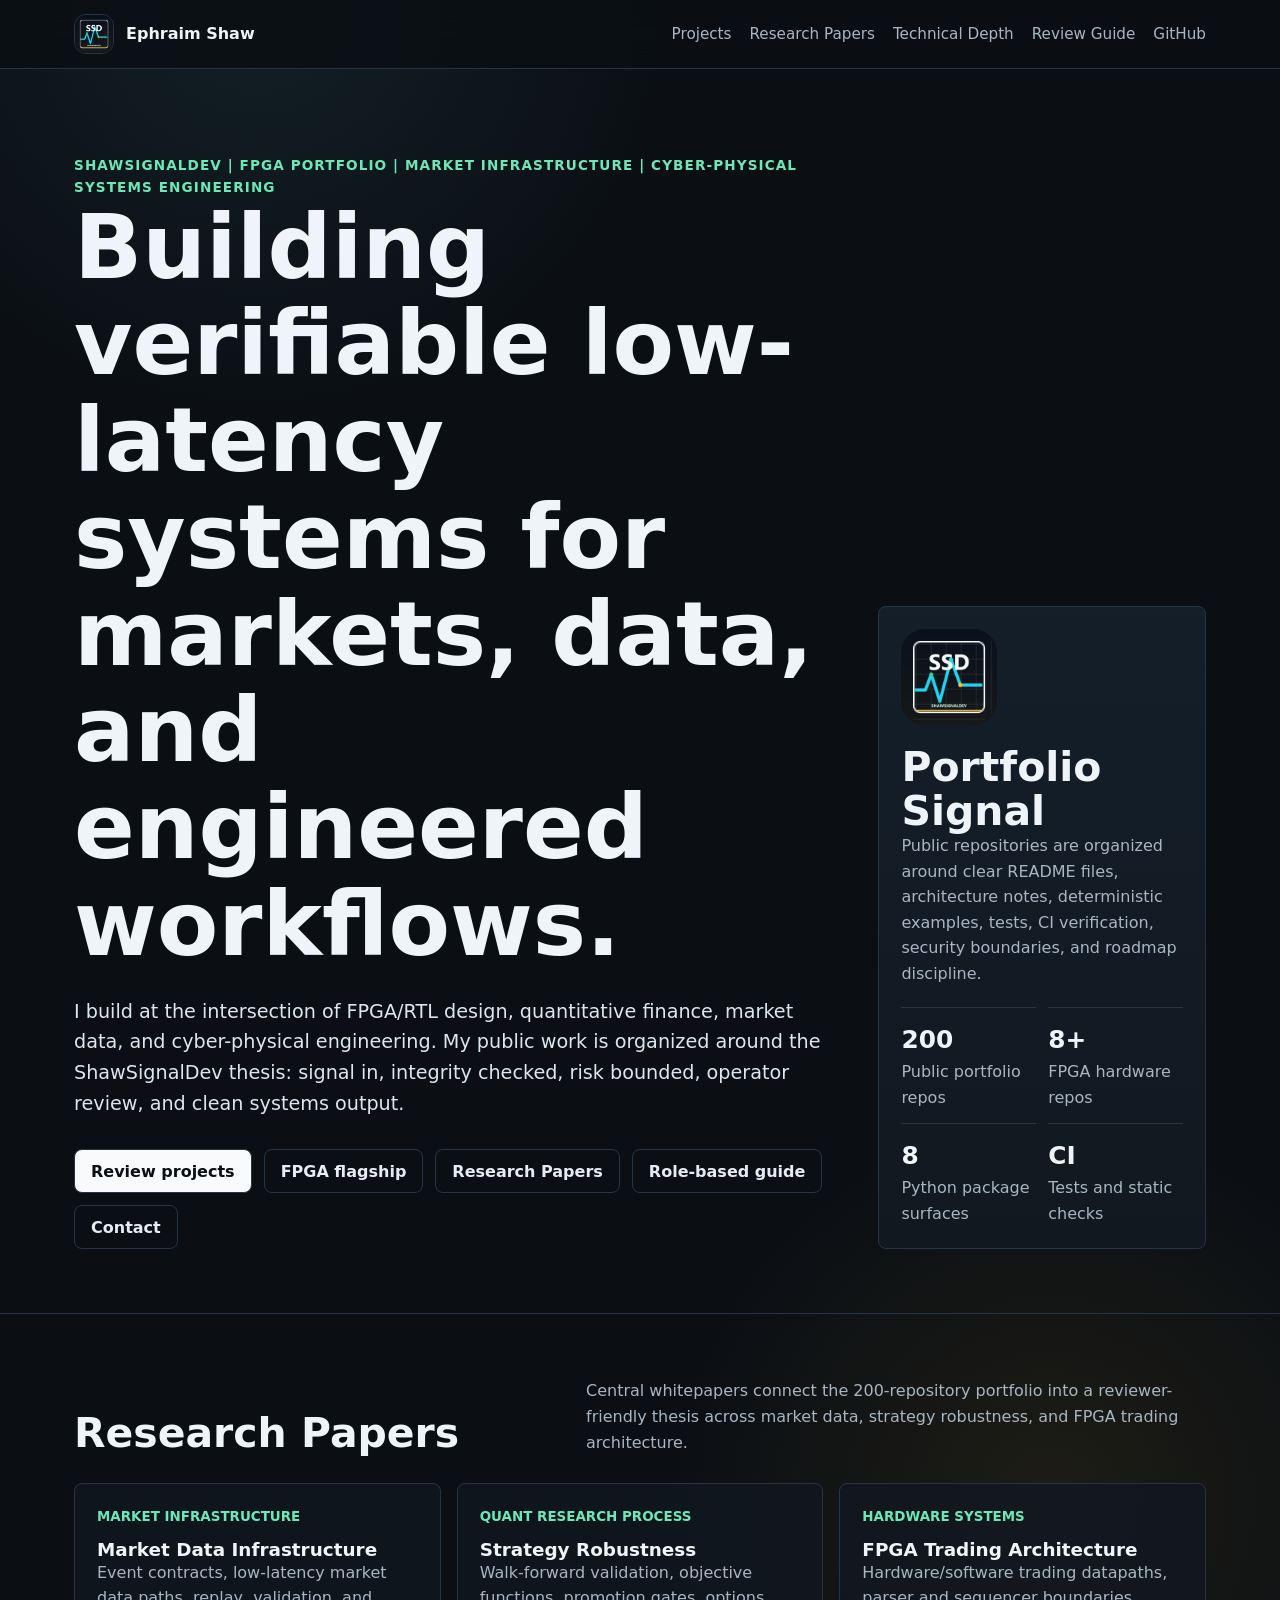
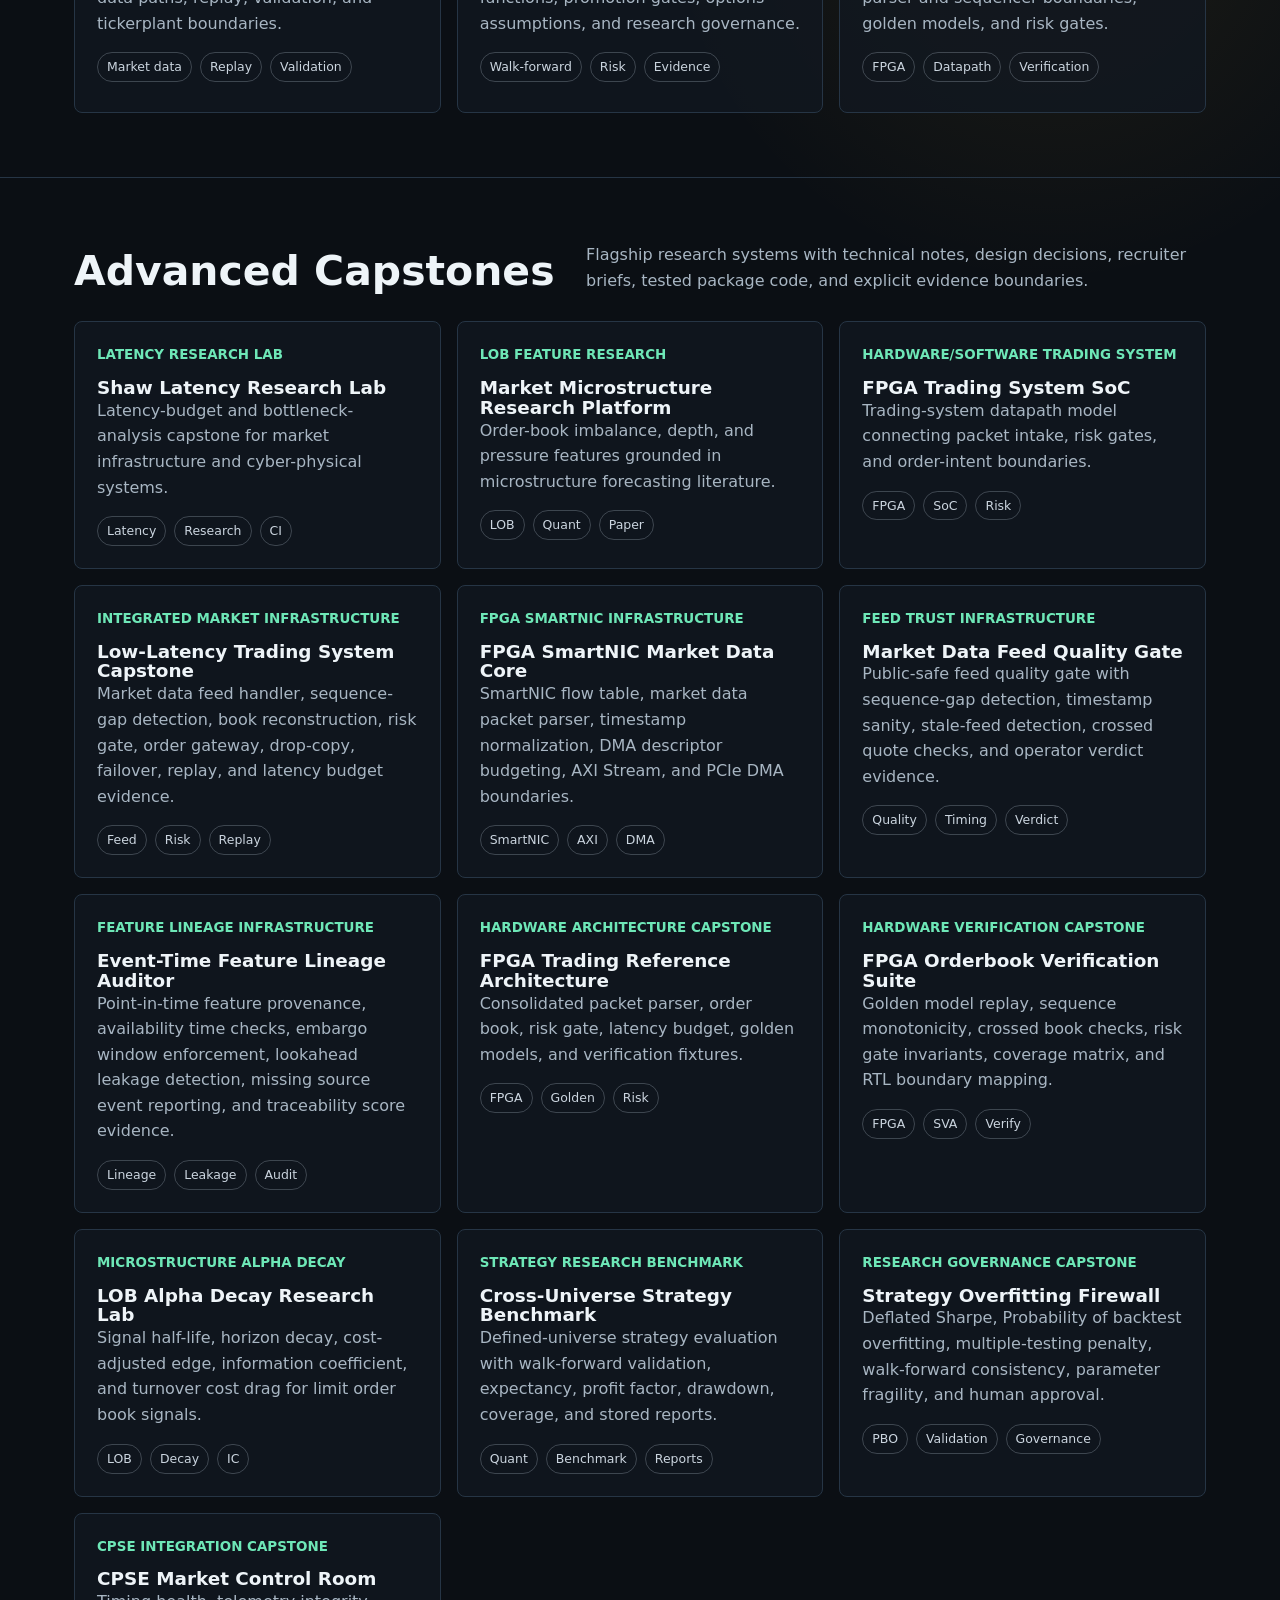
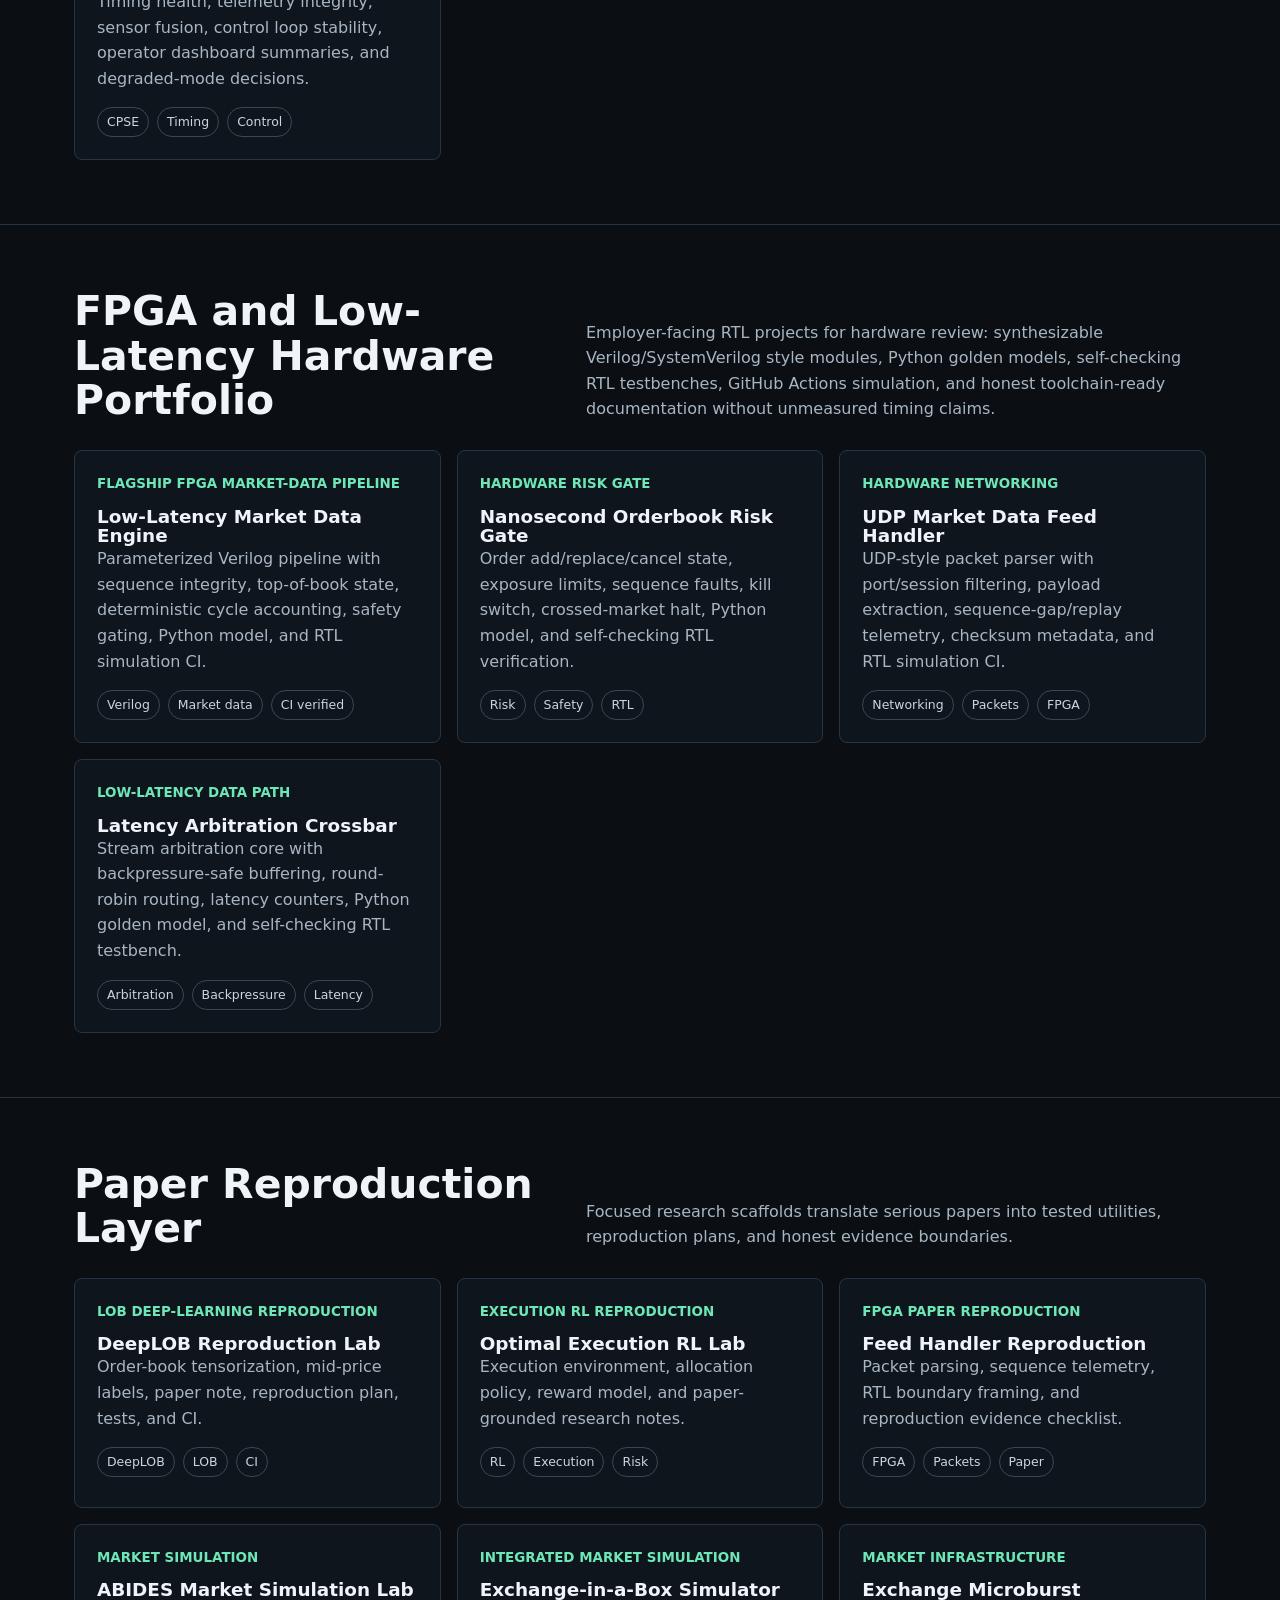
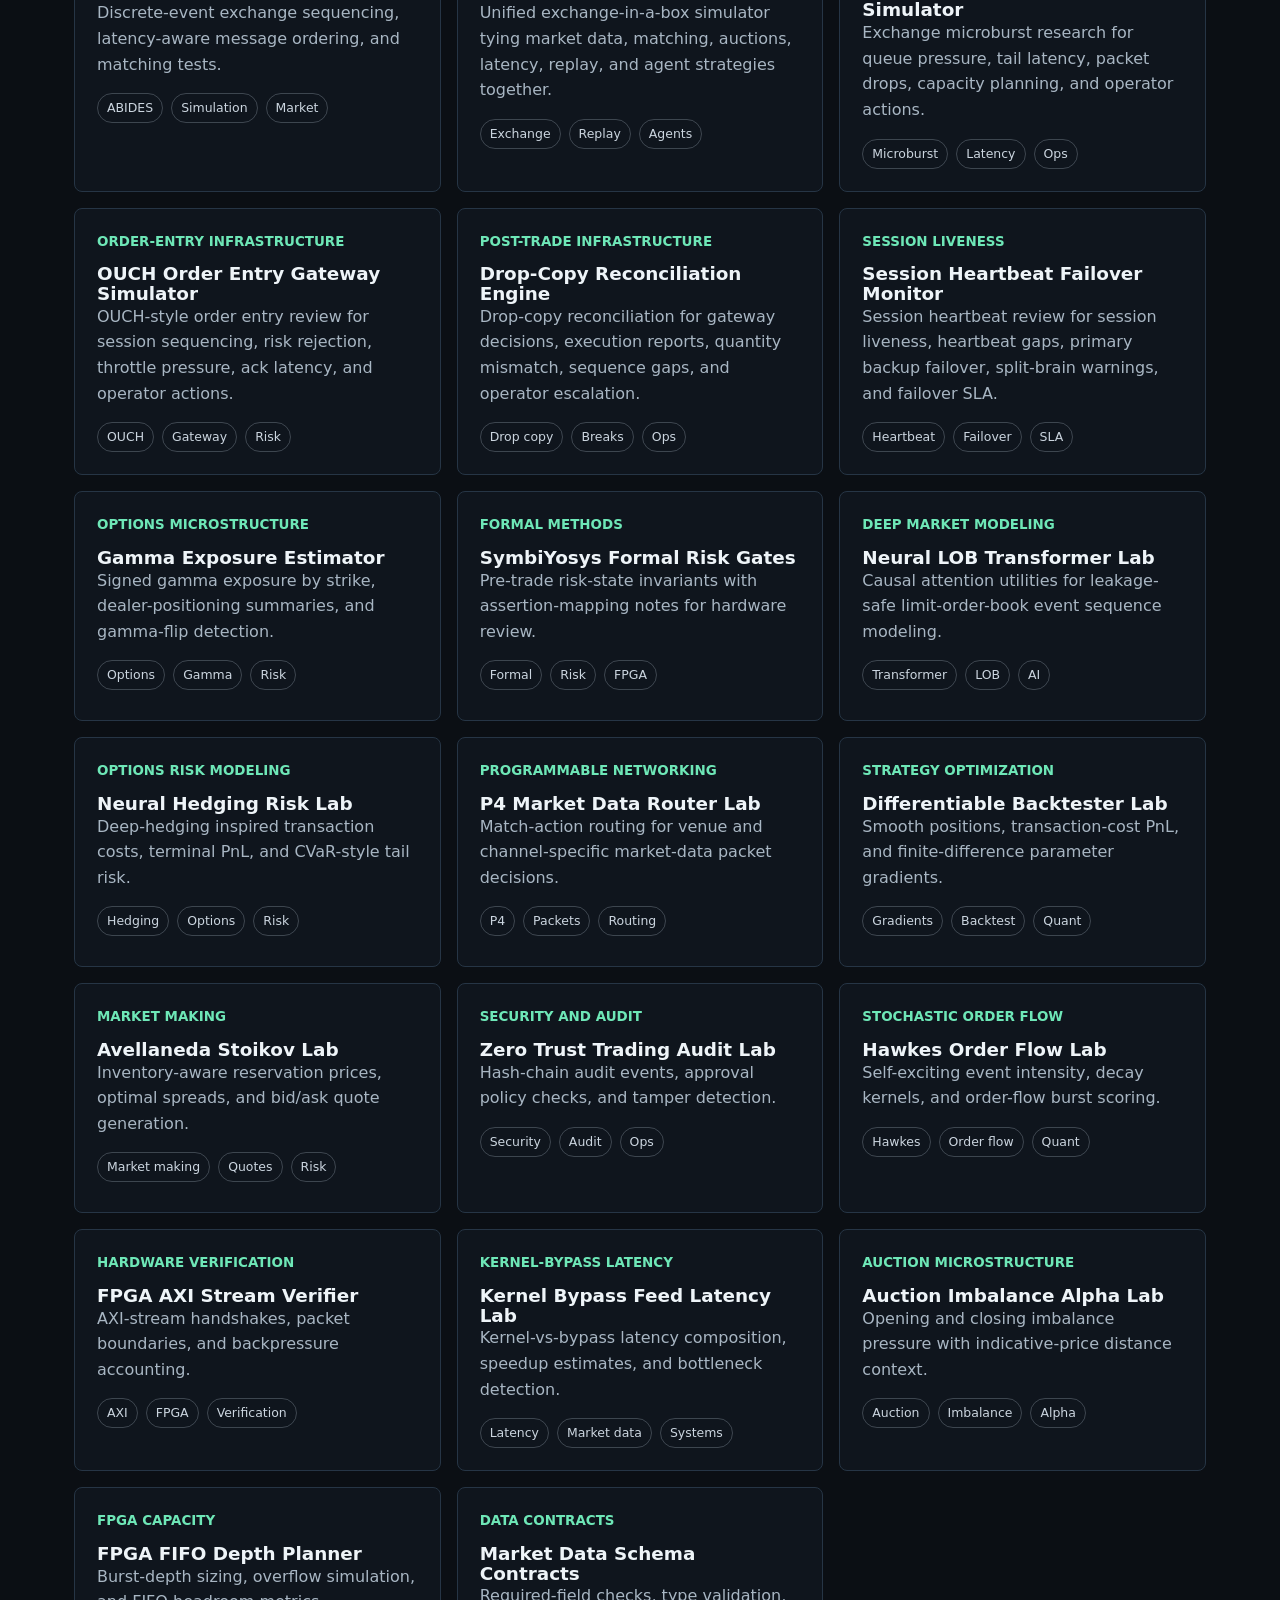
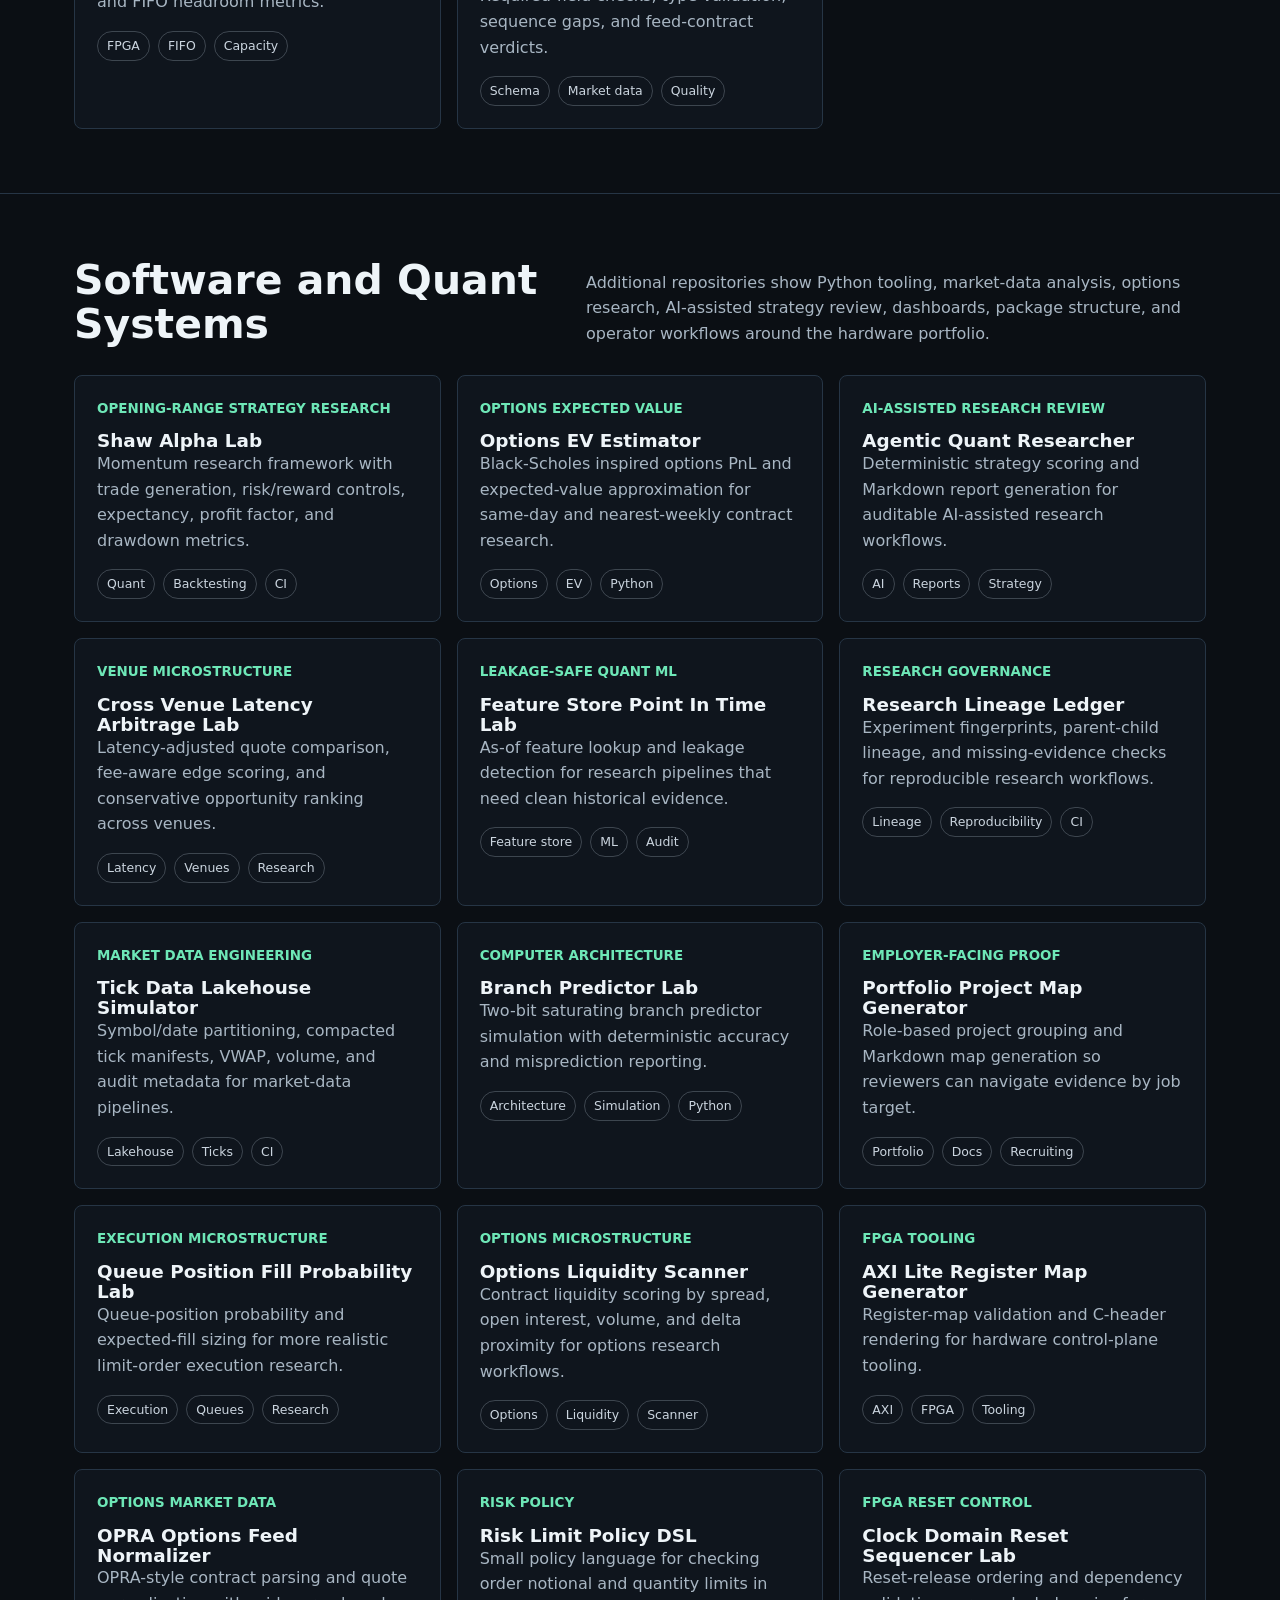
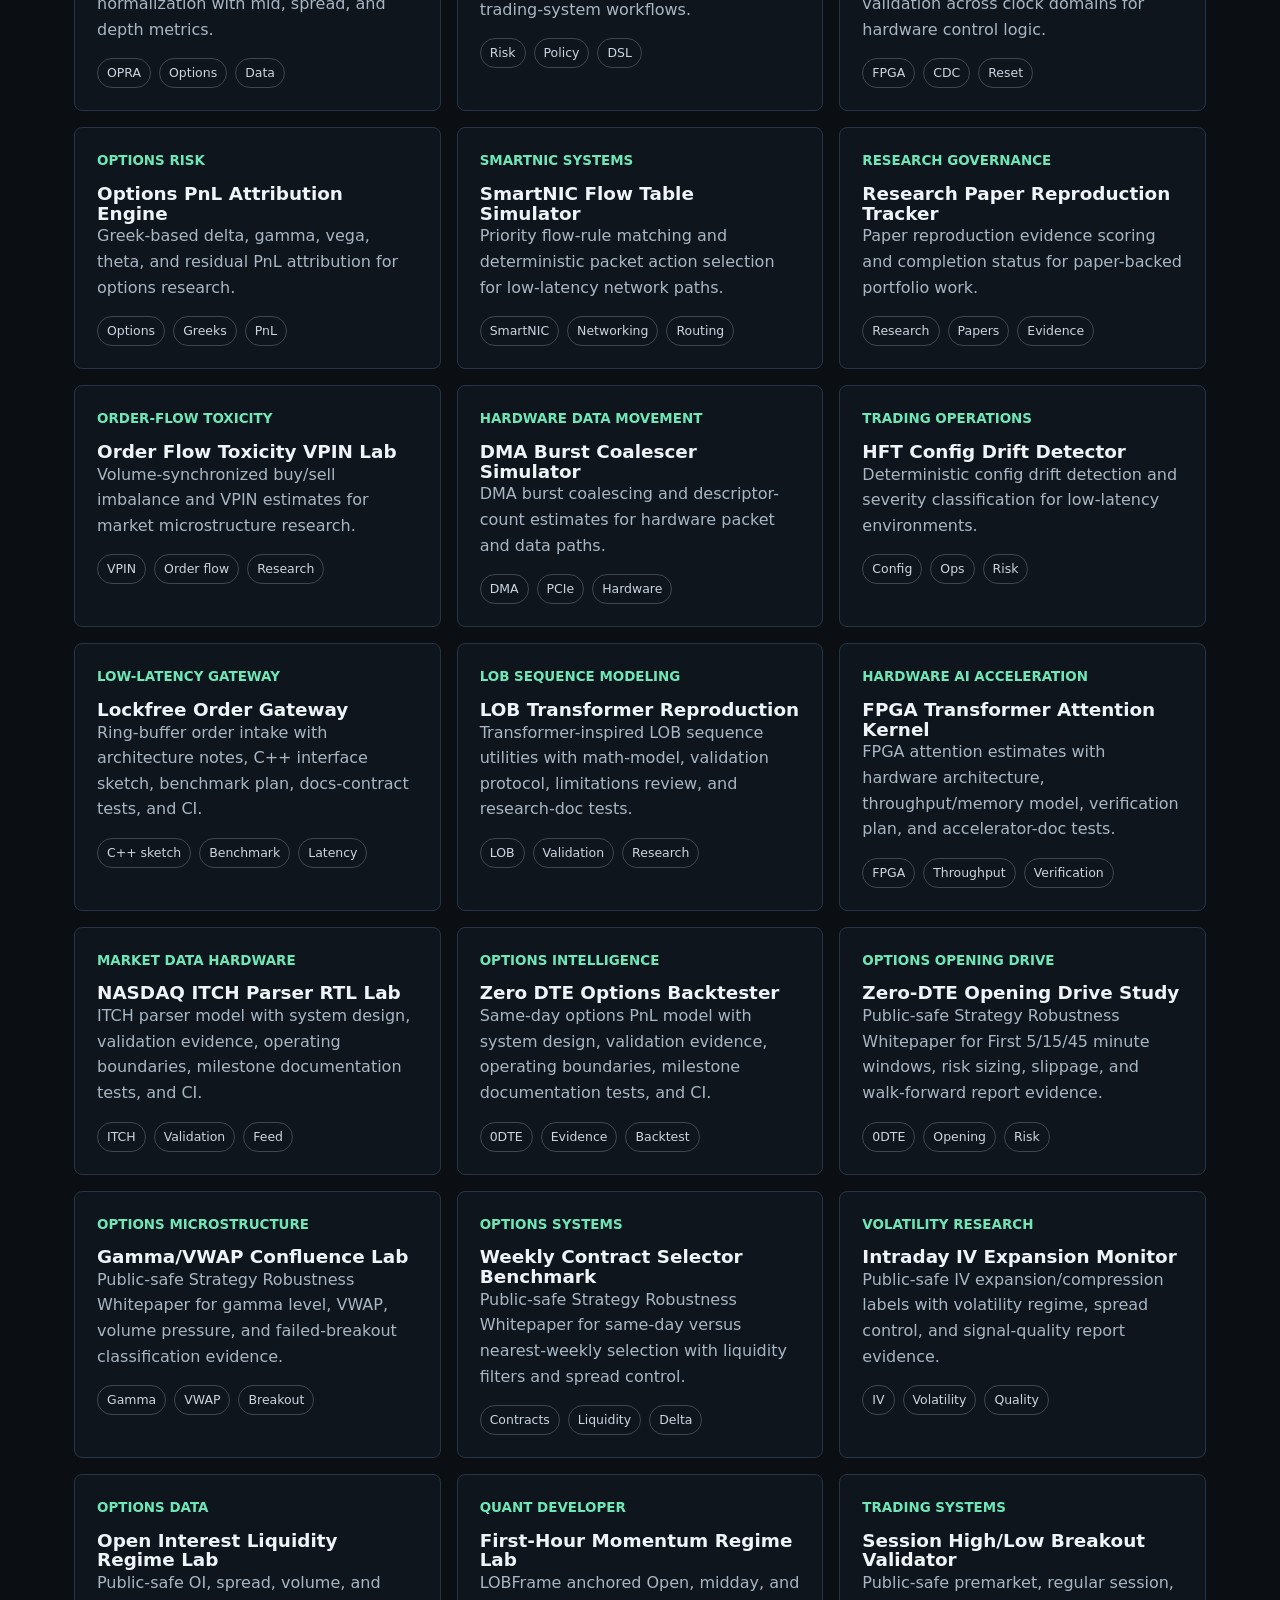
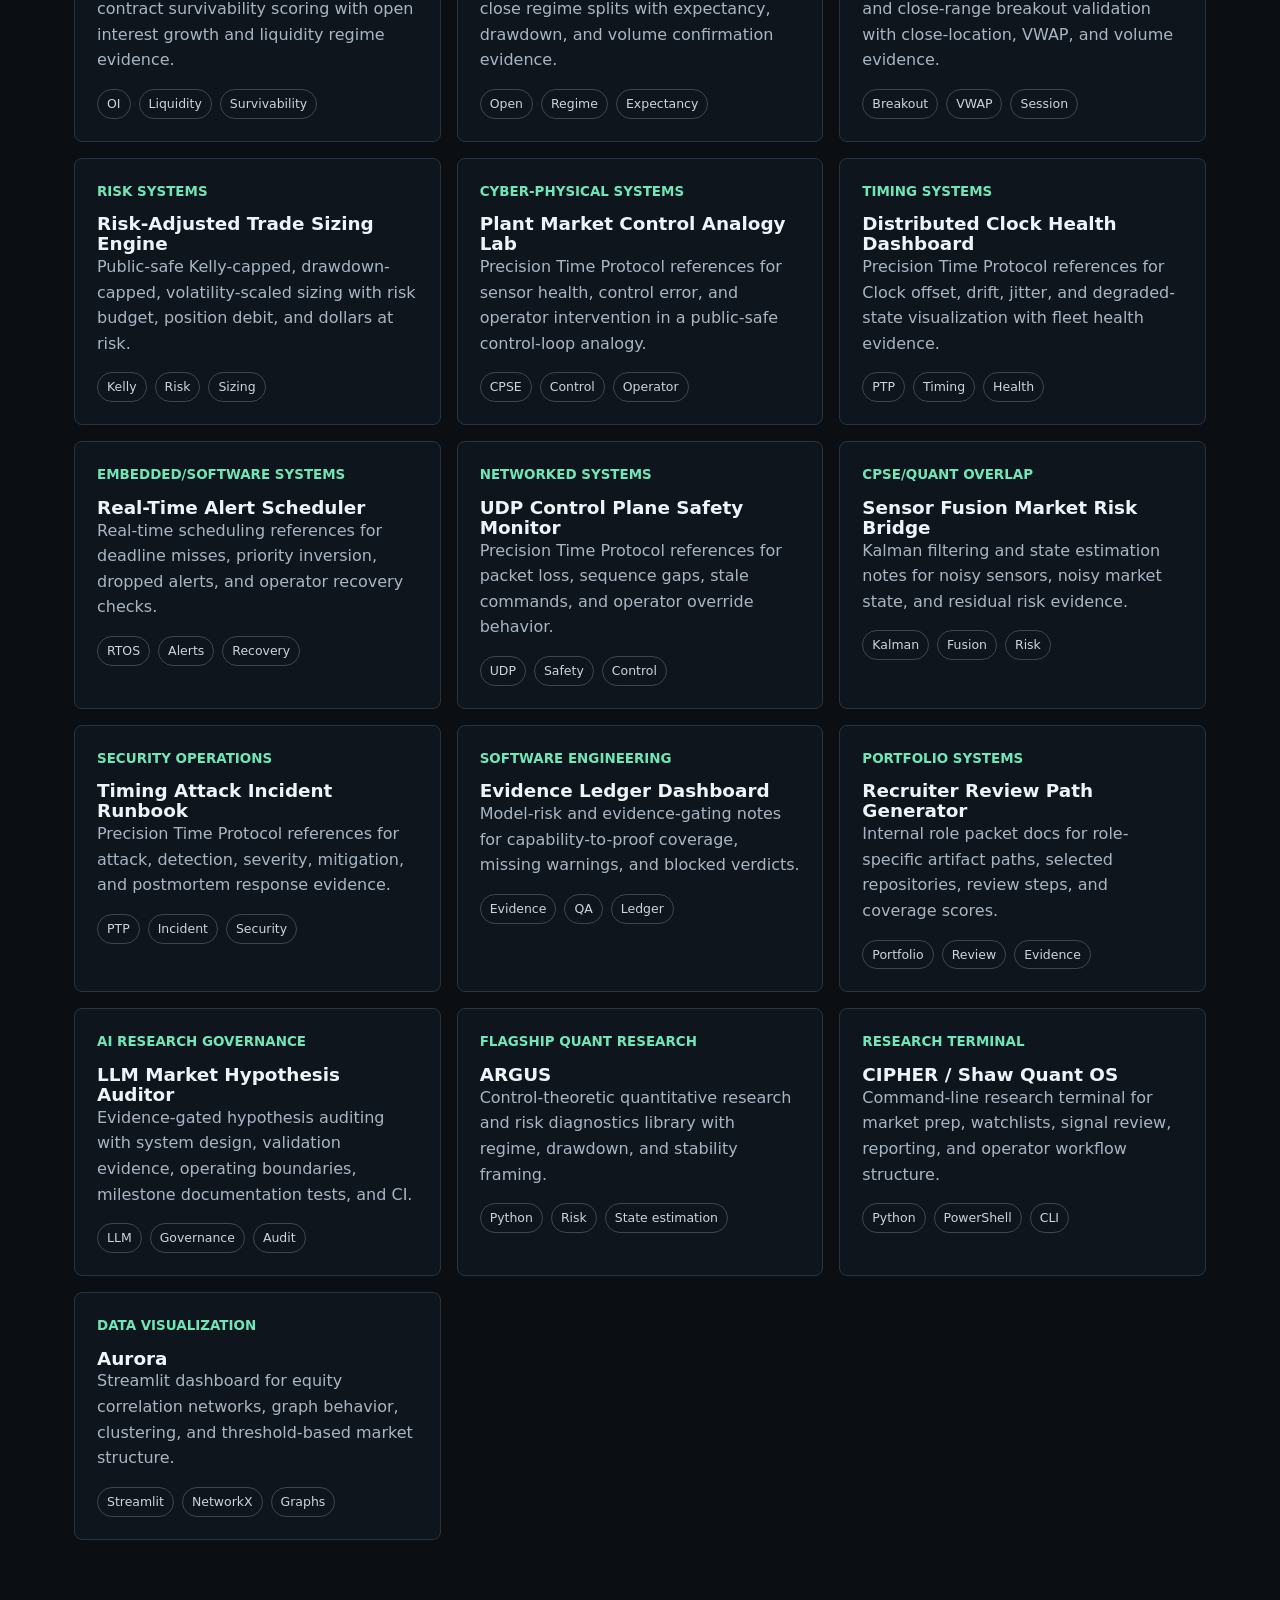
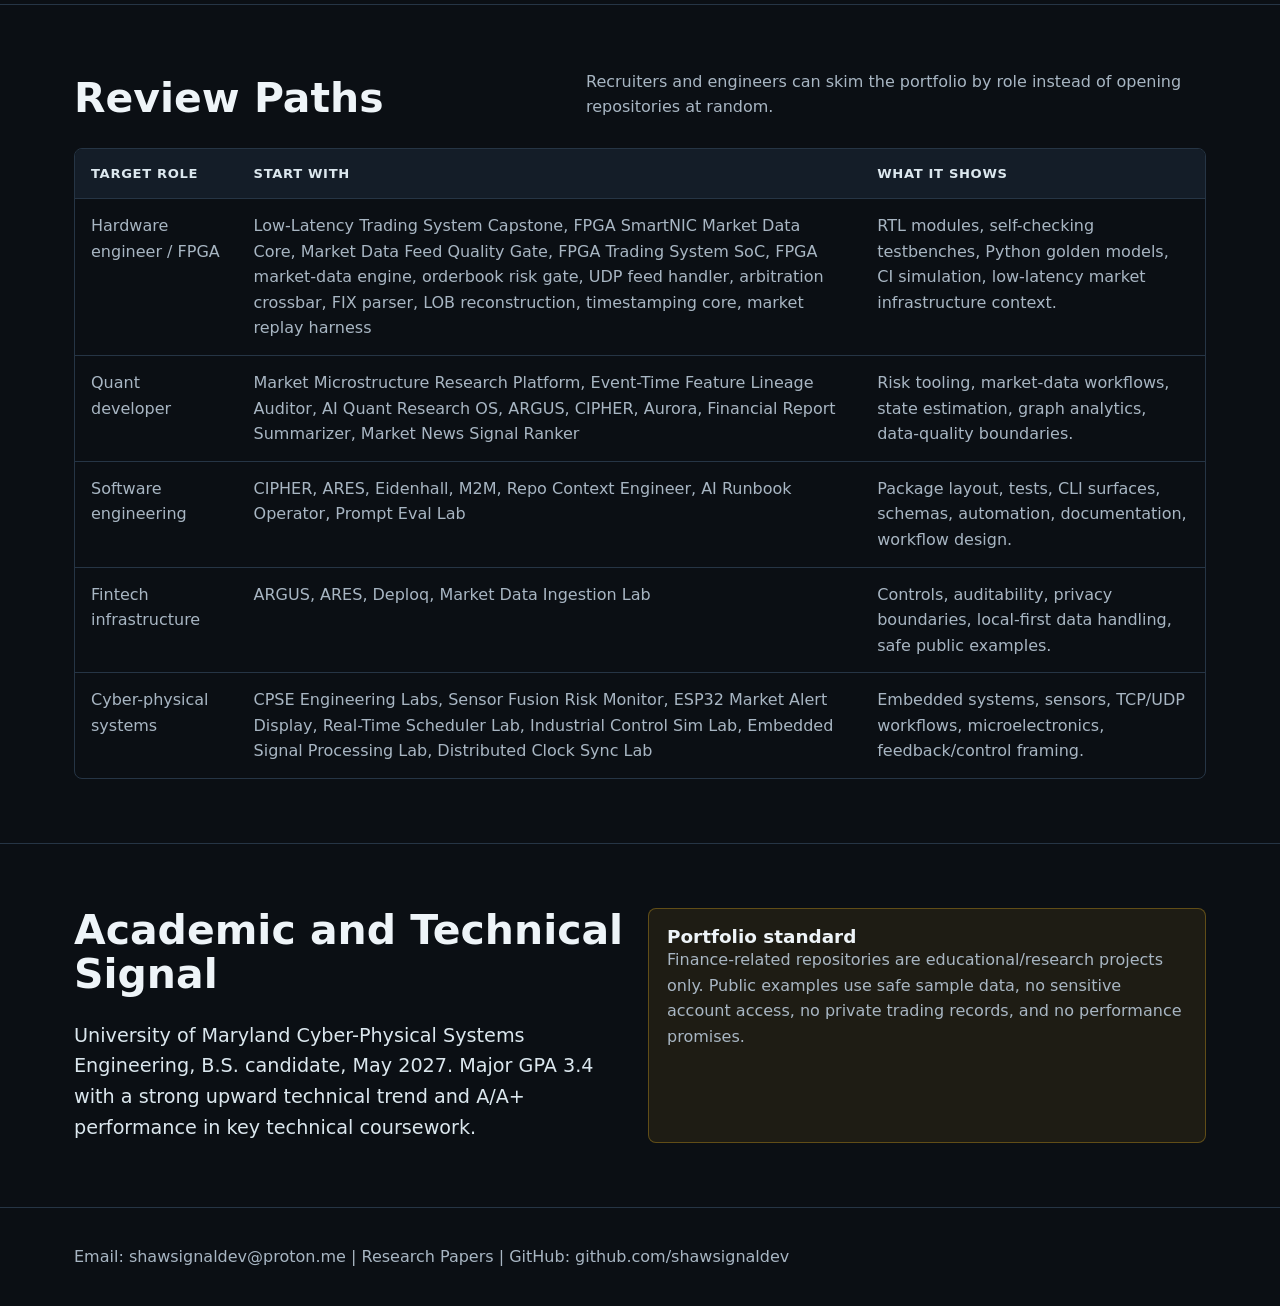
<file: index.html>
<!doctype html>
<html lang="en">
  <head>
    <meta charset="utf-8">
    <meta name="viewport" content="width=device-width, initial-scale=1">
    <meta name="description" content="Ephraim Shaw portfolio: quant systems, market infrastructure, applied AI workflows, data tooling, and cyber-physical systems engineering.">
    <title>Ephraim Shaw | Quant Systems and Cyber-Physical Engineering</title>
    <link rel="icon" href="assets/profile-mark.svg" type="image/svg+xml">
    <link rel="stylesheet" href="assets/styles.css">
  </head>
  <body>
    <header class="site-header">
      <nav class="nav" aria-label="Primary navigation">
        <a class="brand" href="index.html">
          <img src="assets/shawsignaldev-avatar.png" alt="ShawSignalDev avatar mark">
          <span>Ephraim Shaw</span>
        </a>
        <div class="nav-links">
          <a href="projects.html">Projects</a>
          <a href="papers.html">Research Papers</a>
          <a href="technical-depth.html">Technical Depth</a>
          <a href="review-guide.html">Review Guide</a>
          <a href="https://github.com/shawsignaldev">GitHub</a>
        </div>
      </nav>
    </header>

    <main>
      <section class="hero container">
        <div>
          <div class="eyebrow">ShawSignalDev | FPGA Portfolio | Market Infrastructure | Cyber-Physical Systems Engineering</div>
          <h1>Building verifiable low-latency systems for markets, data, and engineered workflows.</h1>
          <p class="lead">I build at the intersection of FPGA/RTL design, quantitative finance, market data, and cyber-physical engineering. My public work is organized around the ShawSignalDev thesis: signal in, integrity checked, risk bounded, operator review, and clean systems output.</p>
          <div class="actions">
            <a class="button primary" href="projects.html">Review projects</a>
            <a class="button secondary" href="https://github.com/shawsignaldev/fpga-low-latency-market-data-engine">FPGA flagship</a>
            <a class="button secondary" href="papers.html">Research Papers</a>
            <a class="button secondary" href="review-guide.html">Role-based guide</a>
            <a class="button secondary" href="mailto:shawsignaldev@proton.me">Contact</a>
          </div>
        </div>
        <aside class="signal-panel" aria-label="Portfolio signal summary">
          <img src="assets/shawsignaldev-avatar.png" alt="">
          <h2>Portfolio Signal</h2>
          <p>Public repositories are organized around clear README files, architecture notes, deterministic examples, tests, CI verification, security boundaries, and roadmap discipline.</p>
          <div class="metric-grid">
            <div class="metric"><strong>200</strong><p>Public portfolio repos</p></div>
            <div class="metric"><strong>8+</strong><p>FPGA hardware repos</p></div>
            <div class="metric"><strong>8</strong><p>Python package surfaces</p></div>
            <div class="metric"><strong>CI</strong><p>Tests and static checks</p></div>
          </div>
        </aside>
      </section>

      <section class="section">
        <div class="container">
          <div class="section-head">
            <h2>Research Papers</h2>
            <p>Central whitepapers connect the 200-repository portfolio into a reviewer-friendly thesis across market data, strategy robustness, and FPGA trading architecture.</p>
          </div>
          <div class="grid cols-3">
            <a class="card featured" href="papers.html">
              <div class="project-meta">Market infrastructure</div>
              <h3>Market Data Infrastructure</h3>
              <p>Event contracts, low-latency market data paths, replay, validation, and tickerplant boundaries.</p>
              <div class="tag-row"><span class="tag">Market data</span><span class="tag">Replay</span><span class="tag">Validation</span></div>
            </a>
            <a class="card featured" href="papers.html">
              <div class="project-meta">Quant research process</div>
              <h3>Strategy Robustness</h3>
              <p>Walk-forward validation, objective functions, promotion gates, options assumptions, and research governance.</p>
              <div class="tag-row"><span class="tag">Walk-forward</span><span class="tag">Risk</span><span class="tag">Evidence</span></div>
            </a>
            <a class="card featured" href="papers.html">
              <div class="project-meta">Hardware systems</div>
              <h3>FPGA Trading Architecture</h3>
              <p>Hardware/software trading datapaths, parser and sequencer boundaries, golden models, and risk gates.</p>
              <div class="tag-row"><span class="tag">FPGA</span><span class="tag">Datapath</span><span class="tag">Verification</span></div>
            </a>
          </div>
        </div>
      </section>

      <section class="section">
        <div class="container">
          <div class="section-head">
            <h2>Advanced Capstones</h2>
            <p>Flagship research systems with technical notes, design decisions, recruiter briefs, tested package code, and explicit evidence boundaries.</p>
          </div>
          <div class="grid cols-3">
            <a class="card featured" href="https://github.com/shawsignaldev/shaw-latency-research-lab">
              <div class="project-meta">Latency research lab</div>
              <h3>Shaw Latency Research Lab</h3>
              <p>Latency-budget and bottleneck-analysis capstone for market infrastructure and cyber-physical systems.</p>
              <div class="tag-row"><span class="tag">Latency</span><span class="tag">Research</span><span class="tag">CI</span></div>
            </a>
            <a class="card featured" href="https://github.com/shawsignaldev/market-microstructure-research-platform">
              <div class="project-meta">LOB feature research</div>
              <h3>Market Microstructure Research Platform</h3>
              <p>Order-book imbalance, depth, and pressure features grounded in microstructure forecasting literature.</p>
              <div class="tag-row"><span class="tag">LOB</span><span class="tag">Quant</span><span class="tag">Paper</span></div>
            </a>
            <a class="card featured" href="https://github.com/shawsignaldev/fpga-trading-system-soc">
              <div class="project-meta">Hardware/software trading system</div>
              <h3>FPGA Trading System SoC</h3>
              <p>Trading-system datapath model connecting packet intake, risk gates, and order-intent boundaries.</p>
              <div class="tag-row"><span class="tag">FPGA</span><span class="tag">SoC</span><span class="tag">Risk</span></div>
            </a>
            <a class="card featured" href="https://github.com/shawsignaldev/low-latency-trading-system-capstone">
              <div class="project-meta">Integrated market infrastructure</div>
              <h3>Low-Latency Trading System Capstone</h3>
              <p>Market data feed handler, sequence-gap detection, book reconstruction, risk gate, order gateway, drop-copy, failover, replay, and latency budget evidence.</p>
              <div class="tag-row"><span class="tag">Feed</span><span class="tag">Risk</span><span class="tag">Replay</span></div>
            </a>
            <a class="card featured" href="https://github.com/shawsignaldev/fpga-smartnic-market-data-core">
              <div class="project-meta">FPGA SmartNIC infrastructure</div>
              <h3>FPGA SmartNIC Market Data Core</h3>
              <p>SmartNIC flow table, market data packet parser, timestamp normalization, DMA descriptor budgeting, AXI Stream, and PCIe DMA boundaries.</p>
              <div class="tag-row"><span class="tag">SmartNIC</span><span class="tag">AXI</span><span class="tag">DMA</span></div>
            </a>
            <a class="card featured" href="https://github.com/shawsignaldev/market-data-feed-quality-gate">
              <div class="project-meta">Feed trust infrastructure</div>
              <h3>Market Data Feed Quality Gate</h3>
              <p>Public-safe feed quality gate with sequence-gap detection, timestamp sanity, stale-feed detection, crossed quote checks, and operator verdict evidence.</p>
              <div class="tag-row"><span class="tag">Quality</span><span class="tag">Timing</span><span class="tag">Verdict</span></div>
            </a>
            <a class="card featured" href="https://github.com/shawsignaldev/event-time-feature-lineage-auditor">
              <div class="project-meta">Feature lineage infrastructure</div>
              <h3>Event-Time Feature Lineage Auditor</h3>
              <p>Point-in-time feature provenance, availability time checks, embargo window enforcement, lookahead leakage detection, missing source event reporting, and traceability score evidence.</p>
              <div class="tag-row"><span class="tag">Lineage</span><span class="tag">Leakage</span><span class="tag">Audit</span></div>
            </a>
            <a class="card featured" href="https://github.com/shawsignaldev/fpga-trading-reference-architecture">
              <div class="project-meta">Hardware architecture capstone</div>
              <h3>FPGA Trading Reference Architecture</h3>
              <p>Consolidated packet parser, order book, risk gate, latency budget, golden models, and verification fixtures.</p>
              <div class="tag-row"><span class="tag">FPGA</span><span class="tag">Golden</span><span class="tag">Risk</span></div>
            </a>
            <a class="card featured" href="https://github.com/shawsignaldev/fpga-orderbook-verification-suite">
              <div class="project-meta">Hardware verification capstone</div>
              <h3>FPGA Orderbook Verification Suite</h3>
              <p>Golden model replay, sequence monotonicity, crossed book checks, risk gate invariants, coverage matrix, and RTL boundary mapping.</p>
              <div class="tag-row"><span class="tag">FPGA</span><span class="tag">SVA</span><span class="tag">Verify</span></div>
            </a>
            <a class="card featured" href="https://github.com/shawsignaldev/lob-alpha-decay-research-lab">
              <div class="project-meta">Microstructure alpha decay</div>
              <h3>LOB Alpha Decay Research Lab</h3>
              <p>Signal half-life, horizon decay, cost-adjusted edge, information coefficient, and turnover cost drag for limit order book signals.</p>
              <div class="tag-row"><span class="tag">LOB</span><span class="tag">Decay</span><span class="tag">IC</span></div>
            </a>
            <a class="card featured" href="https://github.com/shawsignaldev/cross-universe-strategy-benchmark">
              <div class="project-meta">Strategy research benchmark</div>
              <h3>Cross-Universe Strategy Benchmark</h3>
              <p>Defined-universe strategy evaluation with walk-forward validation, expectancy, profit factor, drawdown, coverage, and stored reports.</p>
              <div class="tag-row"><span class="tag">Quant</span><span class="tag">Benchmark</span><span class="tag">Reports</span></div>
            </a>
            <a class="card featured" href="https://github.com/shawsignaldev/strategy-overfitting-firewall">
              <div class="project-meta">Research governance capstone</div>
              <h3>Strategy Overfitting Firewall</h3>
              <p>Deflated Sharpe, Probability of backtest overfitting, multiple-testing penalty, walk-forward consistency, parameter fragility, and human approval.</p>
              <div class="tag-row"><span class="tag">PBO</span><span class="tag">Validation</span><span class="tag">Governance</span></div>
            </a>
            <a class="card featured" href="https://github.com/shawsignaldev/cpse-market-control-room">
              <div class="project-meta">CPSE integration capstone</div>
              <h3>CPSE Market Control Room</h3>
              <p>Timing health, telemetry integrity, sensor fusion, control loop stability, operator dashboard summaries, and degraded-mode decisions.</p>
              <div class="tag-row"><span class="tag">CPSE</span><span class="tag">Timing</span><span class="tag">Control</span></div>
            </a>
          </div>
        </div>
      </section>

      <section class="section">
        <div class="container">
          <div class="section-head">
            <h2>FPGA and Low-Latency Hardware Portfolio</h2>
            <p>Employer-facing RTL projects for hardware review: synthesizable Verilog/SystemVerilog style modules, Python golden models, self-checking RTL testbenches, GitHub Actions simulation, and honest toolchain-ready documentation without unmeasured timing claims.</p>
          </div>
          <div class="grid cols-3">
            <a class="card featured" href="https://github.com/shawsignaldev/fpga-low-latency-market-data-engine">
              <div class="project-meta">Flagship FPGA market-data pipeline</div>
              <h3>Low-Latency Market Data Engine</h3>
              <p>Parameterized Verilog pipeline with sequence integrity, top-of-book state, deterministic cycle accounting, safety gating, Python model, and RTL simulation CI.</p>
              <div class="tag-row"><span class="tag">Verilog</span><span class="tag">Market data</span><span class="tag">CI verified</span></div>
            </a>
            <a class="card featured" href="https://github.com/shawsignaldev/fpga-nanosecond-orderbook-risk-gate">
              <div class="project-meta">Hardware risk gate</div>
              <h3>Nanosecond Orderbook Risk Gate</h3>
              <p>Order add/replace/cancel state, exposure limits, sequence faults, kill switch, crossed-market halt, Python model, and self-checking RTL verification.</p>
              <div class="tag-row"><span class="tag">Risk</span><span class="tag">Safety</span><span class="tag">RTL</span></div>
            </a>
            <a class="card featured" href="https://github.com/shawsignaldev/fpga-udp-market-data-feed-handler">
              <div class="project-meta">Hardware networking</div>
              <h3>UDP Market Data Feed Handler</h3>
              <p>UDP-style packet parser with port/session filtering, payload extraction, sequence-gap/replay telemetry, checksum metadata, and RTL simulation CI.</p>
              <div class="tag-row"><span class="tag">Networking</span><span class="tag">Packets</span><span class="tag">FPGA</span></div>
            </a>
            <a class="card featured" href="https://github.com/shawsignaldev/fpga-latency-arbitration-crossbar">
              <div class="project-meta">Low-latency data path</div>
              <h3>Latency Arbitration Crossbar</h3>
              <p>Stream arbitration core with backpressure-safe buffering, round-robin routing, latency counters, Python golden model, and self-checking RTL testbench.</p>
              <div class="tag-row"><span class="tag">Arbitration</span><span class="tag">Backpressure</span><span class="tag">Latency</span></div>
            </a>
          </div>
        </div>
      </section>

      <section class="section">
        <div class="container">
          <div class="section-head">
            <h2>Paper Reproduction Layer</h2>
            <p>Focused research scaffolds translate serious papers into tested utilities, reproduction plans, and honest evidence boundaries.</p>
          </div>
          <div class="grid cols-3">
            <a class="card featured" href="https://github.com/shawsignaldev/deeplob-reproduction-lab">
              <div class="project-meta">LOB deep-learning reproduction</div>
              <h3>DeepLOB Reproduction Lab</h3>
              <p>Order-book tensorization, mid-price labels, paper note, reproduction plan, tests, and CI.</p>
              <div class="tag-row"><span class="tag">DeepLOB</span><span class="tag">LOB</span><span class="tag">CI</span></div>
            </a>
            <a class="card featured" href="https://github.com/shawsignaldev/optimal-execution-rl-lab">
              <div class="project-meta">Execution RL reproduction</div>
              <h3>Optimal Execution RL Lab</h3>
              <p>Execution environment, allocation policy, reward model, and paper-grounded research notes.</p>
              <div class="tag-row"><span class="tag">RL</span><span class="tag">Execution</span><span class="tag">Risk</span></div>
            </a>
            <a class="card featured" href="https://github.com/shawsignaldev/fpga-feed-handler-paper-reproduction">
              <div class="project-meta">FPGA paper reproduction</div>
              <h3>Feed Handler Reproduction</h3>
              <p>Packet parsing, sequence telemetry, RTL boundary framing, and reproduction evidence checklist.</p>
              <div class="tag-row"><span class="tag">FPGA</span><span class="tag">Packets</span><span class="tag">Paper</span></div>
            </a>
            <a class="card featured" href="https://github.com/shawsignaldev/abides-market-sim-lab">
              <div class="project-meta">Market simulation</div>
              <h3>ABIDES Market Simulation Lab</h3>
              <p>Discrete-event exchange sequencing, latency-aware message ordering, and matching tests.</p>
              <div class="tag-row"><span class="tag">ABIDES</span><span class="tag">Simulation</span><span class="tag">Market</span></div>
            </a>
            <a class="card featured" href="https://github.com/shawsignaldev/exchange-in-a-box-simulator">
              <div class="project-meta">Integrated market simulation</div>
              <h3>Exchange-in-a-Box Simulator</h3>
              <p>Unified exchange-in-a-box simulator tying market data, matching, auctions, latency, replay, and agent strategies together.</p>
              <div class="tag-row"><span class="tag">Exchange</span><span class="tag">Replay</span><span class="tag">Agents</span></div>
            </a>
            <a class="card featured" href="https://github.com/shawsignaldev/exchange-microburst-simulator">
              <div class="project-meta">Market infrastructure</div>
              <h3>Exchange Microburst Simulator</h3>
              <p>Exchange microburst research for queue pressure, tail latency, packet drops, capacity planning, and operator actions.</p>
              <div class="tag-row"><span class="tag">Microburst</span><span class="tag">Latency</span><span class="tag">Ops</span></div>
            </a>
            <a class="card featured" href="https://github.com/shawsignaldev/ouch-order-entry-gateway-simulator">
              <div class="project-meta">Order-entry infrastructure</div>
              <h3>OUCH Order Entry Gateway Simulator</h3>
              <p>OUCH-style order entry review for session sequencing, risk rejection, throttle pressure, ack latency, and operator actions.</p>
              <div class="tag-row"><span class="tag">OUCH</span><span class="tag">Gateway</span><span class="tag">Risk</span></div>
            </a>
            <a class="card featured" href="https://github.com/shawsignaldev/drop-copy-reconciliation-engine">
              <div class="project-meta">Post-trade infrastructure</div>
              <h3>Drop-Copy Reconciliation Engine</h3>
              <p>Drop-copy reconciliation for gateway decisions, execution reports, quantity mismatch, sequence gaps, and operator escalation.</p>
              <div class="tag-row"><span class="tag">Drop copy</span><span class="tag">Breaks</span><span class="tag">Ops</span></div>
            </a>
            <a class="card featured" href="https://github.com/shawsignaldev/session-heartbeat-failover-monitor">
              <div class="project-meta">Session liveness</div>
              <h3>Session Heartbeat Failover Monitor</h3>
              <p>Session heartbeat review for session liveness, heartbeat gaps, primary backup failover, split-brain warnings, and failover SLA.</p>
              <div class="tag-row"><span class="tag">Heartbeat</span><span class="tag">Failover</span><span class="tag">SLA</span></div>
            </a>
            <a class="card featured" href="https://github.com/shawsignaldev/gamma-exposure-estimator">
              <div class="project-meta">Options microstructure</div>
              <h3>Gamma Exposure Estimator</h3>
              <p>Signed gamma exposure by strike, dealer-positioning summaries, and gamma-flip detection.</p>
              <div class="tag-row"><span class="tag">Options</span><span class="tag">Gamma</span><span class="tag">Risk</span></div>
            </a>
            <a class="card featured" href="https://github.com/shawsignaldev/symbiyosys-formal-risk-gates">
              <div class="project-meta">Formal methods</div>
              <h3>SymbiYosys Formal Risk Gates</h3>
              <p>Pre-trade risk-state invariants with assertion-mapping notes for hardware review.</p>
              <div class="tag-row"><span class="tag">Formal</span><span class="tag">Risk</span><span class="tag">FPGA</span></div>
            </a>
            <a class="card featured" href="https://github.com/shawsignaldev/neural-lob-transformer-lab">
              <div class="project-meta">Deep market modeling</div>
              <h3>Neural LOB Transformer Lab</h3>
              <p>Causal attention utilities for leakage-safe limit-order-book event sequence modeling.</p>
              <div class="tag-row"><span class="tag">Transformer</span><span class="tag">LOB</span><span class="tag">AI</span></div>
            </a>
            <a class="card featured" href="https://github.com/shawsignaldev/neural-hedging-risk-lab">
              <div class="project-meta">Options risk modeling</div>
              <h3>Neural Hedging Risk Lab</h3>
              <p>Deep-hedging inspired transaction costs, terminal PnL, and CVaR-style tail risk.</p>
              <div class="tag-row"><span class="tag">Hedging</span><span class="tag">Options</span><span class="tag">Risk</span></div>
            </a>
            <a class="card featured" href="https://github.com/shawsignaldev/p4-market-data-router-lab">
              <div class="project-meta">Programmable networking</div>
              <h3>P4 Market Data Router Lab</h3>
              <p>Match-action routing for venue and channel-specific market-data packet decisions.</p>
              <div class="tag-row"><span class="tag">P4</span><span class="tag">Packets</span><span class="tag">Routing</span></div>
            </a>
            <a class="card featured" href="https://github.com/shawsignaldev/differentiable-backtester-lab">
              <div class="project-meta">Strategy optimization</div>
              <h3>Differentiable Backtester Lab</h3>
              <p>Smooth positions, transaction-cost PnL, and finite-difference parameter gradients.</p>
              <div class="tag-row"><span class="tag">Gradients</span><span class="tag">Backtest</span><span class="tag">Quant</span></div>
            </a>
            <a class="card featured" href="https://github.com/shawsignaldev/avellaneda-stoikov-mm-lab">
              <div class="project-meta">Market making</div>
              <h3>Avellaneda Stoikov Lab</h3>
              <p>Inventory-aware reservation prices, optimal spreads, and bid/ask quote generation.</p>
              <div class="tag-row"><span class="tag">Market making</span><span class="tag">Quotes</span><span class="tag">Risk</span></div>
            </a>
            <a class="card featured" href="https://github.com/shawsignaldev/zero-trust-trading-audit-lab">
              <div class="project-meta">Security and audit</div>
              <h3>Zero Trust Trading Audit Lab</h3>
              <p>Hash-chain audit events, approval policy checks, and tamper detection.</p>
              <div class="tag-row"><span class="tag">Security</span><span class="tag">Audit</span><span class="tag">Ops</span></div>
            </a>
            <a class="card featured" href="https://github.com/shawsignaldev/hawkes-order-flow-lab">
              <div class="project-meta">Stochastic order flow</div>
              <h3>Hawkes Order Flow Lab</h3>
              <p>Self-exciting event intensity, decay kernels, and order-flow burst scoring.</p>
              <div class="tag-row"><span class="tag">Hawkes</span><span class="tag">Order flow</span><span class="tag">Quant</span></div>
            </a>
            <a class="card featured" href="https://github.com/shawsignaldev/fpga-axi-stream-verifier">
              <div class="project-meta">Hardware verification</div>
              <h3>FPGA AXI Stream Verifier</h3>
              <p>AXI-stream handshakes, packet boundaries, and backpressure accounting.</p>
              <div class="tag-row"><span class="tag">AXI</span><span class="tag">FPGA</span><span class="tag">Verification</span></div>
            </a>
            <a class="card featured" href="https://github.com/shawsignaldev/kernel-bypass-feed-latency-lab">
              <div class="project-meta">Kernel-bypass latency</div>
              <h3>Kernel Bypass Feed Latency Lab</h3>
              <p>Kernel-vs-bypass latency composition, speedup estimates, and bottleneck detection.</p>
              <div class="tag-row"><span class="tag">Latency</span><span class="tag">Market data</span><span class="tag">Systems</span></div>
            </a>
            <a class="card featured" href="https://github.com/shawsignaldev/auction-imbalance-alpha-lab">
              <div class="project-meta">Auction microstructure</div>
              <h3>Auction Imbalance Alpha Lab</h3>
              <p>Opening and closing imbalance pressure with indicative-price distance context.</p>
              <div class="tag-row"><span class="tag">Auction</span><span class="tag">Imbalance</span><span class="tag">Alpha</span></div>
            </a>
            <a class="card featured" href="https://github.com/shawsignaldev/fpga-fifo-depth-planner">
              <div class="project-meta">FPGA capacity</div>
              <h3>FPGA FIFO Depth Planner</h3>
              <p>Burst-depth sizing, overflow simulation, and FIFO headroom metrics.</p>
              <div class="tag-row"><span class="tag">FPGA</span><span class="tag">FIFO</span><span class="tag">Capacity</span></div>
            </a>
            <a class="card featured" href="https://github.com/shawsignaldev/market-data-schema-contracts">
              <div class="project-meta">Data contracts</div>
              <h3>Market Data Schema Contracts</h3>
              <p>Required-field checks, type validation, sequence gaps, and feed-contract verdicts.</p>
              <div class="tag-row"><span class="tag">Schema</span><span class="tag">Market data</span><span class="tag">Quality</span></div>
            </a>
          </div>
        </div>
      </section>

      <section class="section">
        <div class="container">
          <div class="section-head">
            <h2>Software and Quant Systems</h2>
            <p>Additional repositories show Python tooling, market-data analysis, options research, AI-assisted strategy review, dashboards, package structure, and operator workflows around the hardware portfolio.</p>
          </div>
          <div class="grid cols-3">
            <a class="card featured" href="https://github.com/shawsignaldev/shaw-alpha-lab">
              <div class="project-meta">Opening-range strategy research</div>
              <h3>Shaw Alpha Lab</h3>
              <p>Momentum research framework with trade generation, risk/reward controls, expectancy, profit factor, and drawdown metrics.</p>
              <div class="tag-row"><span class="tag">Quant</span><span class="tag">Backtesting</span><span class="tag">CI</span></div>
            </a>
            <a class="card featured" href="https://github.com/shawsignaldev/options-ev-estimator">
              <div class="project-meta">Options expected value</div>
              <h3>Options EV Estimator</h3>
              <p>Black-Scholes inspired options PnL and expected-value approximation for same-day and nearest-weekly contract research.</p>
              <div class="tag-row"><span class="tag">Options</span><span class="tag">EV</span><span class="tag">Python</span></div>
            </a>
            <a class="card featured" href="https://github.com/shawsignaldev/agentic-quant-researcher">
              <div class="project-meta">AI-assisted research review</div>
              <h3>Agentic Quant Researcher</h3>
              <p>Deterministic strategy scoring and Markdown report generation for auditable AI-assisted research workflows.</p>
              <div class="tag-row"><span class="tag">AI</span><span class="tag">Reports</span><span class="tag">Strategy</span></div>
            </a>
            <a class="card featured" href="https://github.com/shawsignaldev/cross-venue-latency-arbitrage-lab">
              <div class="project-meta">Venue microstructure</div>
              <h3>Cross Venue Latency Arbitrage Lab</h3>
              <p>Latency-adjusted quote comparison, fee-aware edge scoring, and conservative opportunity ranking across venues.</p>
              <div class="tag-row"><span class="tag">Latency</span><span class="tag">Venues</span><span class="tag">Research</span></div>
            </a>
            <a class="card featured" href="https://github.com/shawsignaldev/feature-store-point-in-time-lab">
              <div class="project-meta">Leakage-safe quant ML</div>
              <h3>Feature Store Point In Time Lab</h3>
              <p>As-of feature lookup and leakage detection for research pipelines that need clean historical evidence.</p>
              <div class="tag-row"><span class="tag">Feature store</span><span class="tag">ML</span><span class="tag">Audit</span></div>
            </a>
            <a class="card featured" href="https://github.com/shawsignaldev/research-lineage-ledger">
              <div class="project-meta">Research governance</div>
              <h3>Research Lineage Ledger</h3>
              <p>Experiment fingerprints, parent-child lineage, and missing-evidence checks for reproducible research workflows.</p>
              <div class="tag-row"><span class="tag">Lineage</span><span class="tag">Reproducibility</span><span class="tag">CI</span></div>
            </a>
            <a class="card featured" href="https://github.com/shawsignaldev/tick-data-lakehouse-simulator">
              <div class="project-meta">Market data engineering</div>
              <h3>Tick Data Lakehouse Simulator</h3>
              <p>Symbol/date partitioning, compacted tick manifests, VWAP, volume, and audit metadata for market-data pipelines.</p>
              <div class="tag-row"><span class="tag">Lakehouse</span><span class="tag">Ticks</span><span class="tag">CI</span></div>
            </a>
            <a class="card featured" href="https://github.com/shawsignaldev/branch-predictor-lab">
              <div class="project-meta">Computer architecture</div>
              <h3>Branch Predictor Lab</h3>
              <p>Two-bit saturating branch predictor simulation with deterministic accuracy and misprediction reporting.</p>
              <div class="tag-row"><span class="tag">Architecture</span><span class="tag">Simulation</span><span class="tag">Python</span></div>
            </a>
            <a class="card featured" href="https://github.com/shawsignaldev/portfolio-project-map-generator">
              <div class="project-meta">Employer-facing proof</div>
              <h3>Portfolio Project Map Generator</h3>
              <p>Role-based project grouping and Markdown map generation so reviewers can navigate evidence by job target.</p>
              <div class="tag-row"><span class="tag">Portfolio</span><span class="tag">Docs</span><span class="tag">Recruiting</span></div>
            </a>
            <a class="card featured" href="https://github.com/shawsignaldev/queue-position-fill-probability-lab">
              <div class="project-meta">Execution microstructure</div>
              <h3>Queue Position Fill Probability Lab</h3>
              <p>Queue-position probability and expected-fill sizing for more realistic limit-order execution research.</p>
              <div class="tag-row"><span class="tag">Execution</span><span class="tag">Queues</span><span class="tag">Research</span></div>
            </a>
            <a class="card featured" href="https://github.com/shawsignaldev/options-liquidity-scanner">
              <div class="project-meta">Options microstructure</div>
              <h3>Options Liquidity Scanner</h3>
              <p>Contract liquidity scoring by spread, open interest, volume, and delta proximity for options research workflows.</p>
              <div class="tag-row"><span class="tag">Options</span><span class="tag">Liquidity</span><span class="tag">Scanner</span></div>
            </a>
            <a class="card featured" href="https://github.com/shawsignaldev/axi-lite-register-map-generator">
              <div class="project-meta">FPGA tooling</div>
              <h3>AXI Lite Register Map Generator</h3>
              <p>Register-map validation and C-header rendering for hardware control-plane tooling.</p>
              <div class="tag-row"><span class="tag">AXI</span><span class="tag">FPGA</span><span class="tag">Tooling</span></div>
            </a>
            <a class="card featured" href="https://github.com/shawsignaldev/opra-options-feed-normalizer">
              <div class="project-meta">Options market data</div>
              <h3>OPRA Options Feed Normalizer</h3>
              <p>OPRA-style contract parsing and quote normalization with mid, spread, and depth metrics.</p>
              <div class="tag-row"><span class="tag">OPRA</span><span class="tag">Options</span><span class="tag">Data</span></div>
            </a>
            <a class="card featured" href="https://github.com/shawsignaldev/risk-limit-policy-dsl">
              <div class="project-meta">Risk policy</div>
              <h3>Risk Limit Policy DSL</h3>
              <p>Small policy language for checking order notional and quantity limits in trading-system workflows.</p>
              <div class="tag-row"><span class="tag">Risk</span><span class="tag">Policy</span><span class="tag">DSL</span></div>
            </a>
            <a class="card featured" href="https://github.com/shawsignaldev/clock-domain-reset-sequencer-lab">
              <div class="project-meta">FPGA reset control</div>
              <h3>Clock Domain Reset Sequencer Lab</h3>
              <p>Reset-release ordering and dependency validation across clock domains for hardware control logic.</p>
              <div class="tag-row"><span class="tag">FPGA</span><span class="tag">CDC</span><span class="tag">Reset</span></div>
            </a>
            <a class="card featured" href="https://github.com/shawsignaldev/options-pnl-attribution-engine">
              <div class="project-meta">Options risk</div>
              <h3>Options PnL Attribution Engine</h3>
              <p>Greek-based delta, gamma, vega, theta, and residual PnL attribution for options research.</p>
              <div class="tag-row"><span class="tag">Options</span><span class="tag">Greeks</span><span class="tag">PnL</span></div>
            </a>
            <a class="card featured" href="https://github.com/shawsignaldev/smartnic-flow-table-simulator">
              <div class="project-meta">SmartNIC systems</div>
              <h3>SmartNIC Flow Table Simulator</h3>
              <p>Priority flow-rule matching and deterministic packet action selection for low-latency network paths.</p>
              <div class="tag-row"><span class="tag">SmartNIC</span><span class="tag">Networking</span><span class="tag">Routing</span></div>
            </a>
            <a class="card featured" href="https://github.com/shawsignaldev/research-paper-reproduction-tracker">
              <div class="project-meta">Research governance</div>
              <h3>Research Paper Reproduction Tracker</h3>
              <p>Paper reproduction evidence scoring and completion status for paper-backed portfolio work.</p>
              <div class="tag-row"><span class="tag">Research</span><span class="tag">Papers</span><span class="tag">Evidence</span></div>
            </a>
            <a class="card featured" href="https://github.com/shawsignaldev/order-flow-toxicity-vpin-lab">
              <div class="project-meta">Order-flow toxicity</div>
              <h3>Order Flow Toxicity VPIN Lab</h3>
              <p>Volume-synchronized buy/sell imbalance and VPIN estimates for market microstructure research.</p>
              <div class="tag-row"><span class="tag">VPIN</span><span class="tag">Order flow</span><span class="tag">Research</span></div>
            </a>
            <a class="card featured" href="https://github.com/shawsignaldev/dma-burst-coalescer-simulator">
              <div class="project-meta">Hardware data movement</div>
              <h3>DMA Burst Coalescer Simulator</h3>
              <p>DMA burst coalescing and descriptor-count estimates for hardware packet and data paths.</p>
              <div class="tag-row"><span class="tag">DMA</span><span class="tag">PCIe</span><span class="tag">Hardware</span></div>
            </a>
            <a class="card featured" href="https://github.com/shawsignaldev/hft-config-drift-detector">
              <div class="project-meta">Trading operations</div>
              <h3>HFT Config Drift Detector</h3>
              <p>Deterministic config drift detection and severity classification for low-latency environments.</p>
              <div class="tag-row"><span class="tag">Config</span><span class="tag">Ops</span><span class="tag">Risk</span></div>
            </a>
            <a class="card featured" href="https://github.com/shawsignaldev/lockfree-order-gateway">
              <div class="project-meta">Low-latency gateway</div>
              <h3>Lockfree Order Gateway</h3>
              <p>Ring-buffer order intake with architecture notes, C++ interface sketch, benchmark plan, docs-contract tests, and CI.</p>
              <div class="tag-row"><span class="tag">C++ sketch</span><span class="tag">Benchmark</span><span class="tag">Latency</span></div>
            </a>
            <a class="card featured" href="https://github.com/shawsignaldev/lob-transformer-reproduction">
              <div class="project-meta">LOB sequence modeling</div>
              <h3>LOB Transformer Reproduction</h3>
              <p>Transformer-inspired LOB sequence utilities with math-model, validation protocol, limitations review, and research-doc tests.</p>
              <div class="tag-row"><span class="tag">LOB</span><span class="tag">Validation</span><span class="tag">Research</span></div>
            </a>
            <a class="card featured" href="https://github.com/shawsignaldev/fpga-transformer-attention-kernel">
              <div class="project-meta">Hardware AI acceleration</div>
              <h3>FPGA Transformer Attention Kernel</h3>
              <p>FPGA attention estimates with hardware architecture, throughput/memory model, verification plan, and accelerator-doc tests.</p>
              <div class="tag-row"><span class="tag">FPGA</span><span class="tag">Throughput</span><span class="tag">Verification</span></div>
            </a>
            <a class="card featured" href="https://github.com/shawsignaldev/nasdaq-itch-parser-rtl-lab">
              <div class="project-meta">Market data hardware</div>
              <h3>NASDAQ ITCH Parser RTL Lab</h3>
              <p>ITCH parser model with system design, validation evidence, operating boundaries, milestone documentation tests, and CI.</p>
              <div class="tag-row"><span class="tag">ITCH</span><span class="tag">Validation</span><span class="tag">Feed</span></div>
            </a>
            <a class="card featured" href="https://github.com/shawsignaldev/zero-dte-options-backtester">
              <div class="project-meta">Options intelligence</div>
              <h3>Zero DTE Options Backtester</h3>
              <p>Same-day options PnL model with system design, validation evidence, operating boundaries, milestone documentation tests, and CI.</p>
              <div class="tag-row"><span class="tag">0DTE</span><span class="tag">Evidence</span><span class="tag">Backtest</span></div>
            </a>
            <a class="card featured" href="https://github.com/shawsignaldev/zero-dte-opening-drive-study">
              <div class="project-meta">Options opening drive</div>
              <h3>Zero-DTE Opening Drive Study</h3>
              <p>Public-safe Strategy Robustness Whitepaper for First 5/15/45 minute windows, risk sizing, slippage, and walk-forward report evidence.</p>
              <div class="tag-row"><span class="tag">0DTE</span><span class="tag">Opening</span><span class="tag">Risk</span></div>
            </a>
            <a class="card featured" href="https://github.com/shawsignaldev/gamma-vwap-confluence-lab">
              <div class="project-meta">Options microstructure</div>
              <h3>Gamma/VWAP Confluence Lab</h3>
              <p>Public-safe Strategy Robustness Whitepaper for gamma level, VWAP, volume pressure, and failed-breakout classification evidence.</p>
              <div class="tag-row"><span class="tag">Gamma</span><span class="tag">VWAP</span><span class="tag">Breakout</span></div>
            </a>
            <a class="card featured" href="https://github.com/shawsignaldev/weekly-contract-selector-benchmark">
              <div class="project-meta">Options systems</div>
              <h3>Weekly Contract Selector Benchmark</h3>
              <p>Public-safe Strategy Robustness Whitepaper for same-day versus nearest-weekly selection with liquidity filters and spread control.</p>
              <div class="tag-row"><span class="tag">Contracts</span><span class="tag">Liquidity</span><span class="tag">Delta</span></div>
            </a>
            <a class="card featured" href="https://github.com/shawsignaldev/intraday-iv-expansion-monitor">
              <div class="project-meta">Volatility research</div>
              <h3>Intraday IV Expansion Monitor</h3>
              <p>Public-safe IV expansion/compression labels with volatility regime, spread control, and signal-quality report evidence.</p>
              <div class="tag-row"><span class="tag">IV</span><span class="tag">Volatility</span><span class="tag">Quality</span></div>
            </a>
            <a class="card featured" href="https://github.com/shawsignaldev/open-interest-liquidity-regime-lab">
              <div class="project-meta">Options data</div>
              <h3>Open Interest Liquidity Regime Lab</h3>
              <p>Public-safe OI, spread, volume, and contract survivability scoring with open interest growth and liquidity regime evidence.</p>
              <div class="tag-row"><span class="tag">OI</span><span class="tag">Liquidity</span><span class="tag">Survivability</span></div>
            </a>
            <a class="card featured" href="https://github.com/shawsignaldev/first-hour-momentum-regime-lab">
              <div class="project-meta">Quant developer</div>
              <h3>First-Hour Momentum Regime Lab</h3>
              <p>LOBFrame anchored Open, midday, and close regime splits with expectancy, drawdown, and volume confirmation evidence.</p>
              <div class="tag-row"><span class="tag">Open</span><span class="tag">Regime</span><span class="tag">Expectancy</span></div>
            </a>
            <a class="card featured" href="https://github.com/shawsignaldev/session-high-low-breakout-validator">
              <div class="project-meta">Trading systems</div>
              <h3>Session High/Low Breakout Validator</h3>
              <p>Public-safe premarket, regular session, and close-range breakout validation with close-location, VWAP, and volume evidence.</p>
              <div class="tag-row"><span class="tag">Breakout</span><span class="tag">VWAP</span><span class="tag">Session</span></div>
            </a>
            <a class="card featured" href="https://github.com/shawsignaldev/risk-adjusted-trade-sizing-engine">
              <div class="project-meta">Risk systems</div>
              <h3>Risk-Adjusted Trade Sizing Engine</h3>
              <p>Public-safe Kelly-capped, drawdown-capped, volatility-scaled sizing with risk budget, position debit, and dollars at risk.</p>
              <div class="tag-row"><span class="tag">Kelly</span><span class="tag">Risk</span><span class="tag">Sizing</span></div>
            </a>
            <a class="card featured" href="https://github.com/shawsignaldev/plant-market-control-analogy-lab">
              <div class="project-meta">Cyber-physical systems</div>
              <h3>Plant Market Control Analogy Lab</h3>
              <p>Precision Time Protocol references for sensor health, control error, and operator intervention in a public-safe control-loop analogy.</p>
              <div class="tag-row"><span class="tag">CPSE</span><span class="tag">Control</span><span class="tag">Operator</span></div>
            </a>
            <a class="card featured" href="https://github.com/shawsignaldev/distributed-clock-health-dashboard">
              <div class="project-meta">Timing systems</div>
              <h3>Distributed Clock Health Dashboard</h3>
              <p>Precision Time Protocol references for Clock offset, drift, jitter, and degraded-state visualization with fleet health evidence.</p>
              <div class="tag-row"><span class="tag">PTP</span><span class="tag">Timing</span><span class="tag">Health</span></div>
            </a>
            <a class="card featured" href="https://github.com/shawsignaldev/real-time-alert-scheduler">
              <div class="project-meta">Embedded/software systems</div>
              <h3>Real-Time Alert Scheduler</h3>
              <p>Real-time scheduling references for deadline misses, priority inversion, dropped alerts, and operator recovery checks.</p>
              <div class="tag-row"><span class="tag">RTOS</span><span class="tag">Alerts</span><span class="tag">Recovery</span></div>
            </a>
            <a class="card featured" href="https://github.com/shawsignaldev/udp-control-plane-safety-monitor">
              <div class="project-meta">Networked systems</div>
              <h3>UDP Control Plane Safety Monitor</h3>
              <p>Precision Time Protocol references for packet loss, sequence gaps, stale commands, and operator override behavior.</p>
              <div class="tag-row"><span class="tag">UDP</span><span class="tag">Safety</span><span class="tag">Control</span></div>
            </a>
            <a class="card featured" href="https://github.com/shawsignaldev/sensor-fusion-market-risk-bridge">
              <div class="project-meta">CPSE/quant overlap</div>
              <h3>Sensor Fusion Market Risk Bridge</h3>
              <p>Kalman filtering and state estimation notes for noisy sensors, noisy market state, and residual risk evidence.</p>
              <div class="tag-row"><span class="tag">Kalman</span><span class="tag">Fusion</span><span class="tag">Risk</span></div>
            </a>
            <a class="card featured" href="https://github.com/shawsignaldev/timing-attack-incident-runbook">
              <div class="project-meta">Security operations</div>
              <h3>Timing Attack Incident Runbook</h3>
              <p>Precision Time Protocol references for attack, detection, severity, mitigation, and postmortem response evidence.</p>
              <div class="tag-row"><span class="tag">PTP</span><span class="tag">Incident</span><span class="tag">Security</span></div>
            </a>
            <a class="card featured" href="https://github.com/shawsignaldev/evidence-ledger-dashboard">
              <div class="project-meta">Software engineering</div>
              <h3>Evidence Ledger Dashboard</h3>
              <p>Model-risk and evidence-gating notes for capability-to-proof coverage, missing warnings, and blocked verdicts.</p>
              <div class="tag-row"><span class="tag">Evidence</span><span class="tag">QA</span><span class="tag">Ledger</span></div>
            </a>
            <a class="card featured" href="https://github.com/shawsignaldev/recruiter-review-path-generator">
              <div class="project-meta">Portfolio systems</div>
              <h3>Recruiter Review Path Generator</h3>
              <p>Internal role packet docs for role-specific artifact paths, selected repositories, review steps, and coverage scores.</p>
              <div class="tag-row"><span class="tag">Portfolio</span><span class="tag">Review</span><span class="tag">Evidence</span></div>
            </a>
            <a class="card featured" href="https://github.com/shawsignaldev/llm-market-hypothesis-auditor">
              <div class="project-meta">AI research governance</div>
              <h3>LLM Market Hypothesis Auditor</h3>
              <p>Evidence-gated hypothesis auditing with system design, validation evidence, operating boundaries, milestone documentation tests, and CI.</p>
              <div class="tag-row"><span class="tag">LLM</span><span class="tag">Governance</span><span class="tag">Audit</span></div>
            </a>
            <a class="card featured" href="https://github.com/shawsignaldev/argus">
              <div class="project-meta">Flagship quant research</div>
              <h3>ARGUS</h3>
              <p>Control-theoretic quantitative research and risk diagnostics library with regime, drawdown, and stability framing.</p>
              <div class="tag-row"><span class="tag">Python</span><span class="tag">Risk</span><span class="tag">State estimation</span></div>
            </a>
            <a class="card featured" href="https://github.com/shawsignaldev/cipher">
              <div class="project-meta">Research terminal</div>
              <h3>CIPHER / Shaw Quant OS</h3>
              <p>Command-line research terminal for market prep, watchlists, signal review, reporting, and operator workflow structure.</p>
              <div class="tag-row"><span class="tag">Python</span><span class="tag">PowerShell</span><span class="tag">CLI</span></div>
            </a>
            <a class="card featured" href="https://github.com/shawsignaldev/aurora-market-network-explorer">
              <div class="project-meta">Data visualization</div>
              <h3>Aurora</h3>
              <p>Streamlit dashboard for equity correlation networks, graph behavior, clustering, and threshold-based market structure.</p>
              <div class="tag-row"><span class="tag">Streamlit</span><span class="tag">NetworkX</span><span class="tag">Graphs</span></div>
            </a>
          </div>
        </div>
      </section>

      <section class="section">
        <div class="container">
          <div class="section-head">
            <h2>Review Paths</h2>
            <p>Recruiters and engineers can skim the portfolio by role instead of opening repositories at random.</p>
          </div>
          <div class="table-wrap">
            <table>
              <thead>
                <tr><th>Target role</th><th>Start with</th><th>What it shows</th></tr>
              </thead>
              <tbody>
                <tr><td>Hardware engineer / FPGA</td><td>Low-Latency Trading System Capstone, FPGA SmartNIC Market Data Core, Market Data Feed Quality Gate, FPGA Trading System SoC, FPGA market-data engine, orderbook risk gate, UDP feed handler, arbitration crossbar, FIX parser, LOB reconstruction, timestamping core, market replay harness</td><td>RTL modules, self-checking testbenches, Python golden models, CI simulation, low-latency market infrastructure context.</td></tr>
                <tr><td>Quant developer</td><td>Market Microstructure Research Platform, Event-Time Feature Lineage Auditor, AI Quant Research OS, ARGUS, CIPHER, Aurora, Financial Report Summarizer, Market News Signal Ranker</td><td>Risk tooling, market-data workflows, state estimation, graph analytics, data-quality boundaries.</td></tr>
                <tr><td>Software engineering</td><td>CIPHER, ARES, Eidenhall, M2M, Repo Context Engineer, AI Runbook Operator, Prompt Eval Lab</td><td>Package layout, tests, CLI surfaces, schemas, automation, documentation, workflow design.</td></tr>
                <tr><td>Fintech infrastructure</td><td>ARGUS, ARES, Deploq, Market Data Ingestion Lab</td><td>Controls, auditability, privacy boundaries, local-first data handling, safe public examples.</td></tr>
                <tr><td>Cyber-physical systems</td><td>CPSE Engineering Labs, Sensor Fusion Risk Monitor, ESP32 Market Alert Display, Real-Time Scheduler Lab, Industrial Control Sim Lab, Embedded Signal Processing Lab, Distributed Clock Sync Lab</td><td>Embedded systems, sensors, TCP/UDP workflows, microelectronics, feedback/control framing.</td></tr>
              </tbody>
            </table>
          </div>
        </div>
      </section>

      <section class="section">
        <div class="container grid cols-2">
          <div>
            <h2>Academic and Technical Signal</h2>
            <p class="lead">University of Maryland Cyber-Physical Systems Engineering, B.S. candidate, May 2027. Major GPA 3.4 with a strong upward technical trend and A/A+ performance in key technical coursework.</p>
          </div>
          <div class="notice">
            <h3>Portfolio standard</h3>
            <p>Finance-related repositories are educational/research projects only. Public examples use safe sample data, no sensitive account access, no private trading records, and no performance promises.</p>
          </div>
        </div>
      </section>
    </main>

    <footer class="site-footer">
      <div class="container">
        <p>Email: <a href="mailto:shawsignaldev@proton.me">shawsignaldev@proton.me</a> | <a href="papers.html">Research Papers</a> | GitHub: <a href="https://github.com/shawsignaldev">github.com/shawsignaldev</a></p>
      </div>
    </footer>
  </body>
</html>
</file>
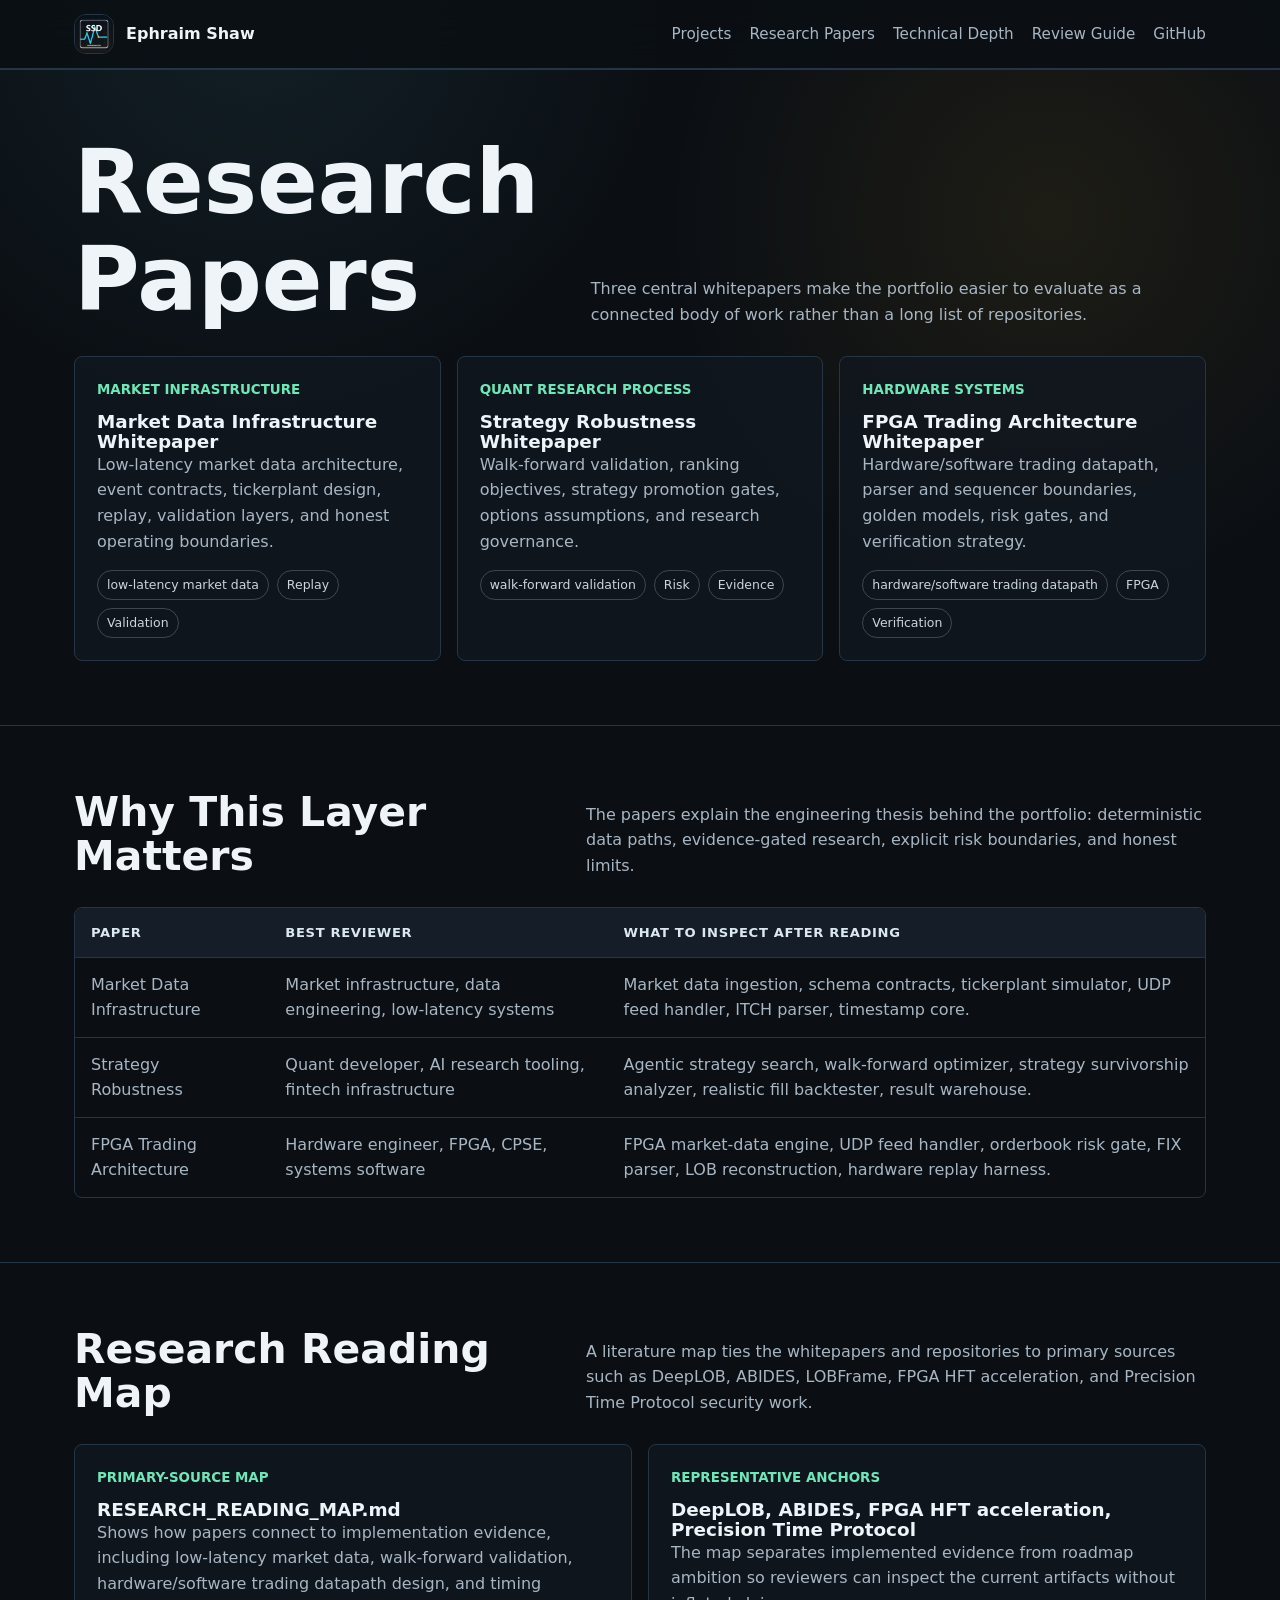
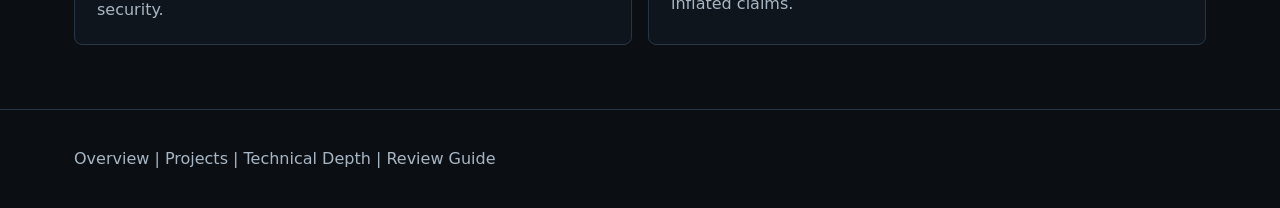
<file: papers.html>
<!doctype html>
<html lang="en">
  <head>
    <meta charset="utf-8">
    <meta name="viewport" content="width=device-width, initial-scale=1">
    <meta name="description" content="Research papers connecting Ephraim Shaw's quant systems, market infrastructure, and FPGA portfolio.">
    <title>Research Papers | Ephraim Shaw</title>
    <link rel="icon" href="assets/profile-mark.svg" type="image/svg+xml">
    <link rel="stylesheet" href="assets/styles.css">
  </head>
  <body>
    <header class="site-header">
      <nav class="nav" aria-label="Primary navigation">
        <a class="brand" href="index.html"><img src="assets/shawsignaldev-avatar.png" alt="ShawSignalDev avatar mark"><span>Ephraim Shaw</span></a>
        <div class="nav-links">
          <a href="projects.html">Projects</a>
          <a href="papers.html">Research Papers</a>
          <a href="technical-depth.html">Technical Depth</a>
          <a href="review-guide.html">Review Guide</a>
          <a href="https://github.com/shawsignaldev">GitHub</a>
        </div>
      </nav>
    </header>

    <main>
      <section class="section">
        <div class="container">
          <div class="section-head">
            <h1>Research Papers</h1>
            <p>Three central whitepapers make the portfolio easier to evaluate as a connected body of work rather than a long list of repositories.</p>
          </div>
          <div class="grid cols-3">
            <a class="card featured" href="https://github.com/shawsignaldev/shawsignaldev/blob/main/papers/market-data-infrastructure-whitepaper.md">
              <div class="project-meta">Market infrastructure</div>
              <h3>Market Data Infrastructure Whitepaper</h3>
              <p>Low-latency market data architecture, event contracts, tickerplant design, replay, validation layers, and honest operating boundaries.</p>
              <div class="tag-row"><span class="tag">low-latency market data</span><span class="tag">Replay</span><span class="tag">Validation</span></div>
            </a>
            <a class="card featured" href="https://github.com/shawsignaldev/shawsignaldev/blob/main/papers/strategy-robustness-whitepaper.md">
              <div class="project-meta">Quant research process</div>
              <h3>Strategy Robustness Whitepaper</h3>
              <p>Walk-forward validation, ranking objectives, strategy promotion gates, options assumptions, and research governance.</p>
              <div class="tag-row"><span class="tag">walk-forward validation</span><span class="tag">Risk</span><span class="tag">Evidence</span></div>
            </a>
            <a class="card featured" href="https://github.com/shawsignaldev/shawsignaldev/blob/main/papers/fpga-trading-architecture-whitepaper.md">
              <div class="project-meta">Hardware systems</div>
              <h3>FPGA Trading Architecture Whitepaper</h3>
              <p>Hardware/software trading datapath, parser and sequencer boundaries, golden models, risk gates, and verification strategy.</p>
              <div class="tag-row"><span class="tag">hardware/software trading datapath</span><span class="tag">FPGA</span><span class="tag">Verification</span></div>
            </a>
          </div>
        </div>
      </section>

      <section class="section">
        <div class="container">
          <div class="section-head">
            <h2>Why This Layer Matters</h2>
            <p>The papers explain the engineering thesis behind the portfolio: deterministic data paths, evidence-gated research, explicit risk boundaries, and honest limits.</p>
          </div>
          <div class="table-wrap">
            <table>
              <thead>
                <tr><th>Paper</th><th>Best reviewer</th><th>What to inspect after reading</th></tr>
              </thead>
              <tbody>
                <tr><td>Market Data Infrastructure</td><td>Market infrastructure, data engineering, low-latency systems</td><td>Market data ingestion, schema contracts, tickerplant simulator, UDP feed handler, ITCH parser, timestamp core.</td></tr>
                <tr><td>Strategy Robustness</td><td>Quant developer, AI research tooling, fintech infrastructure</td><td>Agentic strategy search, walk-forward optimizer, strategy survivorship analyzer, realistic fill backtester, result warehouse.</td></tr>
                <tr><td>FPGA Trading Architecture</td><td>Hardware engineer, FPGA, CPSE, systems software</td><td>FPGA market-data engine, UDP feed handler, orderbook risk gate, FIX parser, LOB reconstruction, hardware replay harness.</td></tr>
              </tbody>
            </table>
          </div>
        </div>
      </section>

      <section class="section">
        <div class="container">
          <div class="section-head">
            <h2>Research Reading Map</h2>
            <p>A literature map ties the whitepapers and repositories to primary sources such as DeepLOB, ABIDES, LOBFrame, FPGA HFT acceleration, and Precision Time Protocol security work.</p>
          </div>
          <div class="grid cols-2">
            <a class="card" href="https://github.com/shawsignaldev/shawsignaldev/blob/main/RESEARCH_READING_MAP.md">
              <div class="project-meta">Primary-source map</div>
              <h3>RESEARCH_READING_MAP.md</h3>
              <p>Shows how papers connect to implementation evidence, including low-latency market data, walk-forward validation, hardware/software trading datapath design, and timing security.</p>
            </a>
            <div class="card">
              <div class="project-meta">Representative anchors</div>
              <h3>DeepLOB, ABIDES, FPGA HFT acceleration, Precision Time Protocol</h3>
              <p>The map separates implemented evidence from roadmap ambition so reviewers can inspect the current artifacts without inflated claims.</p>
            </div>
          </div>
        </div>
      </section>
    </main>

    <footer class="site-footer">
      <div class="container"><p><a href="index.html">Overview</a> | <a href="projects.html">Projects</a> | <a href="technical-depth.html">Technical Depth</a> | <a href="review-guide.html">Review Guide</a></p></div>
    </footer>
  </body>
</html>
</file>
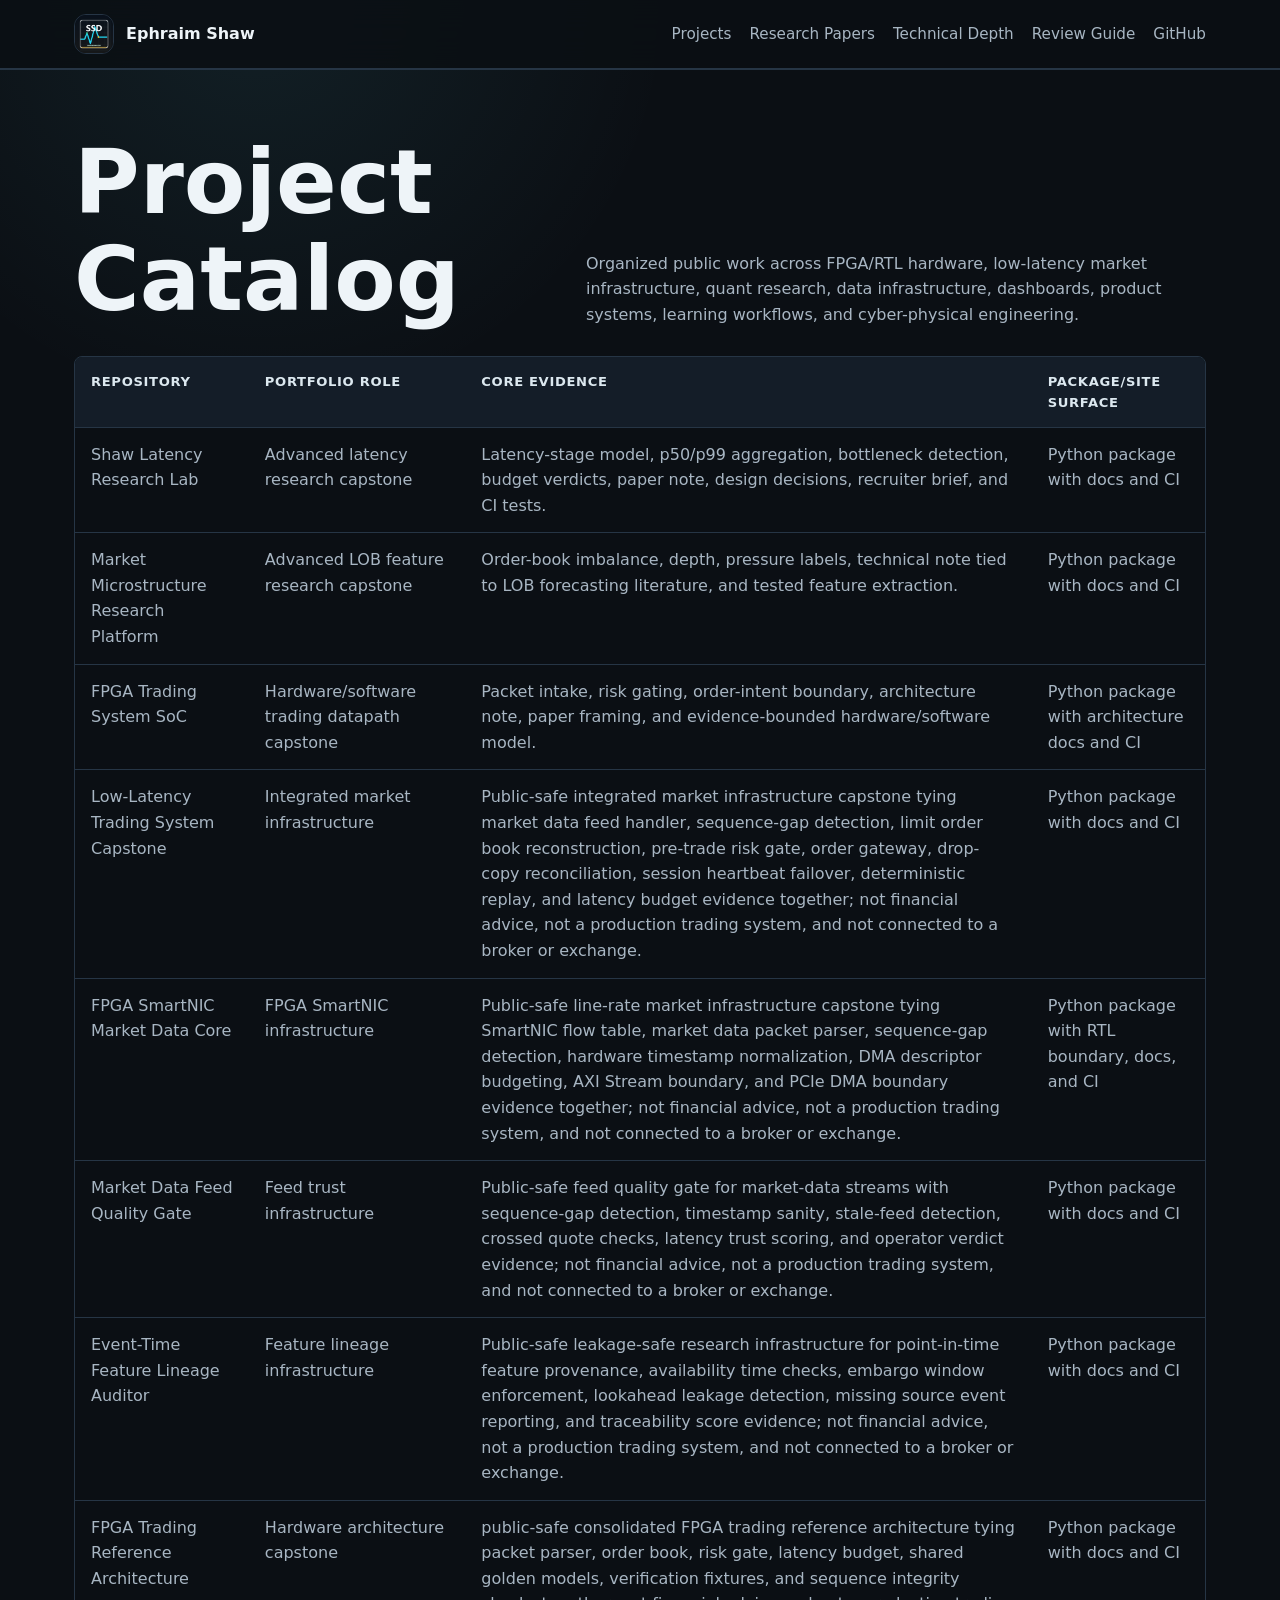
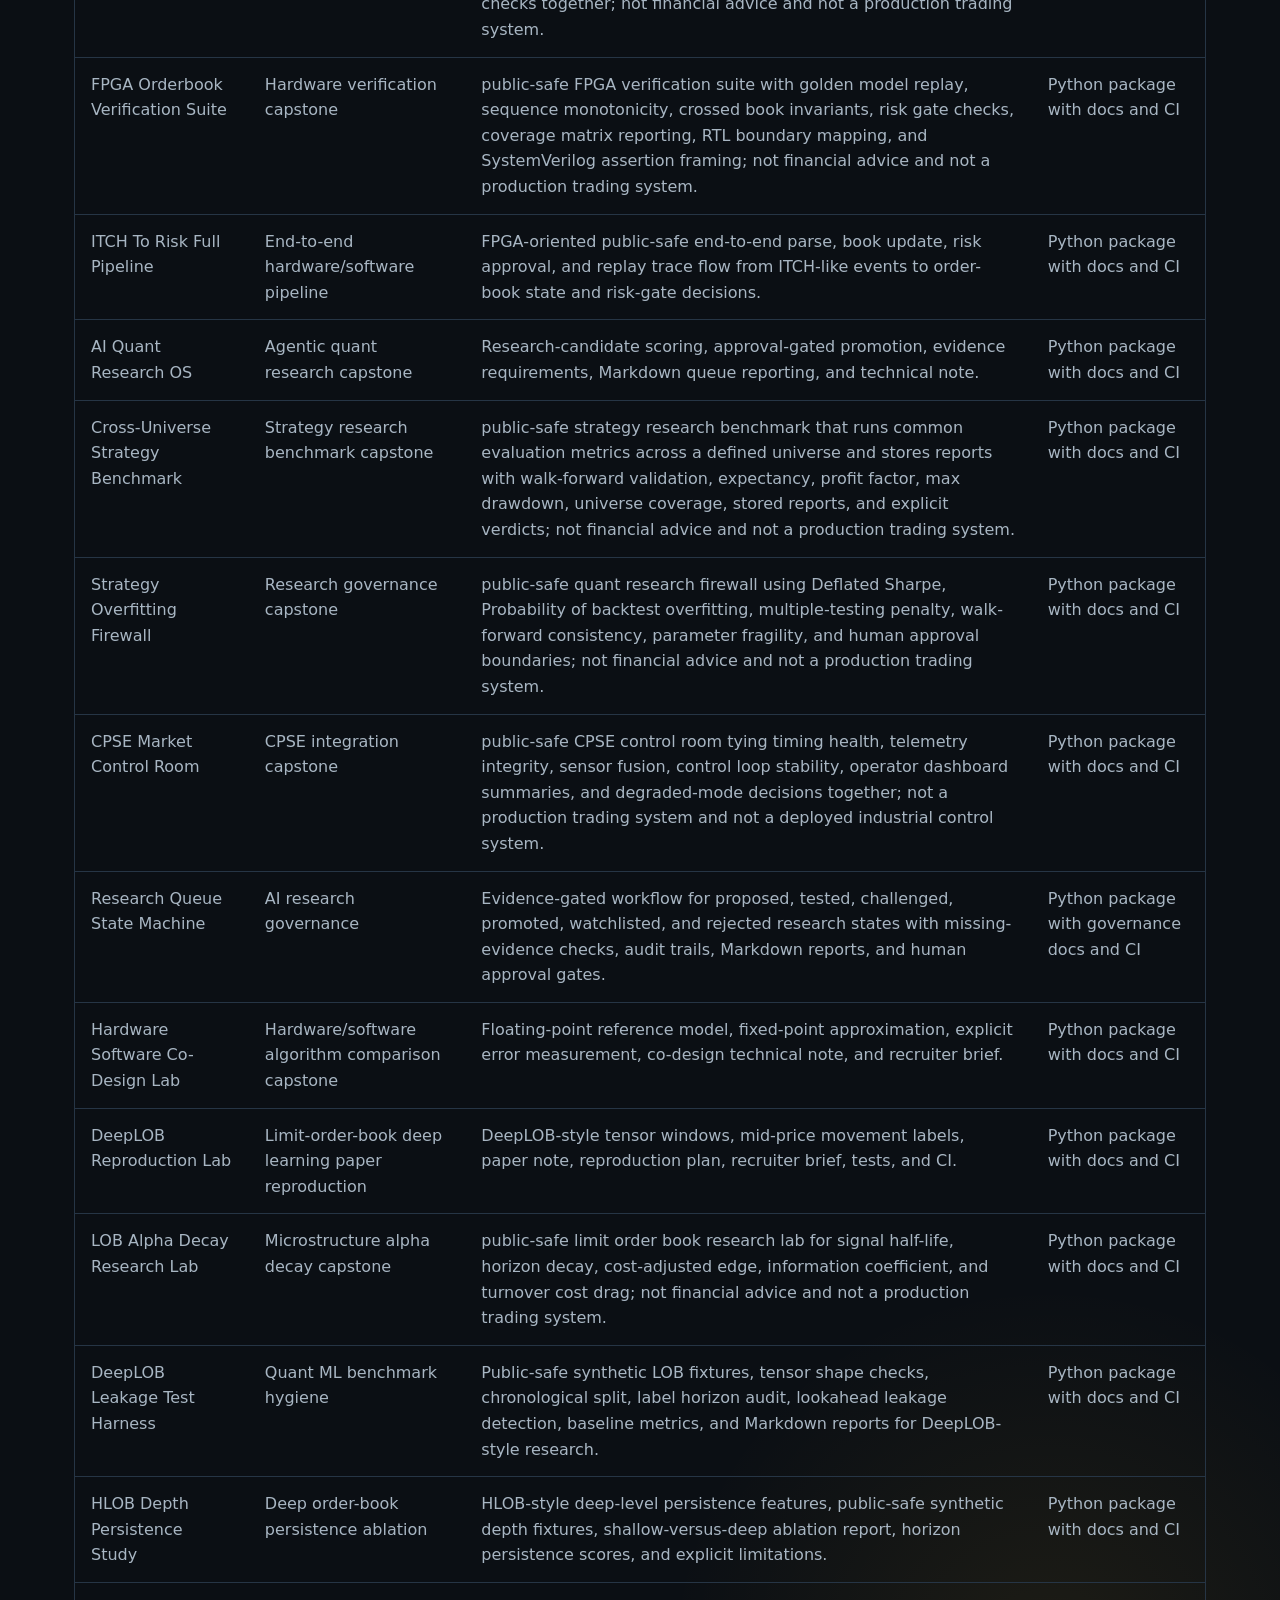
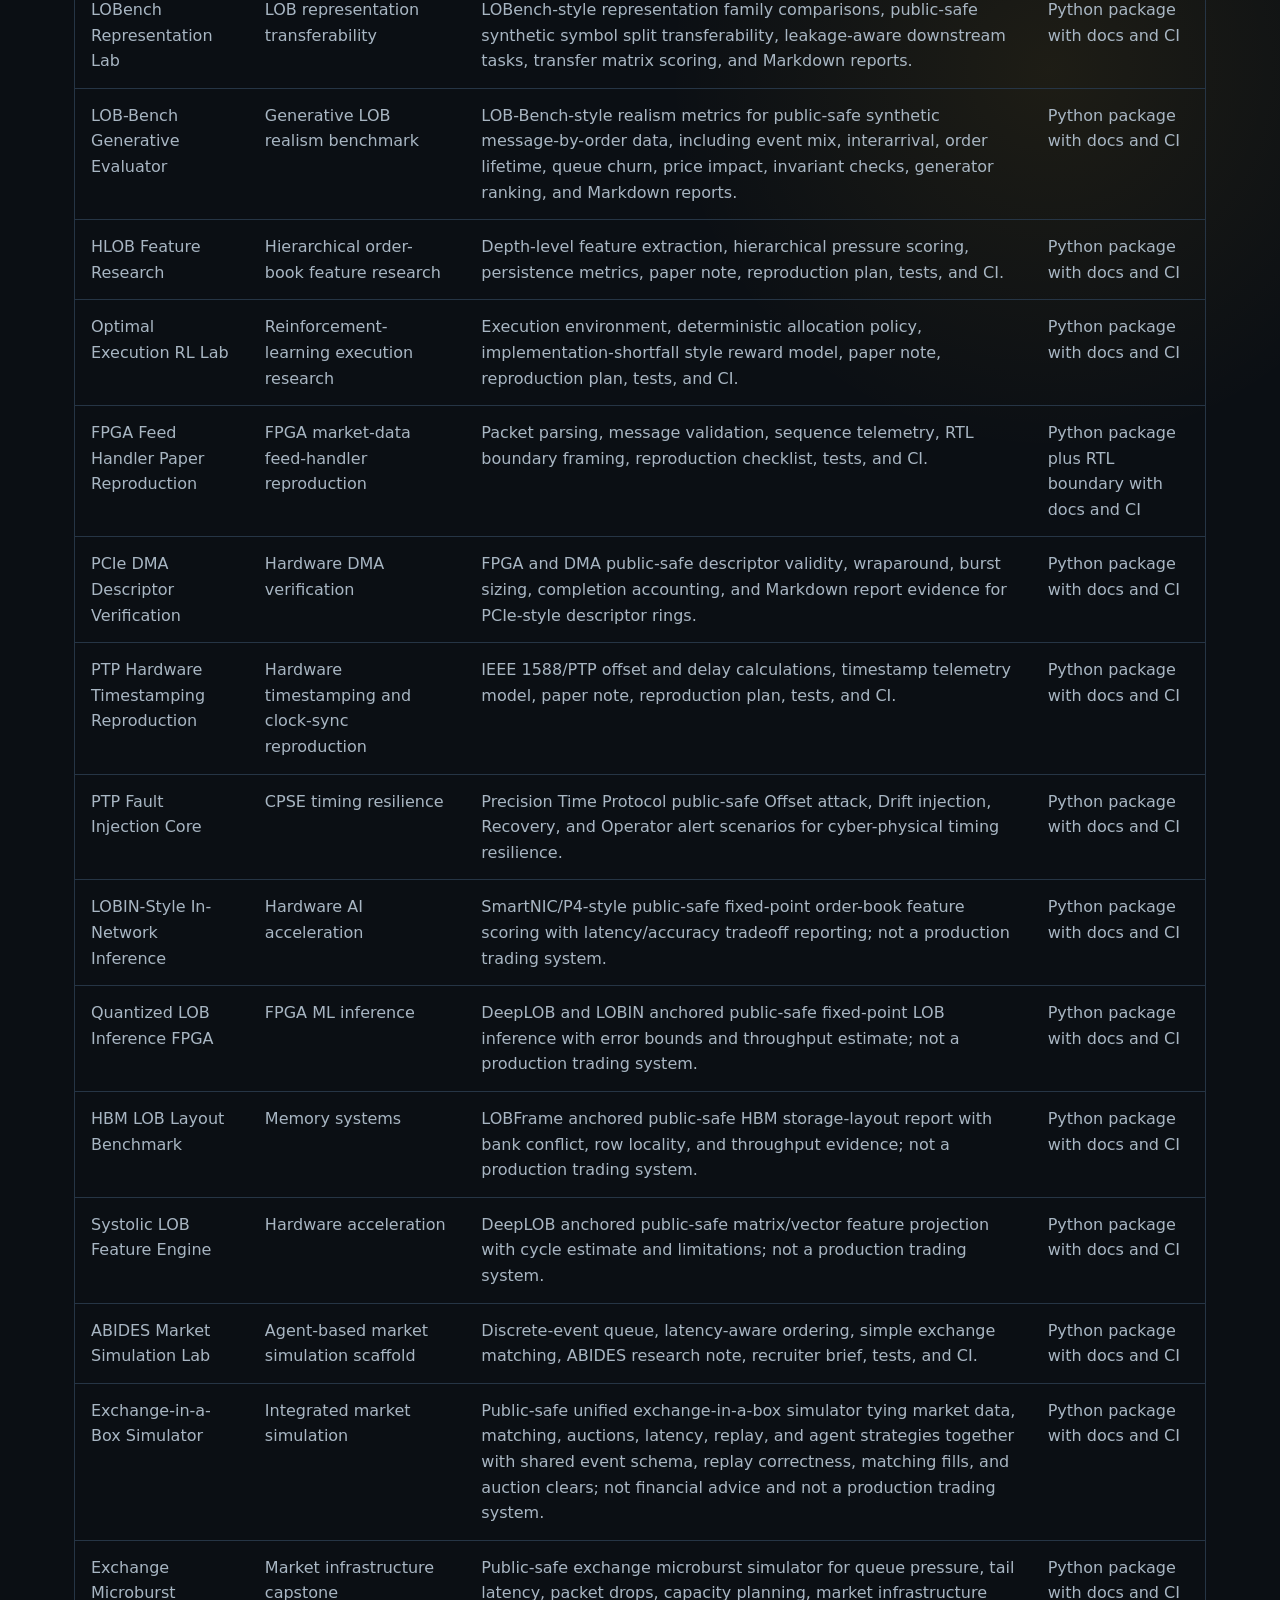
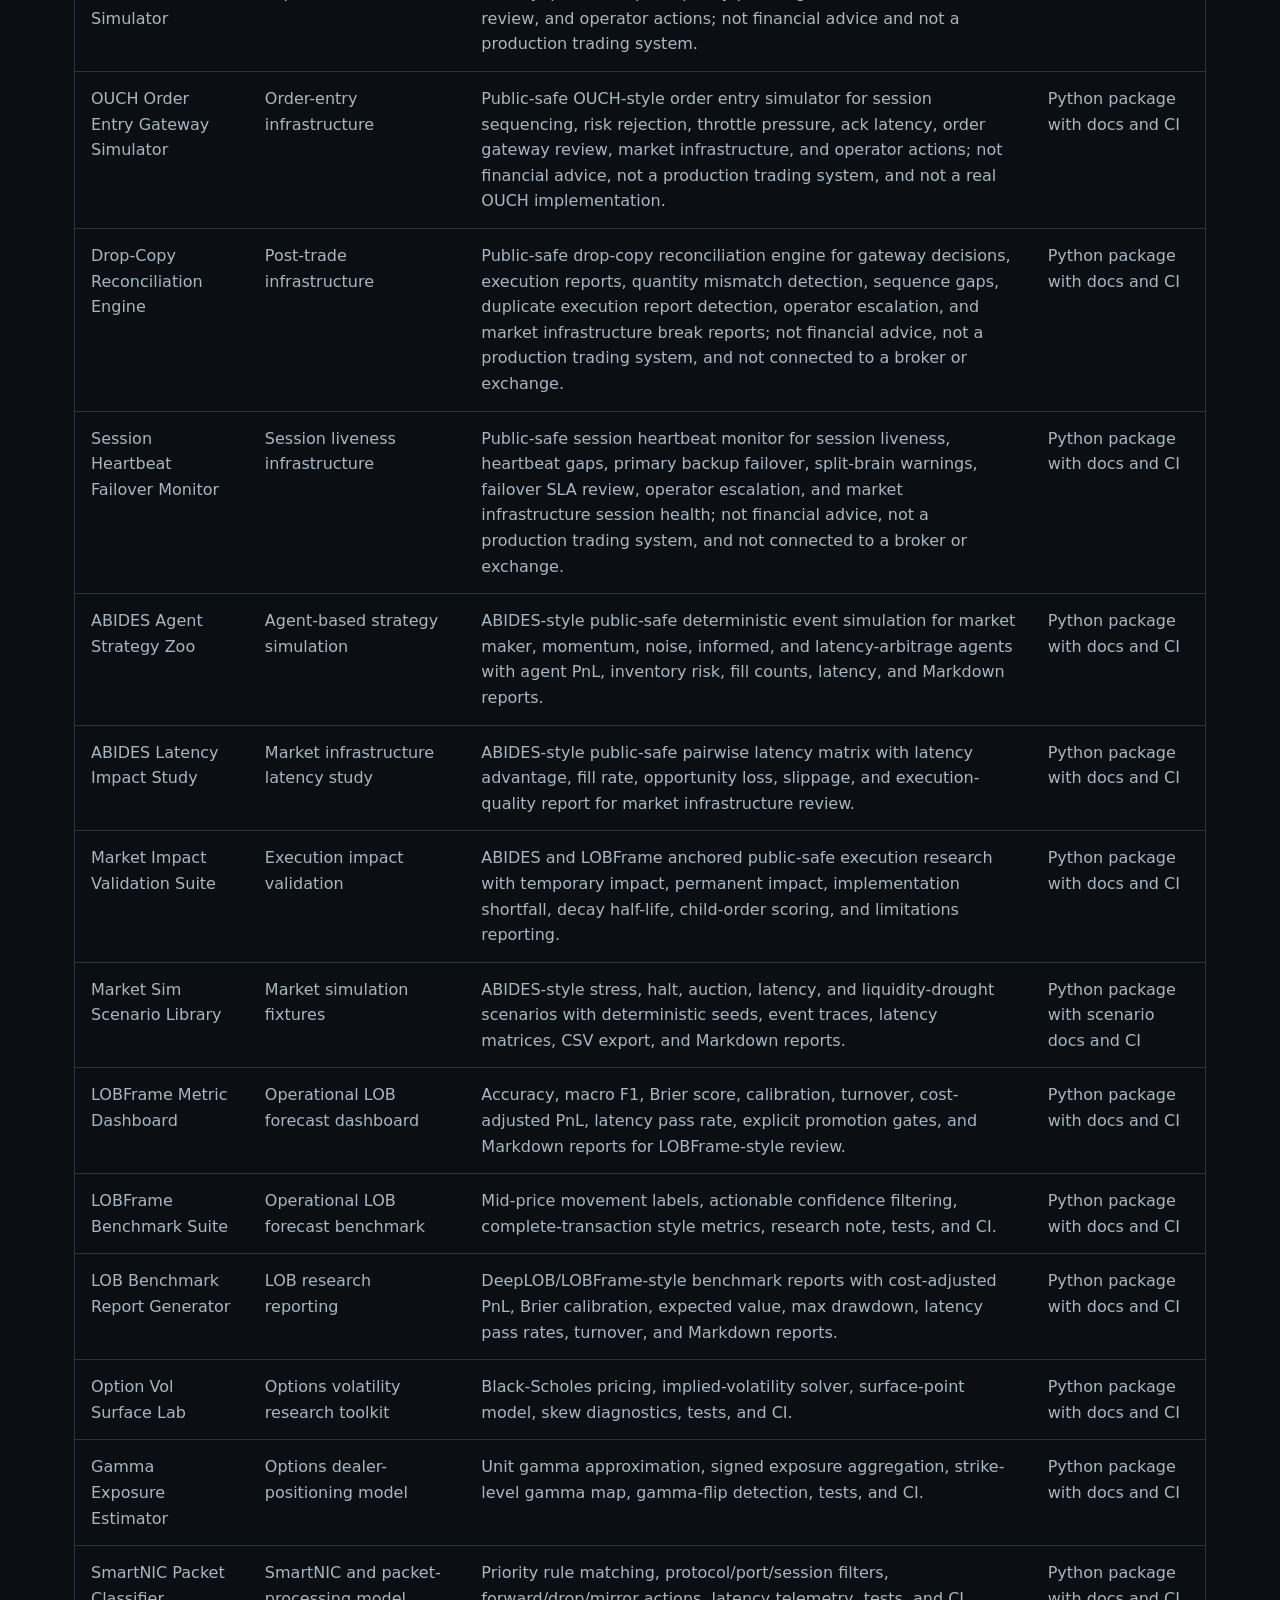
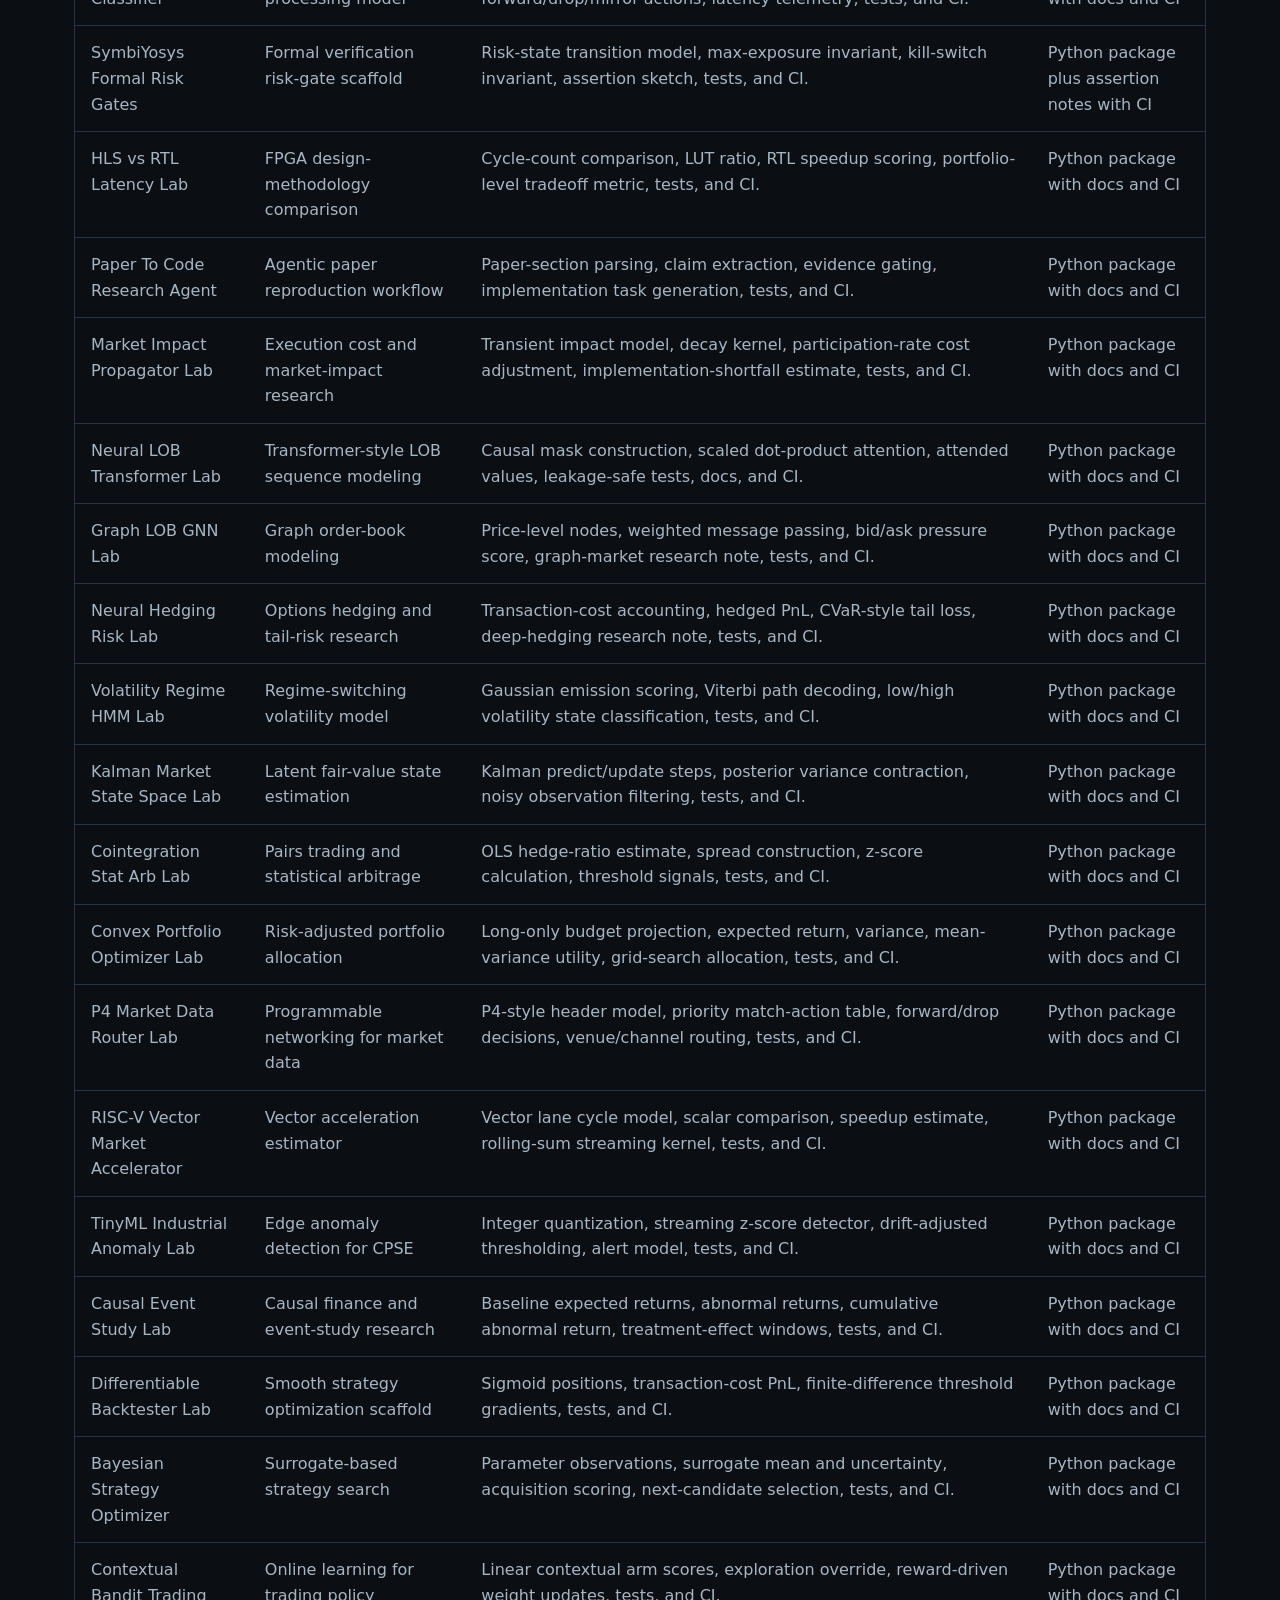
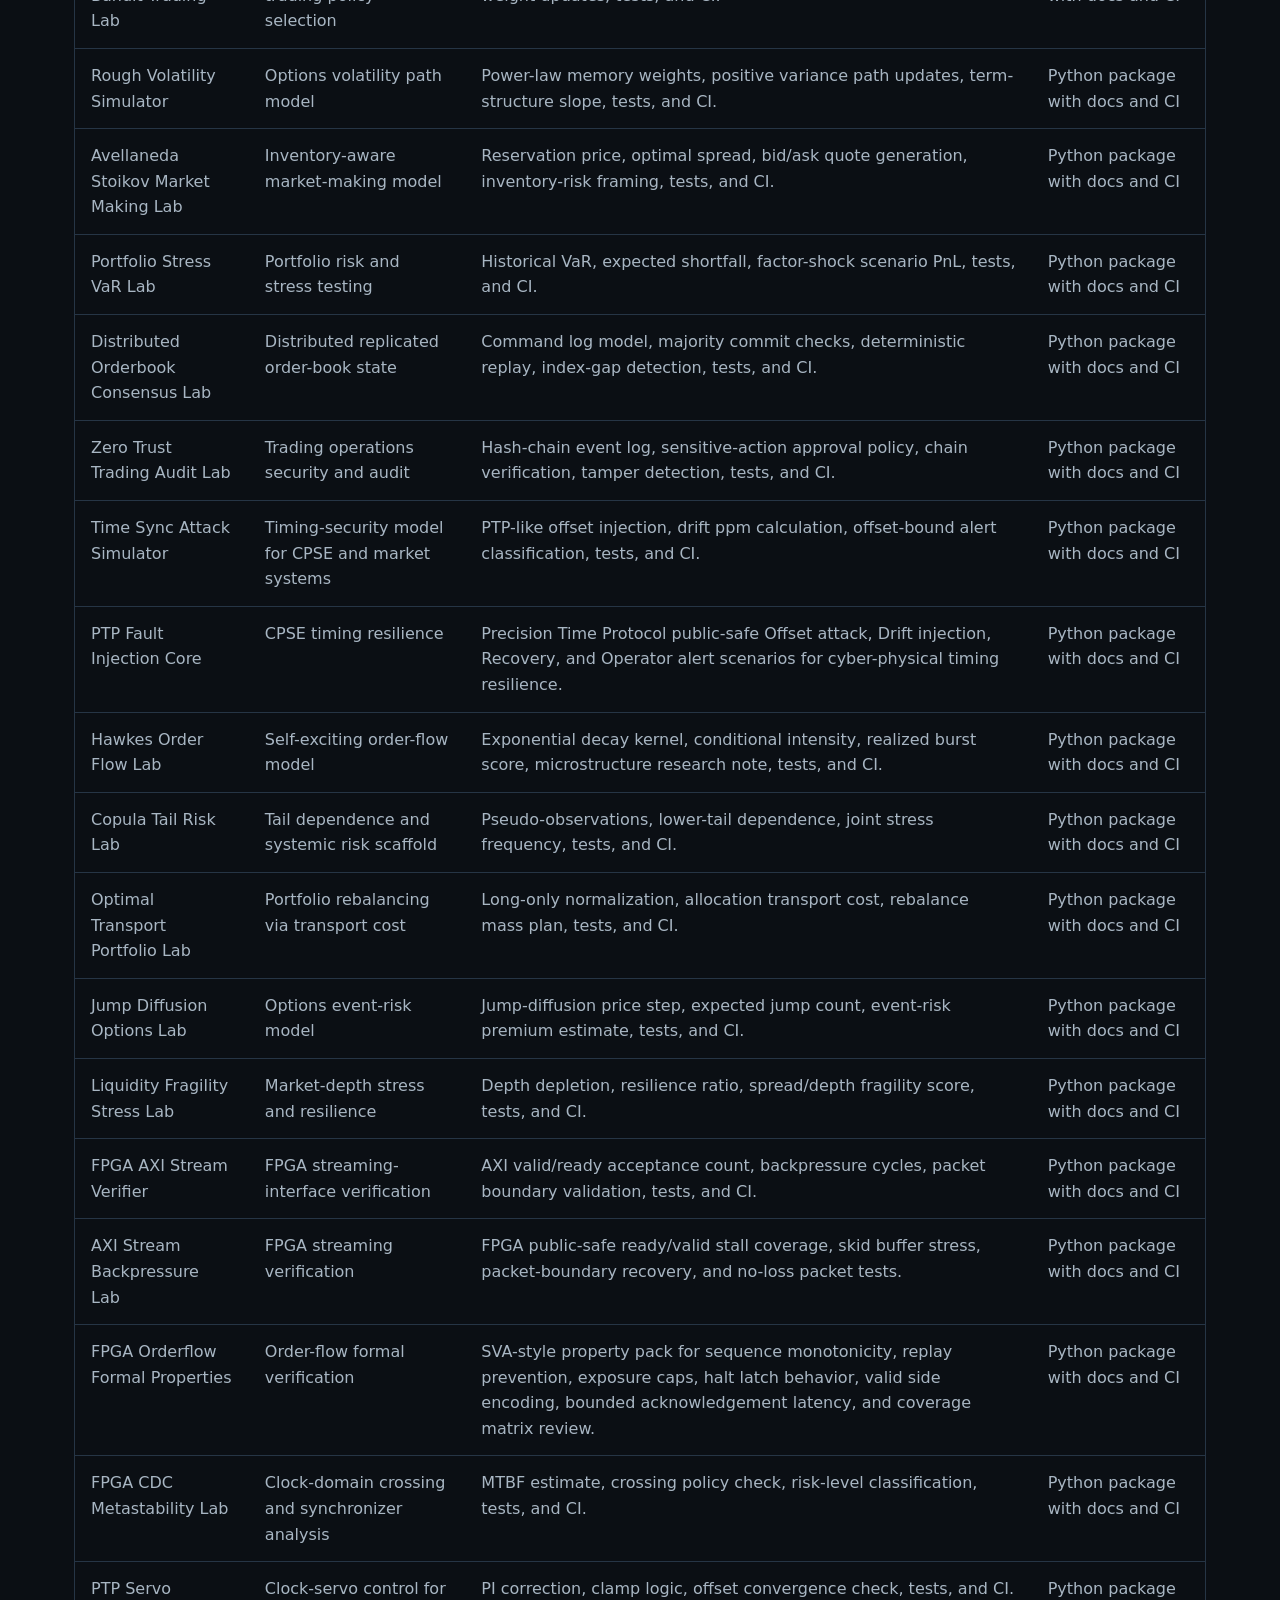
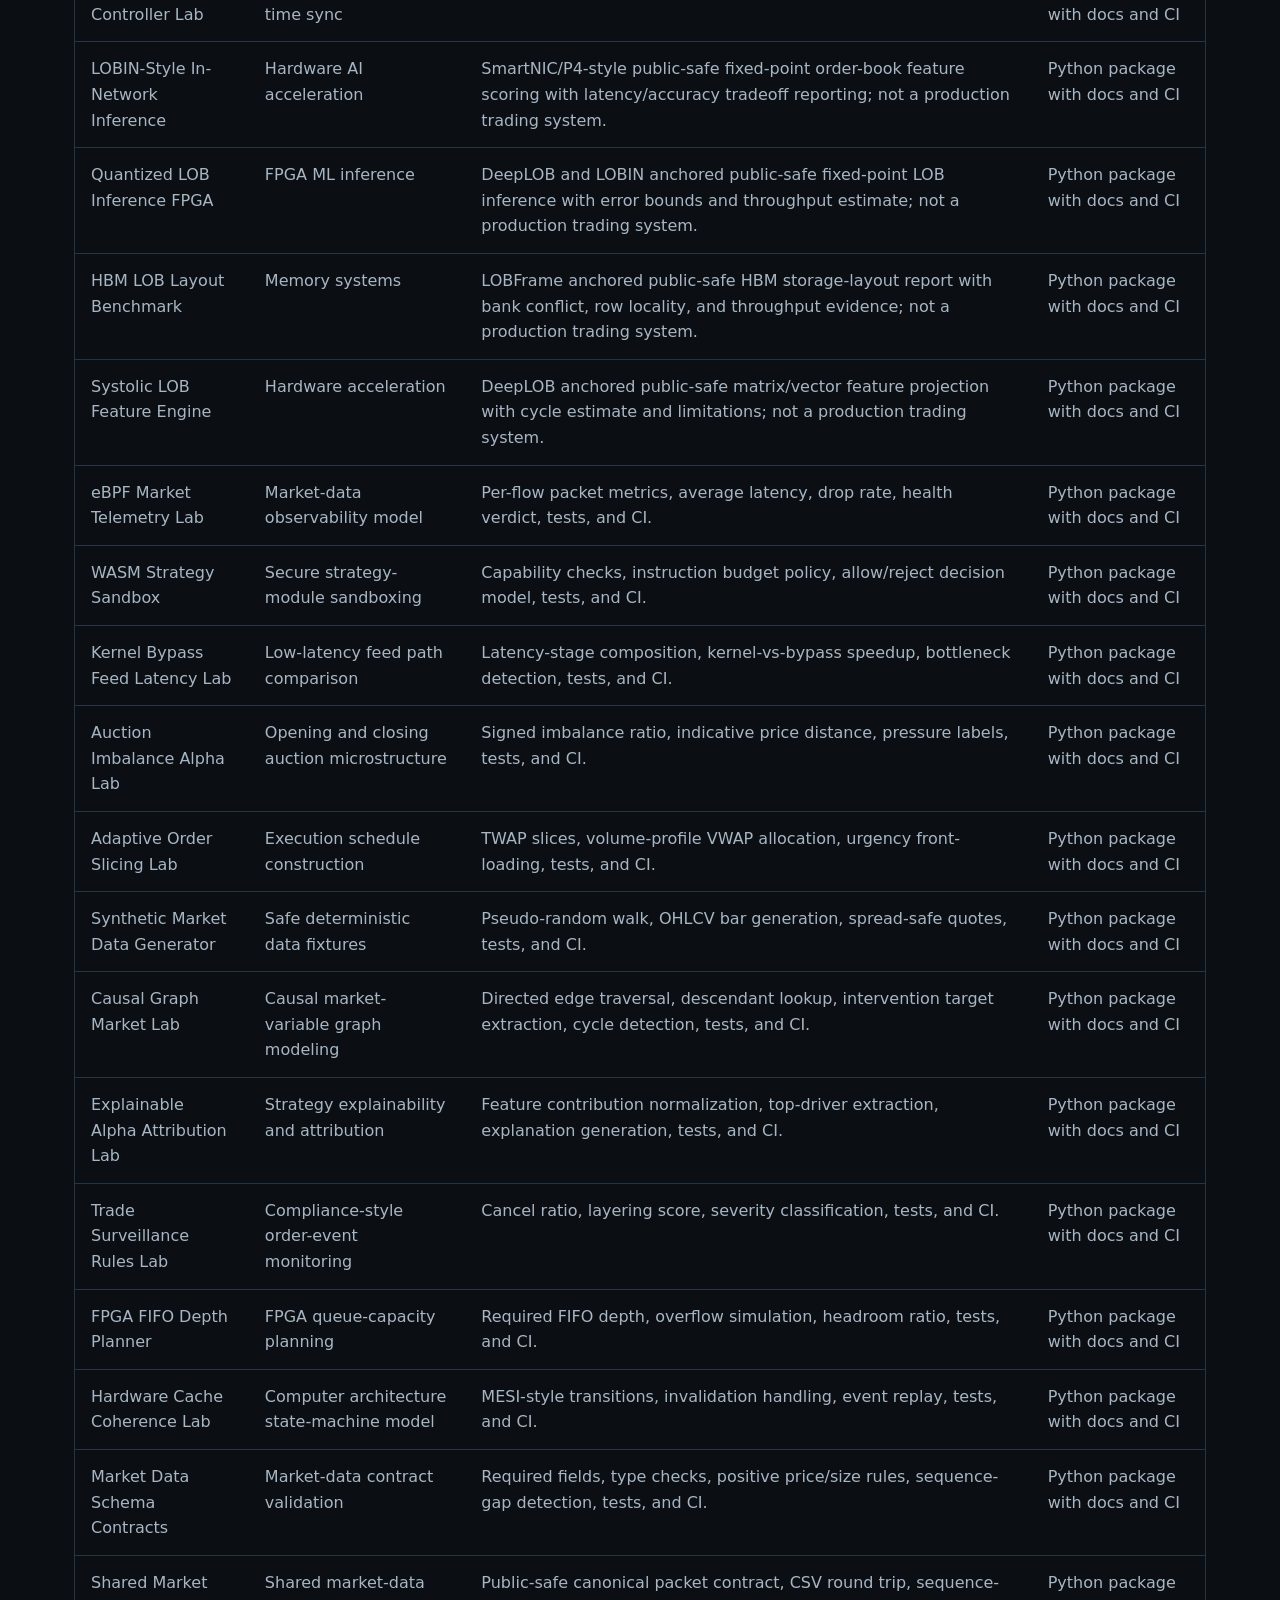
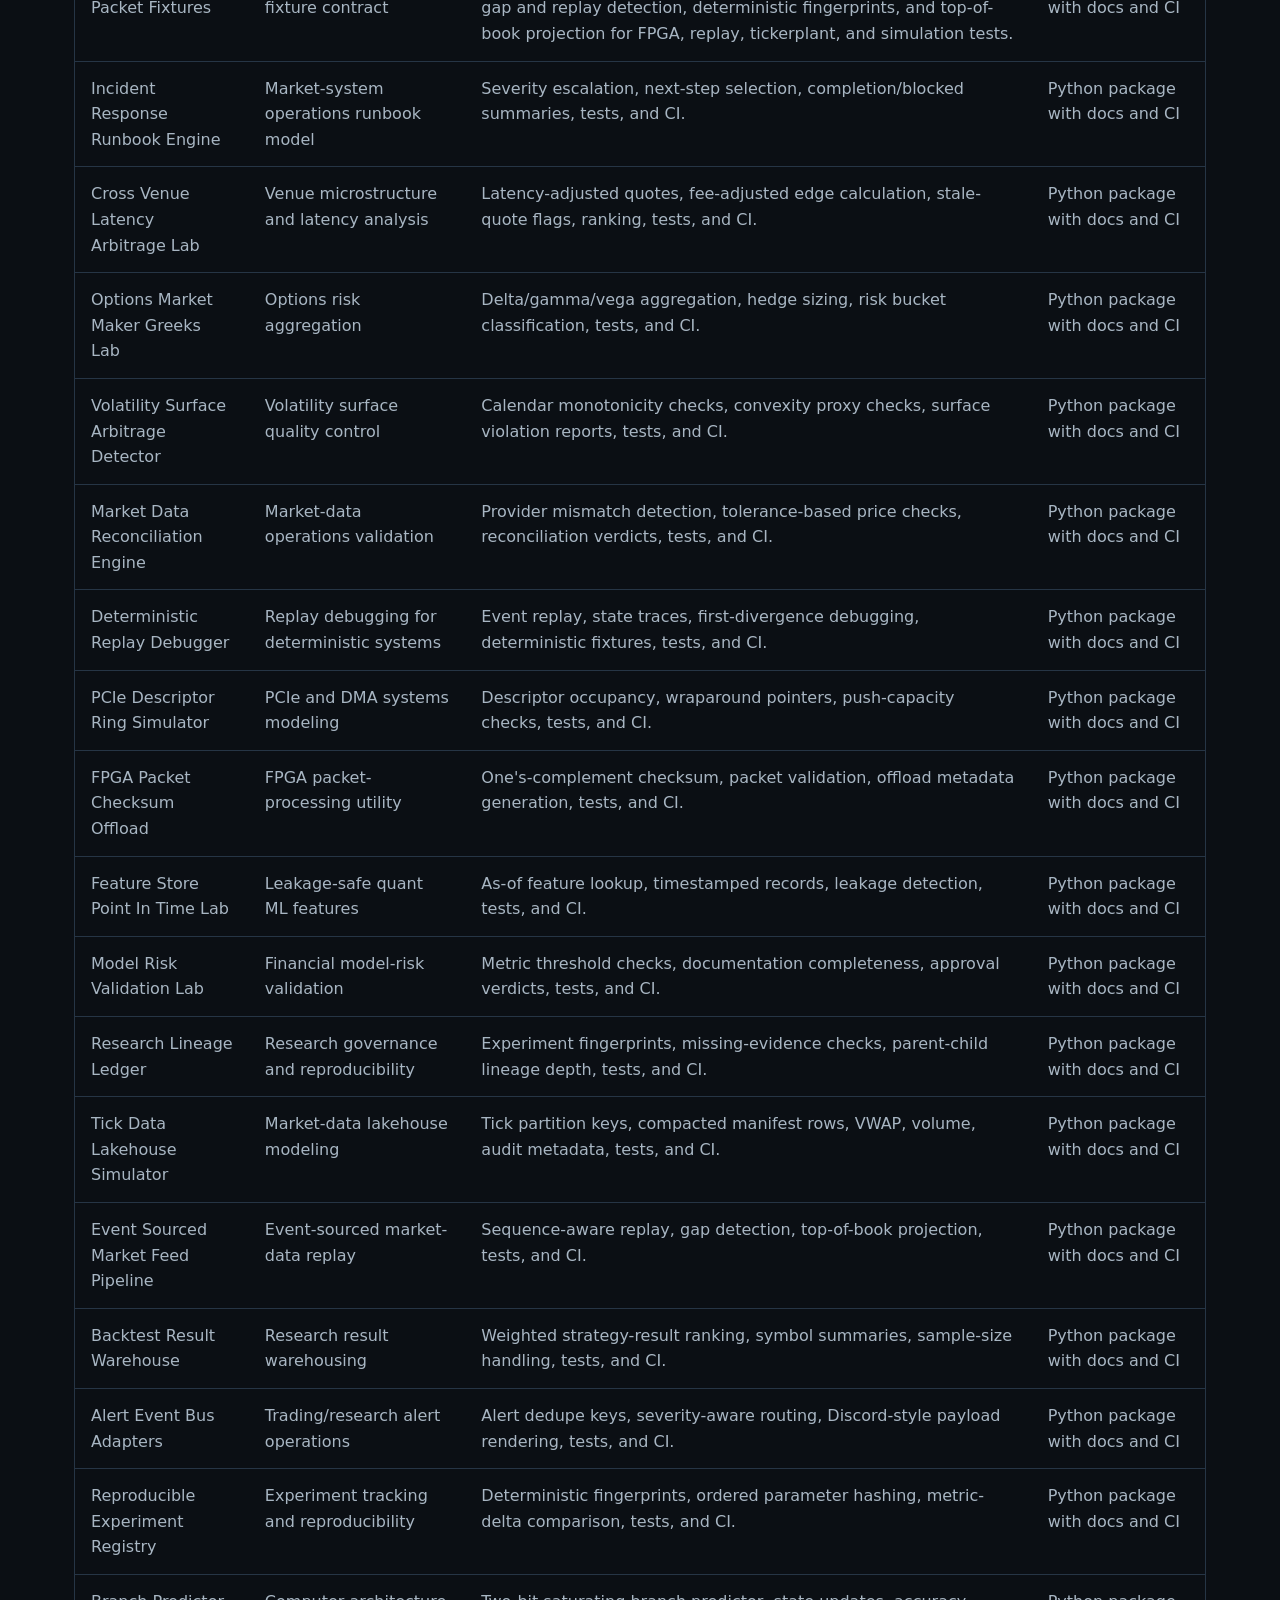
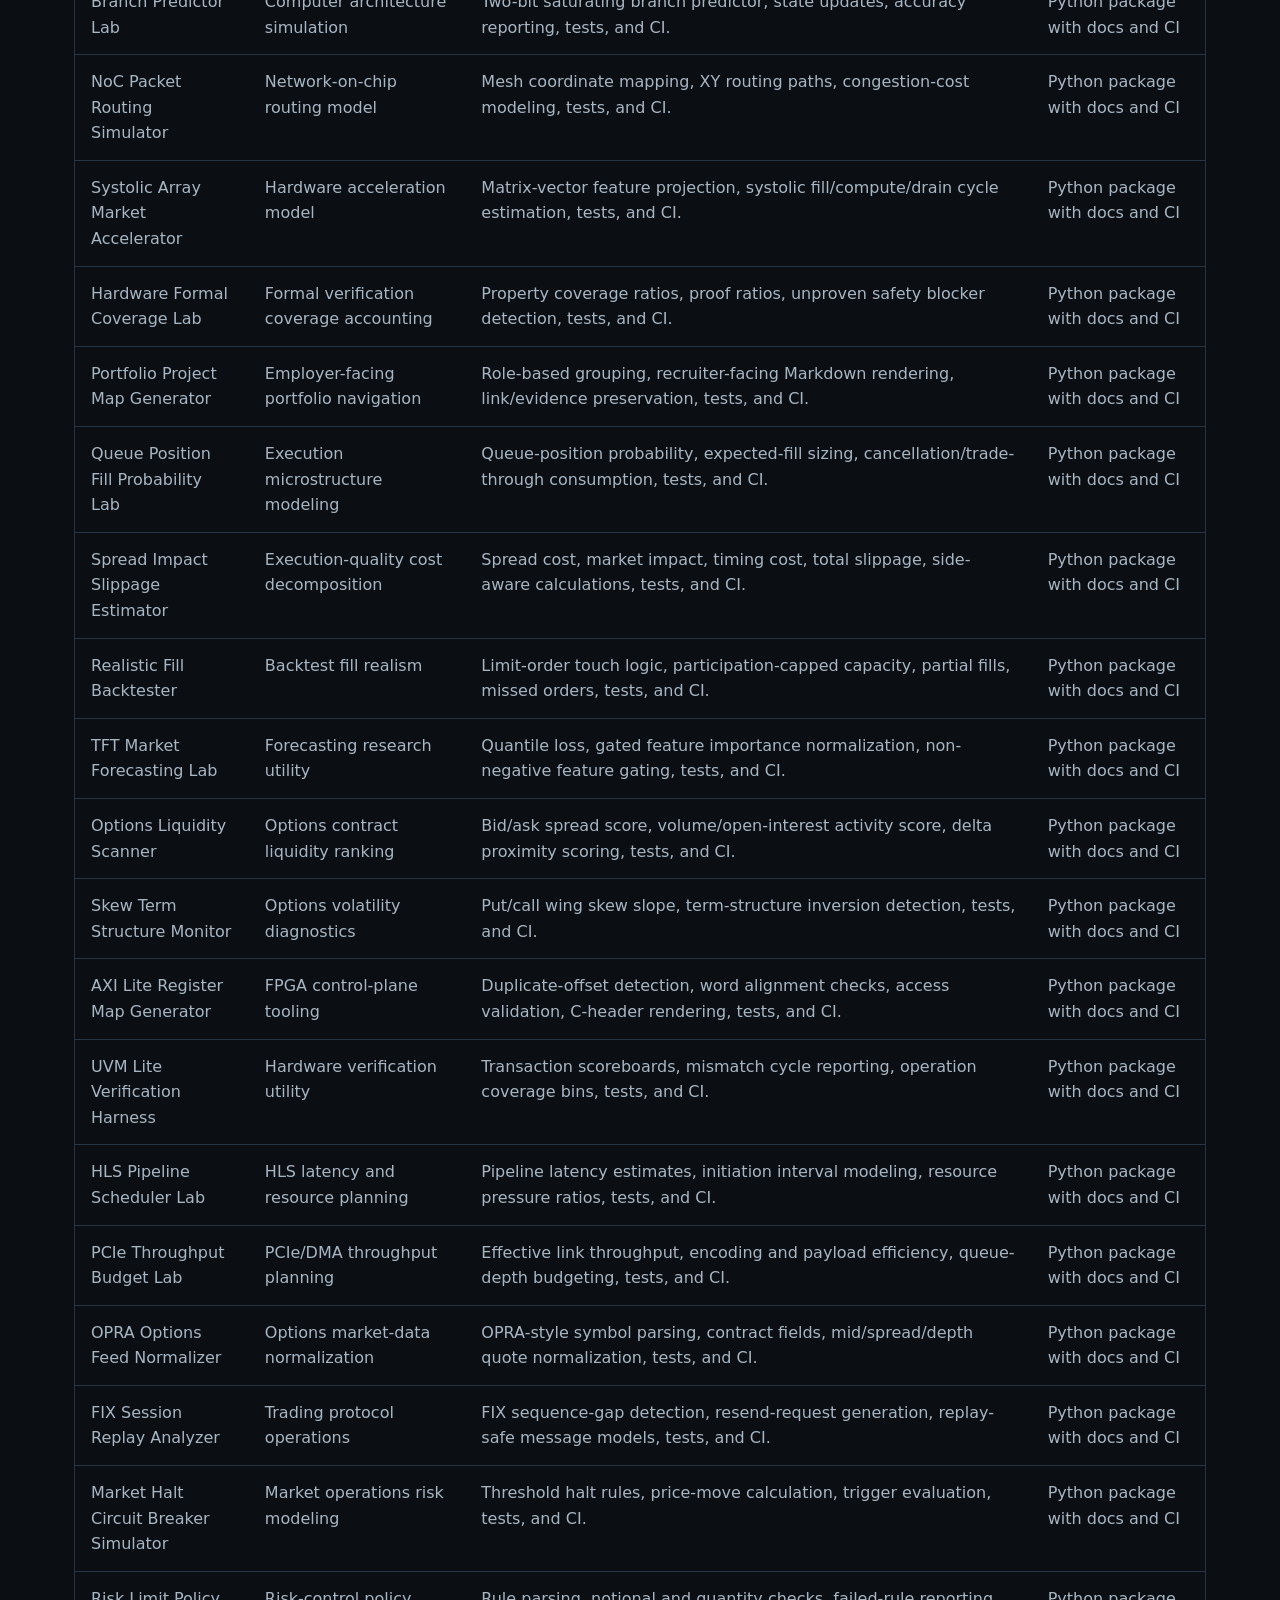
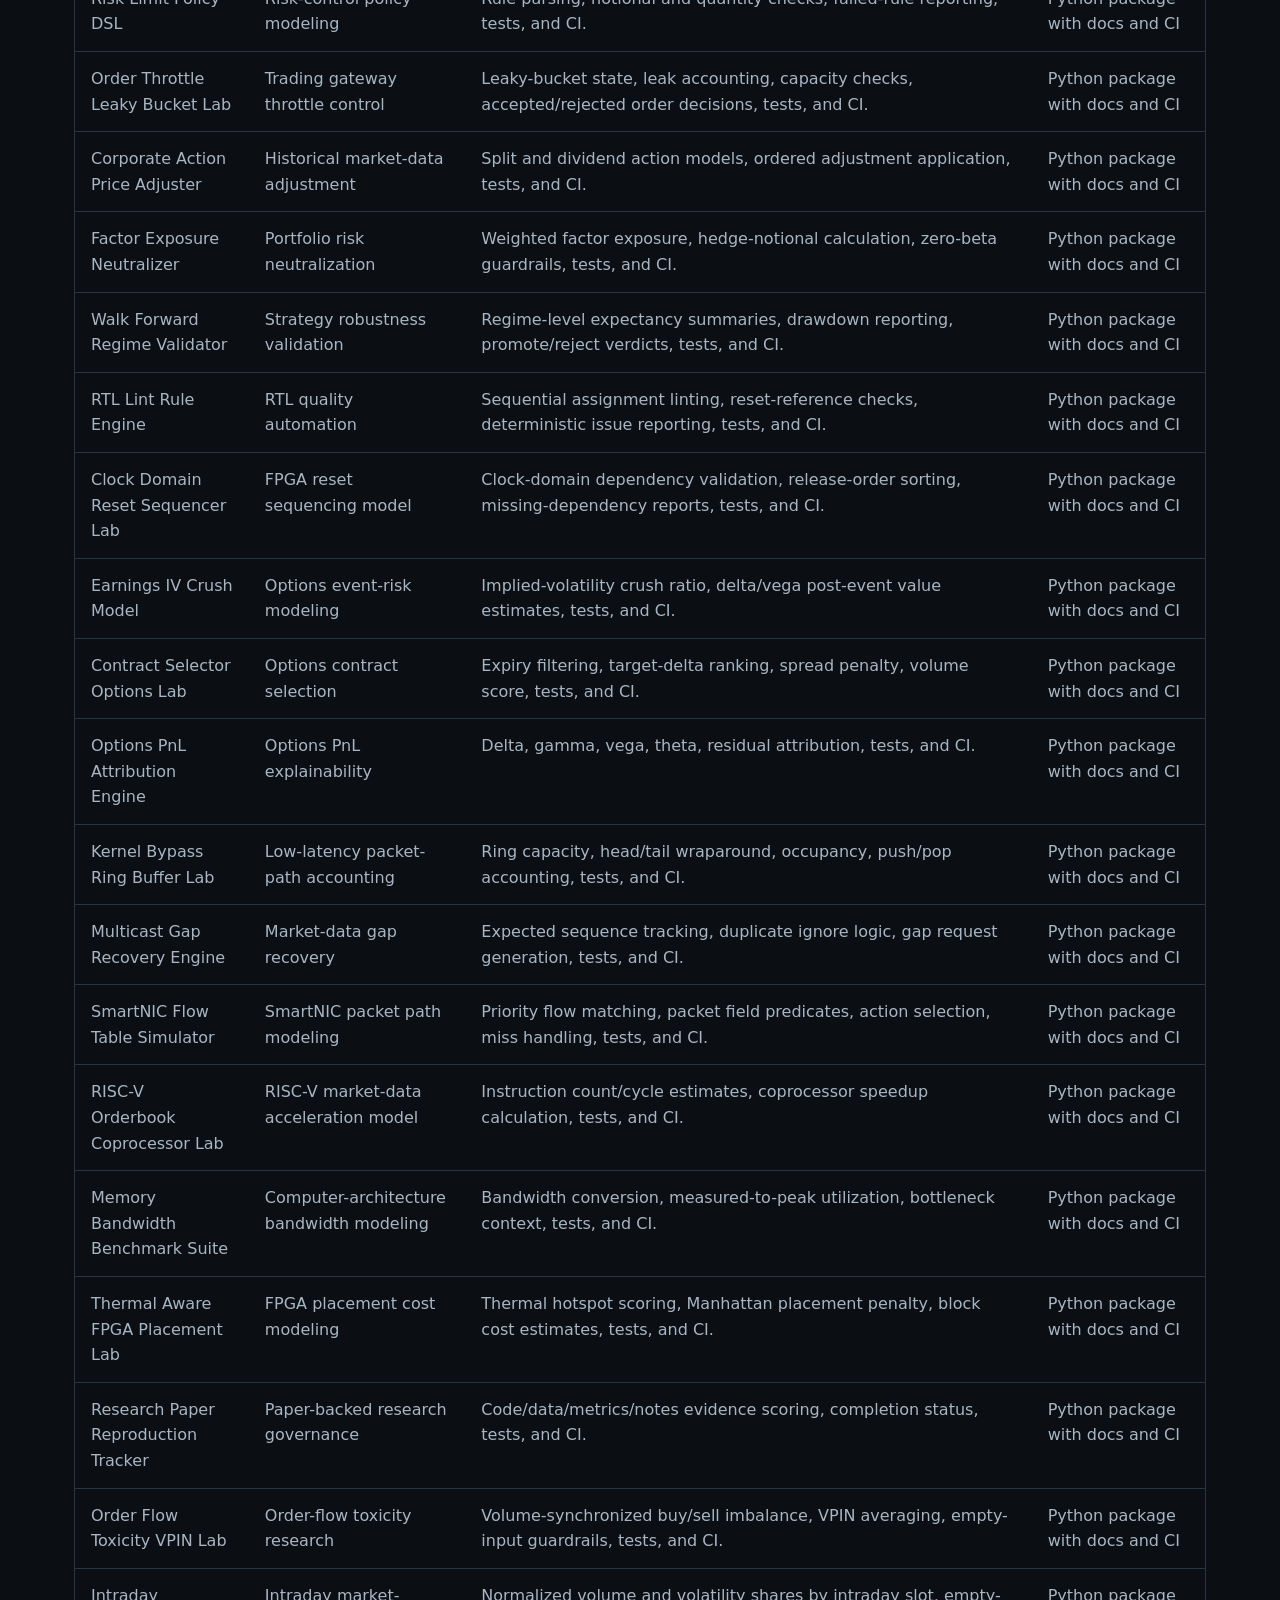
<file: projects.html>
<!doctype html>
<html lang="en">
  <head>
    <meta charset="utf-8">
    <meta name="viewport" content="width=device-width, initial-scale=1">
    <meta name="description" content="Ephraim Shaw project catalog with quant systems, market data, dashboards, product architecture, and cyber-physical engineering repositories.">
    <title>Projects | Ephraim Shaw</title>
    <link rel="icon" href="assets/profile-mark.svg" type="image/svg+xml">
    <link rel="stylesheet" href="assets/styles.css">
  </head>
  <body>
    <header class="site-header">
      <nav class="nav" aria-label="Primary navigation">
        <a class="brand" href="index.html"><img src="assets/shawsignaldev-avatar.png" alt="ShawSignalDev avatar mark"><span>Ephraim Shaw</span></a>
        <div class="nav-links">
          <a href="projects.html">Projects</a>
          <a href="papers.html">Research Papers</a>
          <a href="technical-depth.html">Technical Depth</a>
          <a href="review-guide.html">Review Guide</a>
          <a href="https://github.com/shawsignaldev">GitHub</a>
        </div>
      </nav>
    </header>

    <main>
      <section class="section">
        <div class="container">
          <div class="section-head">
            <h1>Project Catalog</h1>
            <p>Organized public work across FPGA/RTL hardware, low-latency market infrastructure, quant research, data infrastructure, dashboards, product systems, learning workflows, and cyber-physical engineering.</p>
          </div>
          <div class="table-wrap">
            <table>
              <thead>
                <tr><th>Repository</th><th>Portfolio role</th><th>Core evidence</th><th>Package/site surface</th></tr>
              </thead>
              <tbody>
                <tr><td><a href="https://github.com/shawsignaldev/shaw-latency-research-lab">Shaw Latency Research Lab</a></td><td>Advanced latency research capstone</td><td>Latency-stage model, p50/p99 aggregation, bottleneck detection, budget verdicts, paper note, design decisions, recruiter brief, and CI tests.</td><td>Python package with docs and CI</td></tr>
                <tr><td><a href="https://github.com/shawsignaldev/market-microstructure-research-platform">Market Microstructure Research Platform</a></td><td>Advanced LOB feature research capstone</td><td>Order-book imbalance, depth, pressure labels, technical note tied to LOB forecasting literature, and tested feature extraction.</td><td>Python package with docs and CI</td></tr>
                <tr><td><a href="https://github.com/shawsignaldev/fpga-trading-system-soc">FPGA Trading System SoC</a></td><td>Hardware/software trading datapath capstone</td><td>Packet intake, risk gating, order-intent boundary, architecture note, paper framing, and evidence-bounded hardware/software model.</td><td>Python package with architecture docs and CI</td></tr>
                <tr><td><a href="https://github.com/shawsignaldev/low-latency-trading-system-capstone">Low-Latency Trading System Capstone</a></td><td>Integrated market infrastructure</td><td>Public-safe integrated market infrastructure capstone tying market data feed handler, sequence-gap detection, limit order book reconstruction, pre-trade risk gate, order gateway, drop-copy reconciliation, session heartbeat failover, deterministic replay, and latency budget evidence together; not financial advice, not a production trading system, and not connected to a broker or exchange.</td><td>Python package with docs and CI</td></tr>
                <tr><td><a href="https://github.com/shawsignaldev/fpga-smartnic-market-data-core">FPGA SmartNIC Market Data Core</a></td><td>FPGA SmartNIC infrastructure</td><td>Public-safe line-rate market infrastructure capstone tying SmartNIC flow table, market data packet parser, sequence-gap detection, hardware timestamp normalization, DMA descriptor budgeting, AXI Stream boundary, and PCIe DMA boundary evidence together; not financial advice, not a production trading system, and not connected to a broker or exchange.</td><td>Python package with RTL boundary, docs, and CI</td></tr>
                <tr><td><a href="https://github.com/shawsignaldev/market-data-feed-quality-gate">Market Data Feed Quality Gate</a></td><td>Feed trust infrastructure</td><td>Public-safe feed quality gate for market-data streams with sequence-gap detection, timestamp sanity, stale-feed detection, crossed quote checks, latency trust scoring, and operator verdict evidence; not financial advice, not a production trading system, and not connected to a broker or exchange.</td><td>Python package with docs and CI</td></tr>
                <tr><td><a href="https://github.com/shawsignaldev/event-time-feature-lineage-auditor">Event-Time Feature Lineage Auditor</a></td><td>Feature lineage infrastructure</td><td>Public-safe leakage-safe research infrastructure for point-in-time feature provenance, availability time checks, embargo window enforcement, lookahead leakage detection, missing source event reporting, and traceability score evidence; not financial advice, not a production trading system, and not connected to a broker or exchange.</td><td>Python package with docs and CI</td></tr>
                <tr><td><a href="https://github.com/shawsignaldev/fpga-trading-reference-architecture">FPGA Trading Reference Architecture</a></td><td>Hardware architecture capstone</td><td>public-safe consolidated FPGA trading reference architecture tying packet parser, order book, risk gate, latency budget, shared golden models, verification fixtures, and sequence integrity checks together; not financial advice and not a production trading system.</td><td>Python package with docs and CI</td></tr>
                <tr><td><a href="https://github.com/shawsignaldev/fpga-orderbook-verification-suite">FPGA Orderbook Verification Suite</a></td><td>Hardware verification capstone</td><td>public-safe FPGA verification suite with golden model replay, sequence monotonicity, crossed book invariants, risk gate checks, coverage matrix reporting, RTL boundary mapping, and SystemVerilog assertion framing; not financial advice and not a production trading system.</td><td>Python package with docs and CI</td></tr>
                <tr><td><a href="https://github.com/shawsignaldev/itch-to-risk-full-pipeline">ITCH To Risk Full Pipeline</a></td><td>End-to-end hardware/software pipeline</td><td>FPGA-oriented public-safe end-to-end parse, book update, risk approval, and replay trace flow from ITCH-like events to order-book state and risk-gate decisions.</td><td>Python package with docs and CI</td></tr>
                <tr><td><a href="https://github.com/shawsignaldev/ai-quant-research-os">AI Quant Research OS</a></td><td>Agentic quant research capstone</td><td>Research-candidate scoring, approval-gated promotion, evidence requirements, Markdown queue reporting, and technical note.</td><td>Python package with docs and CI</td></tr>
                <tr><td><a href="https://github.com/shawsignaldev/cross-universe-strategy-benchmark">Cross-Universe Strategy Benchmark</a></td><td>Strategy research benchmark capstone</td><td>public-safe strategy research benchmark that runs common evaluation metrics across a defined universe and stores reports with walk-forward validation, expectancy, profit factor, max drawdown, universe coverage, stored reports, and explicit verdicts; not financial advice and not a production trading system.</td><td>Python package with docs and CI</td></tr>
                <tr><td><a href="https://github.com/shawsignaldev/strategy-overfitting-firewall">Strategy Overfitting Firewall</a></td><td>Research governance capstone</td><td>public-safe quant research firewall using Deflated Sharpe, Probability of backtest overfitting, multiple-testing penalty, walk-forward consistency, parameter fragility, and human approval boundaries; not financial advice and not a production trading system.</td><td>Python package with docs and CI</td></tr>
                <tr><td><a href="https://github.com/shawsignaldev/cpse-market-control-room">CPSE Market Control Room</a></td><td>CPSE integration capstone</td><td>public-safe CPSE control room tying timing health, telemetry integrity, sensor fusion, control loop stability, operator dashboard summaries, and degraded-mode decisions together; not a production trading system and not a deployed industrial control system.</td><td>Python package with docs and CI</td></tr>
                <tr><td><a href="https://github.com/shawsignaldev/research-queue-state-machine">Research Queue State Machine</a></td><td>AI research governance</td><td>Evidence-gated workflow for proposed, tested, challenged, promoted, watchlisted, and rejected research states with missing-evidence checks, audit trails, Markdown reports, and human approval gates.</td><td>Python package with governance docs and CI</td></tr>
                <tr><td><a href="https://github.com/shawsignaldev/hardware-software-co-design-lab">Hardware Software Co-Design Lab</a></td><td>Hardware/software algorithm comparison capstone</td><td>Floating-point reference model, fixed-point approximation, explicit error measurement, co-design technical note, and recruiter brief.</td><td>Python package with docs and CI</td></tr>
                <tr><td><a href="https://github.com/shawsignaldev/deeplob-reproduction-lab">DeepLOB Reproduction Lab</a></td><td>Limit-order-book deep learning paper reproduction</td><td>DeepLOB-style tensor windows, mid-price movement labels, paper note, reproduction plan, recruiter brief, tests, and CI.</td><td>Python package with docs and CI</td></tr>
                <tr><td><a href="https://github.com/shawsignaldev/lob-alpha-decay-research-lab">LOB Alpha Decay Research Lab</a></td><td>Microstructure alpha decay capstone</td><td>public-safe limit order book research lab for signal half-life, horizon decay, cost-adjusted edge, information coefficient, and turnover cost drag; not financial advice and not a production trading system.</td><td>Python package with docs and CI</td></tr>
                <tr><td><a href="https://github.com/shawsignaldev/deeplob-leakage-test-harness">DeepLOB Leakage Test Harness</a></td><td>Quant ML benchmark hygiene</td><td>Public-safe synthetic LOB fixtures, tensor shape checks, chronological split, label horizon audit, lookahead leakage detection, baseline metrics, and Markdown reports for DeepLOB-style research.</td><td>Python package with docs and CI</td></tr>
                <tr><td><a href="https://github.com/shawsignaldev/hlob-depth-persistence-study">HLOB Depth Persistence Study</a></td><td>Deep order-book persistence ablation</td><td>HLOB-style deep-level persistence features, public-safe synthetic depth fixtures, shallow-versus-deep ablation report, horizon persistence scores, and explicit limitations.</td><td>Python package with docs and CI</td></tr>
                <tr><td><a href="https://github.com/shawsignaldev/lobench-representation-lab">LOBench Representation Lab</a></td><td>LOB representation transferability</td><td>LOBench-style representation family comparisons, public-safe synthetic symbol split transferability, leakage-aware downstream tasks, transfer matrix scoring, and Markdown reports.</td><td>Python package with docs and CI</td></tr>
                <tr><td><a href="https://github.com/shawsignaldev/lob-bench-generative-evaluator">LOB-Bench Generative Evaluator</a></td><td>Generative LOB realism benchmark</td><td>LOB-Bench-style realism metrics for public-safe synthetic message-by-order data, including event mix, interarrival, order lifetime, queue churn, price impact, invariant checks, generator ranking, and Markdown reports.</td><td>Python package with docs and CI</td></tr>
                <tr><td><a href="https://github.com/shawsignaldev/hlob-feature-research">HLOB Feature Research</a></td><td>Hierarchical order-book feature research</td><td>Depth-level feature extraction, hierarchical pressure scoring, persistence metrics, paper note, reproduction plan, tests, and CI.</td><td>Python package with docs and CI</td></tr>
                <tr><td><a href="https://github.com/shawsignaldev/optimal-execution-rl-lab">Optimal Execution RL Lab</a></td><td>Reinforcement-learning execution research</td><td>Execution environment, deterministic allocation policy, implementation-shortfall style reward model, paper note, reproduction plan, tests, and CI.</td><td>Python package with docs and CI</td></tr>
                <tr><td><a href="https://github.com/shawsignaldev/fpga-feed-handler-paper-reproduction">FPGA Feed Handler Paper Reproduction</a></td><td>FPGA market-data feed-handler reproduction</td><td>Packet parsing, message validation, sequence telemetry, RTL boundary framing, reproduction checklist, tests, and CI.</td><td>Python package plus RTL boundary with docs and CI</td></tr>
                <tr><td><a href="https://github.com/shawsignaldev/pcie-dma-descriptor-verification">PCIe DMA Descriptor Verification</a></td><td>Hardware DMA verification</td><td>FPGA and DMA public-safe descriptor validity, wraparound, burst sizing, completion accounting, and Markdown report evidence for PCIe-style descriptor rings.</td><td>Python package with docs and CI</td></tr>
                <tr><td><a href="https://github.com/shawsignaldev/ptp-hardware-timestamping-reproduction">PTP Hardware Timestamping Reproduction</a></td><td>Hardware timestamping and clock-sync reproduction</td><td>IEEE 1588/PTP offset and delay calculations, timestamp telemetry model, paper note, reproduction plan, tests, and CI.</td><td>Python package with docs and CI</td></tr>
                <tr><td><a href="https://github.com/shawsignaldev/ptp-fault-injection-core">PTP Fault Injection Core</a></td><td>CPSE timing resilience</td><td>Precision Time Protocol public-safe Offset attack, Drift injection, Recovery, and Operator alert scenarios for cyber-physical timing resilience.</td><td>Python package with docs and CI</td></tr>
                <tr><td><a href="https://github.com/shawsignaldev/lobin-style-in-network-inference">LOBIN-Style In-Network Inference</a></td><td>Hardware AI acceleration</td><td>SmartNIC/P4-style public-safe fixed-point order-book feature scoring with latency/accuracy tradeoff reporting; not a production trading system.</td><td>Python package with docs and CI</td></tr>
                <tr><td><a href="https://github.com/shawsignaldev/quantized-lob-inference-fpga">Quantized LOB Inference FPGA</a></td><td>FPGA ML inference</td><td>DeepLOB and LOBIN anchored public-safe fixed-point LOB inference with error bounds and throughput estimate; not a production trading system.</td><td>Python package with docs and CI</td></tr>
                <tr><td><a href="https://github.com/shawsignaldev/hbm-lob-layout-benchmark">HBM LOB Layout Benchmark</a></td><td>Memory systems</td><td>LOBFrame anchored public-safe HBM storage-layout report with bank conflict, row locality, and throughput evidence; not a production trading system.</td><td>Python package with docs and CI</td></tr>
                <tr><td><a href="https://github.com/shawsignaldev/systolic-lob-feature-engine">Systolic LOB Feature Engine</a></td><td>Hardware acceleration</td><td>DeepLOB anchored public-safe matrix/vector feature projection with cycle estimate and limitations; not a production trading system.</td><td>Python package with docs and CI</td></tr>
                <tr><td><a href="https://github.com/shawsignaldev/abides-market-sim-lab">ABIDES Market Simulation Lab</a></td><td>Agent-based market simulation scaffold</td><td>Discrete-event queue, latency-aware ordering, simple exchange matching, ABIDES research note, recruiter brief, tests, and CI.</td><td>Python package with docs and CI</td></tr>
                <tr><td><a href="https://github.com/shawsignaldev/exchange-in-a-box-simulator">Exchange-in-a-Box Simulator</a></td><td>Integrated market simulation</td><td>Public-safe unified exchange-in-a-box simulator tying market data, matching, auctions, latency, replay, and agent strategies together with shared event schema, replay correctness, matching fills, and auction clears; not financial advice and not a production trading system.</td><td>Python package with docs and CI</td></tr>
                <tr><td><a href="https://github.com/shawsignaldev/exchange-microburst-simulator">Exchange Microburst Simulator</a></td><td>Market infrastructure capstone</td><td>Public-safe exchange microburst simulator for queue pressure, tail latency, packet drops, capacity planning, market infrastructure review, and operator actions; not financial advice and not a production trading system.</td><td>Python package with docs and CI</td></tr>
                <tr><td><a href="https://github.com/shawsignaldev/ouch-order-entry-gateway-simulator">OUCH Order Entry Gateway Simulator</a></td><td>Order-entry infrastructure</td><td>Public-safe OUCH-style order entry simulator for session sequencing, risk rejection, throttle pressure, ack latency, order gateway review, market infrastructure, and operator actions; not financial advice, not a production trading system, and not a real OUCH implementation.</td><td>Python package with docs and CI</td></tr>
                <tr><td><a href="https://github.com/shawsignaldev/drop-copy-reconciliation-engine">Drop-Copy Reconciliation Engine</a></td><td>Post-trade infrastructure</td><td>Public-safe drop-copy reconciliation engine for gateway decisions, execution reports, quantity mismatch detection, sequence gaps, duplicate execution report detection, operator escalation, and market infrastructure break reports; not financial advice, not a production trading system, and not connected to a broker or exchange.</td><td>Python package with docs and CI</td></tr>
                <tr><td><a href="https://github.com/shawsignaldev/session-heartbeat-failover-monitor">Session Heartbeat Failover Monitor</a></td><td>Session liveness infrastructure</td><td>Public-safe session heartbeat monitor for session liveness, heartbeat gaps, primary backup failover, split-brain warnings, failover SLA review, operator escalation, and market infrastructure session health; not financial advice, not a production trading system, and not connected to a broker or exchange.</td><td>Python package with docs and CI</td></tr>
                <tr><td><a href="https://github.com/shawsignaldev/abides-agent-strategy-zoo">ABIDES Agent Strategy Zoo</a></td><td>Agent-based strategy simulation</td><td>ABIDES-style public-safe deterministic event simulation for market maker, momentum, noise, informed, and latency-arbitrage agents with agent PnL, inventory risk, fill counts, latency, and Markdown reports.</td><td>Python package with docs and CI</td></tr>
                <tr><td><a href="https://github.com/shawsignaldev/abides-latency-impact-study">ABIDES Latency Impact Study</a></td><td>Market infrastructure latency study</td><td>ABIDES-style public-safe pairwise latency matrix with latency advantage, fill rate, opportunity loss, slippage, and execution-quality report for market infrastructure review.</td><td>Python package with docs and CI</td></tr>
                <tr><td><a href="https://github.com/shawsignaldev/market-impact-validation-suite">Market Impact Validation Suite</a></td><td>Execution impact validation</td><td>ABIDES and LOBFrame anchored public-safe execution research with temporary impact, permanent impact, implementation shortfall, decay half-life, child-order scoring, and limitations reporting.</td><td>Python package with docs and CI</td></tr>
                <tr><td><a href="https://github.com/shawsignaldev/market-sim-scenario-library">Market Sim Scenario Library</a></td><td>Market simulation fixtures</td><td>ABIDES-style stress, halt, auction, latency, and liquidity-drought scenarios with deterministic seeds, event traces, latency matrices, CSV export, and Markdown reports.</td><td>Python package with scenario docs and CI</td></tr>
                <tr><td><a href="https://github.com/shawsignaldev/lobframe-metric-dashboard">LOBFrame Metric Dashboard</a></td><td>Operational LOB forecast dashboard</td><td>Accuracy, macro F1, Brier score, calibration, turnover, cost-adjusted PnL, latency pass rate, explicit promotion gates, and Markdown reports for LOBFrame-style review.</td><td>Python package with docs and CI</td></tr>
                <tr><td><a href="https://github.com/shawsignaldev/lobframe-benchmark-suite">LOBFrame Benchmark Suite</a></td><td>Operational LOB forecast benchmark</td><td>Mid-price movement labels, actionable confidence filtering, complete-transaction style metrics, research note, tests, and CI.</td><td>Python package with docs and CI</td></tr>
                <tr><td><a href="https://github.com/shawsignaldev/lob-benchmark-report-generator">LOB Benchmark Report Generator</a></td><td>LOB research reporting</td><td>DeepLOB/LOBFrame-style benchmark reports with cost-adjusted PnL, Brier calibration, expected value, max drawdown, latency pass rates, turnover, and Markdown reports.</td><td>Python package with docs and CI</td></tr>
                <tr><td><a href="https://github.com/shawsignaldev/option-vol-surface-lab">Option Vol Surface Lab</a></td><td>Options volatility research toolkit</td><td>Black-Scholes pricing, implied-volatility solver, surface-point model, skew diagnostics, tests, and CI.</td><td>Python package with docs and CI</td></tr>
                <tr><td><a href="https://github.com/shawsignaldev/gamma-exposure-estimator">Gamma Exposure Estimator</a></td><td>Options dealer-positioning model</td><td>Unit gamma approximation, signed exposure aggregation, strike-level gamma map, gamma-flip detection, tests, and CI.</td><td>Python package with docs and CI</td></tr>
                <tr><td><a href="https://github.com/shawsignaldev/smartnic-packet-classifier">SmartNIC Packet Classifier</a></td><td>SmartNIC and packet-processing model</td><td>Priority rule matching, protocol/port/session filters, forward/drop/mirror actions, latency telemetry, tests, and CI.</td><td>Python package with docs and CI</td></tr>
                <tr><td><a href="https://github.com/shawsignaldev/symbiyosys-formal-risk-gates">SymbiYosys Formal Risk Gates</a></td><td>Formal verification risk-gate scaffold</td><td>Risk-state transition model, max-exposure invariant, kill-switch invariant, assertion sketch, tests, and CI.</td><td>Python package plus assertion notes with CI</td></tr>
                <tr><td><a href="https://github.com/shawsignaldev/hls-vs-rtl-latency-lab">HLS vs RTL Latency Lab</a></td><td>FPGA design-methodology comparison</td><td>Cycle-count comparison, LUT ratio, RTL speedup scoring, portfolio-level tradeoff metric, tests, and CI.</td><td>Python package with docs and CI</td></tr>
                <tr><td><a href="https://github.com/shawsignaldev/paper-to-code-research-agent">Paper To Code Research Agent</a></td><td>Agentic paper reproduction workflow</td><td>Paper-section parsing, claim extraction, evidence gating, implementation task generation, tests, and CI.</td><td>Python package with docs and CI</td></tr>
                <tr><td><a href="https://github.com/shawsignaldev/market-impact-propagator-lab">Market Impact Propagator Lab</a></td><td>Execution cost and market-impact research</td><td>Transient impact model, decay kernel, participation-rate cost adjustment, implementation-shortfall estimate, tests, and CI.</td><td>Python package with docs and CI</td></tr>
                <tr><td><a href="https://github.com/shawsignaldev/neural-lob-transformer-lab">Neural LOB Transformer Lab</a></td><td>Transformer-style LOB sequence modeling</td><td>Causal mask construction, scaled dot-product attention, attended values, leakage-safe tests, docs, and CI.</td><td>Python package with docs and CI</td></tr>
                <tr><td><a href="https://github.com/shawsignaldev/graph-lob-gnn-lab">Graph LOB GNN Lab</a></td><td>Graph order-book modeling</td><td>Price-level nodes, weighted message passing, bid/ask pressure score, graph-market research note, tests, and CI.</td><td>Python package with docs and CI</td></tr>
                <tr><td><a href="https://github.com/shawsignaldev/neural-hedging-risk-lab">Neural Hedging Risk Lab</a></td><td>Options hedging and tail-risk research</td><td>Transaction-cost accounting, hedged PnL, CVaR-style tail loss, deep-hedging research note, tests, and CI.</td><td>Python package with docs and CI</td></tr>
                <tr><td><a href="https://github.com/shawsignaldev/volatility-regime-hmm-lab">Volatility Regime HMM Lab</a></td><td>Regime-switching volatility model</td><td>Gaussian emission scoring, Viterbi path decoding, low/high volatility state classification, tests, and CI.</td><td>Python package with docs and CI</td></tr>
                <tr><td><a href="https://github.com/shawsignaldev/kalman-market-state-space-lab">Kalman Market State Space Lab</a></td><td>Latent fair-value state estimation</td><td>Kalman predict/update steps, posterior variance contraction, noisy observation filtering, tests, and CI.</td><td>Python package with docs and CI</td></tr>
                <tr><td><a href="https://github.com/shawsignaldev/cointegration-stat-arb-lab">Cointegration Stat Arb Lab</a></td><td>Pairs trading and statistical arbitrage</td><td>OLS hedge-ratio estimate, spread construction, z-score calculation, threshold signals, tests, and CI.</td><td>Python package with docs and CI</td></tr>
                <tr><td><a href="https://github.com/shawsignaldev/convex-portfolio-optimizer-lab">Convex Portfolio Optimizer Lab</a></td><td>Risk-adjusted portfolio allocation</td><td>Long-only budget projection, expected return, variance, mean-variance utility, grid-search allocation, tests, and CI.</td><td>Python package with docs and CI</td></tr>
                <tr><td><a href="https://github.com/shawsignaldev/p4-market-data-router-lab">P4 Market Data Router Lab</a></td><td>Programmable networking for market data</td><td>P4-style header model, priority match-action table, forward/drop decisions, venue/channel routing, tests, and CI.</td><td>Python package with docs and CI</td></tr>
                <tr><td><a href="https://github.com/shawsignaldev/riscv-vector-market-accelerator">RISC-V Vector Market Accelerator</a></td><td>Vector acceleration estimator</td><td>Vector lane cycle model, scalar comparison, speedup estimate, rolling-sum streaming kernel, tests, and CI.</td><td>Python package with docs and CI</td></tr>
                <tr><td><a href="https://github.com/shawsignaldev/tinyml-industrial-anomaly-lab">TinyML Industrial Anomaly Lab</a></td><td>Edge anomaly detection for CPSE</td><td>Integer quantization, streaming z-score detector, drift-adjusted thresholding, alert model, tests, and CI.</td><td>Python package with docs and CI</td></tr>
                <tr><td><a href="https://github.com/shawsignaldev/causal-event-study-lab">Causal Event Study Lab</a></td><td>Causal finance and event-study research</td><td>Baseline expected returns, abnormal returns, cumulative abnormal return, treatment-effect windows, tests, and CI.</td><td>Python package with docs and CI</td></tr>
                <tr><td><a href="https://github.com/shawsignaldev/differentiable-backtester-lab">Differentiable Backtester Lab</a></td><td>Smooth strategy optimization scaffold</td><td>Sigmoid positions, transaction-cost PnL, finite-difference threshold gradients, tests, and CI.</td><td>Python package with docs and CI</td></tr>
                <tr><td><a href="https://github.com/shawsignaldev/bayesian-strategy-optimizer">Bayesian Strategy Optimizer</a></td><td>Surrogate-based strategy search</td><td>Parameter observations, surrogate mean and uncertainty, acquisition scoring, next-candidate selection, tests, and CI.</td><td>Python package with docs and CI</td></tr>
                <tr><td><a href="https://github.com/shawsignaldev/contextual-bandit-trading-lab">Contextual Bandit Trading Lab</a></td><td>Online learning for trading policy selection</td><td>Linear contextual arm scores, exploration override, reward-driven weight updates, tests, and CI.</td><td>Python package with docs and CI</td></tr>
                <tr><td><a href="https://github.com/shawsignaldev/rough-volatility-simulator">Rough Volatility Simulator</a></td><td>Options volatility path model</td><td>Power-law memory weights, positive variance path updates, term-structure slope, tests, and CI.</td><td>Python package with docs and CI</td></tr>
                <tr><td><a href="https://github.com/shawsignaldev/avellaneda-stoikov-mm-lab">Avellaneda Stoikov Market Making Lab</a></td><td>Inventory-aware market-making model</td><td>Reservation price, optimal spread, bid/ask quote generation, inventory-risk framing, tests, and CI.</td><td>Python package with docs and CI</td></tr>
                <tr><td><a href="https://github.com/shawsignaldev/portfolio-stress-var-lab">Portfolio Stress VaR Lab</a></td><td>Portfolio risk and stress testing</td><td>Historical VaR, expected shortfall, factor-shock scenario PnL, tests, and CI.</td><td>Python package with docs and CI</td></tr>
                <tr><td><a href="https://github.com/shawsignaldev/distributed-orderbook-consensus-lab">Distributed Orderbook Consensus Lab</a></td><td>Distributed replicated order-book state</td><td>Command log model, majority commit checks, deterministic replay, index-gap detection, tests, and CI.</td><td>Python package with docs and CI</td></tr>
                <tr><td><a href="https://github.com/shawsignaldev/zero-trust-trading-audit-lab">Zero Trust Trading Audit Lab</a></td><td>Trading operations security and audit</td><td>Hash-chain event log, sensitive-action approval policy, chain verification, tamper detection, tests, and CI.</td><td>Python package with docs and CI</td></tr>
                <tr><td><a href="https://github.com/shawsignaldev/time-sync-attack-simulator">Time Sync Attack Simulator</a></td><td>Timing-security model for CPSE and market systems</td><td>PTP-like offset injection, drift ppm calculation, offset-bound alert classification, tests, and CI.</td><td>Python package with docs and CI</td></tr>
                <tr><td><a href="https://github.com/shawsignaldev/ptp-fault-injection-core">PTP Fault Injection Core</a></td><td>CPSE timing resilience</td><td>Precision Time Protocol public-safe Offset attack, Drift injection, Recovery, and Operator alert scenarios for cyber-physical timing resilience.</td><td>Python package with docs and CI</td></tr>
                <tr><td><a href="https://github.com/shawsignaldev/hawkes-order-flow-lab">Hawkes Order Flow Lab</a></td><td>Self-exciting order-flow model</td><td>Exponential decay kernel, conditional intensity, realized burst score, microstructure research note, tests, and CI.</td><td>Python package with docs and CI</td></tr>
                <tr><td><a href="https://github.com/shawsignaldev/copula-tail-risk-lab">Copula Tail Risk Lab</a></td><td>Tail dependence and systemic risk scaffold</td><td>Pseudo-observations, lower-tail dependence, joint stress frequency, tests, and CI.</td><td>Python package with docs and CI</td></tr>
                <tr><td><a href="https://github.com/shawsignaldev/optimal-transport-portfolio-lab">Optimal Transport Portfolio Lab</a></td><td>Portfolio rebalancing via transport cost</td><td>Long-only normalization, allocation transport cost, rebalance mass plan, tests, and CI.</td><td>Python package with docs and CI</td></tr>
                <tr><td><a href="https://github.com/shawsignaldev/jump-diffusion-options-lab">Jump Diffusion Options Lab</a></td><td>Options event-risk model</td><td>Jump-diffusion price step, expected jump count, event-risk premium estimate, tests, and CI.</td><td>Python package with docs and CI</td></tr>
                <tr><td><a href="https://github.com/shawsignaldev/liquidity-fragility-stress-lab">Liquidity Fragility Stress Lab</a></td><td>Market-depth stress and resilience</td><td>Depth depletion, resilience ratio, spread/depth fragility score, tests, and CI.</td><td>Python package with docs and CI</td></tr>
                <tr><td><a href="https://github.com/shawsignaldev/fpga-axi-stream-verifier">FPGA AXI Stream Verifier</a></td><td>FPGA streaming-interface verification</td><td>AXI valid/ready acceptance count, backpressure cycles, packet boundary validation, tests, and CI.</td><td>Python package with docs and CI</td></tr>
                <tr><td><a href="https://github.com/shawsignaldev/axi-stream-backpressure-lab">AXI Stream Backpressure Lab</a></td><td>FPGA streaming verification</td><td>FPGA public-safe ready/valid stall coverage, skid buffer stress, packet-boundary recovery, and no-loss packet tests.</td><td>Python package with docs and CI</td></tr>
                <tr><td><a href="https://github.com/shawsignaldev/fpga-orderflow-formal-properties">FPGA Orderflow Formal Properties</a></td><td>Order-flow formal verification</td><td>SVA-style property pack for sequence monotonicity, replay prevention, exposure caps, halt latch behavior, valid side encoding, bounded acknowledgement latency, and coverage matrix review.</td><td>Python package with docs and CI</td></tr>
                <tr><td><a href="https://github.com/shawsignaldev/fpga-cdc-metastability-lab">FPGA CDC Metastability Lab</a></td><td>Clock-domain crossing and synchronizer analysis</td><td>MTBF estimate, crossing policy check, risk-level classification, tests, and CI.</td><td>Python package with docs and CI</td></tr>
                <tr><td><a href="https://github.com/shawsignaldev/ptp-servo-controller-lab">PTP Servo Controller Lab</a></td><td>Clock-servo control for time sync</td><td>PI correction, clamp logic, offset convergence check, tests, and CI.</td><td>Python package with docs and CI</td></tr>
                <tr><td><a href="https://github.com/shawsignaldev/lobin-style-in-network-inference">LOBIN-Style In-Network Inference</a></td><td>Hardware AI acceleration</td><td>SmartNIC/P4-style public-safe fixed-point order-book feature scoring with latency/accuracy tradeoff reporting; not a production trading system.</td><td>Python package with docs and CI</td></tr>
                <tr><td><a href="https://github.com/shawsignaldev/quantized-lob-inference-fpga">Quantized LOB Inference FPGA</a></td><td>FPGA ML inference</td><td>DeepLOB and LOBIN anchored public-safe fixed-point LOB inference with error bounds and throughput estimate; not a production trading system.</td><td>Python package with docs and CI</td></tr>
                <tr><td><a href="https://github.com/shawsignaldev/hbm-lob-layout-benchmark">HBM LOB Layout Benchmark</a></td><td>Memory systems</td><td>LOBFrame anchored public-safe HBM storage-layout report with bank conflict, row locality, and throughput evidence; not a production trading system.</td><td>Python package with docs and CI</td></tr>
                <tr><td><a href="https://github.com/shawsignaldev/systolic-lob-feature-engine">Systolic LOB Feature Engine</a></td><td>Hardware acceleration</td><td>DeepLOB anchored public-safe matrix/vector feature projection with cycle estimate and limitations; not a production trading system.</td><td>Python package with docs and CI</td></tr>
                <tr><td><a href="https://github.com/shawsignaldev/ebpf-market-telemetry-lab">eBPF Market Telemetry Lab</a></td><td>Market-data observability model</td><td>Per-flow packet metrics, average latency, drop rate, health verdict, tests, and CI.</td><td>Python package with docs and CI</td></tr>
                <tr><td><a href="https://github.com/shawsignaldev/wasm-strategy-sandbox">WASM Strategy Sandbox</a></td><td>Secure strategy-module sandboxing</td><td>Capability checks, instruction budget policy, allow/reject decision model, tests, and CI.</td><td>Python package with docs and CI</td></tr>
                <tr><td><a href="https://github.com/shawsignaldev/kernel-bypass-feed-latency-lab">Kernel Bypass Feed Latency Lab</a></td><td>Low-latency feed path comparison</td><td>Latency-stage composition, kernel-vs-bypass speedup, bottleneck detection, tests, and CI.</td><td>Python package with docs and CI</td></tr>
                <tr><td><a href="https://github.com/shawsignaldev/auction-imbalance-alpha-lab">Auction Imbalance Alpha Lab</a></td><td>Opening and closing auction microstructure</td><td>Signed imbalance ratio, indicative price distance, pressure labels, tests, and CI.</td><td>Python package with docs and CI</td></tr>
                <tr><td><a href="https://github.com/shawsignaldev/adaptive-order-slicing-lab">Adaptive Order Slicing Lab</a></td><td>Execution schedule construction</td><td>TWAP slices, volume-profile VWAP allocation, urgency front-loading, tests, and CI.</td><td>Python package with docs and CI</td></tr>
                <tr><td><a href="https://github.com/shawsignaldev/synthetic-market-data-generator">Synthetic Market Data Generator</a></td><td>Safe deterministic data fixtures</td><td>Pseudo-random walk, OHLCV bar generation, spread-safe quotes, tests, and CI.</td><td>Python package with docs and CI</td></tr>
                <tr><td><a href="https://github.com/shawsignaldev/causal-graph-market-lab">Causal Graph Market Lab</a></td><td>Causal market-variable graph modeling</td><td>Directed edge traversal, descendant lookup, intervention target extraction, cycle detection, tests, and CI.</td><td>Python package with docs and CI</td></tr>
                <tr><td><a href="https://github.com/shawsignaldev/explainable-alpha-attribution-lab">Explainable Alpha Attribution Lab</a></td><td>Strategy explainability and attribution</td><td>Feature contribution normalization, top-driver extraction, explanation generation, tests, and CI.</td><td>Python package with docs and CI</td></tr>
                <tr><td><a href="https://github.com/shawsignaldev/trade-surveillance-rules-lab">Trade Surveillance Rules Lab</a></td><td>Compliance-style order-event monitoring</td><td>Cancel ratio, layering score, severity classification, tests, and CI.</td><td>Python package with docs and CI</td></tr>
                <tr><td><a href="https://github.com/shawsignaldev/fpga-fifo-depth-planner">FPGA FIFO Depth Planner</a></td><td>FPGA queue-capacity planning</td><td>Required FIFO depth, overflow simulation, headroom ratio, tests, and CI.</td><td>Python package with docs and CI</td></tr>
                <tr><td><a href="https://github.com/shawsignaldev/hardware-cache-coherence-lab">Hardware Cache Coherence Lab</a></td><td>Computer architecture state-machine model</td><td>MESI-style transitions, invalidation handling, event replay, tests, and CI.</td><td>Python package with docs and CI</td></tr>
                <tr><td><a href="https://github.com/shawsignaldev/market-data-schema-contracts">Market Data Schema Contracts</a></td><td>Market-data contract validation</td><td>Required fields, type checks, positive price/size rules, sequence-gap detection, tests, and CI.</td><td>Python package with docs and CI</td></tr>
                <tr><td><a href="https://github.com/shawsignaldev/shared-market-packet-fixtures">Shared Market Packet Fixtures</a></td><td>Shared market-data fixture contract</td><td>Public-safe canonical packet contract, CSV round trip, sequence-gap and replay detection, deterministic fingerprints, and top-of-book projection for FPGA, replay, tickerplant, and simulation tests.</td><td>Python package with docs and CI</td></tr>
                <tr><td><a href="https://github.com/shawsignaldev/incident-response-runbook-engine">Incident Response Runbook Engine</a></td><td>Market-system operations runbook model</td><td>Severity escalation, next-step selection, completion/blocked summaries, tests, and CI.</td><td>Python package with docs and CI</td></tr>
                <tr><td><a href="https://github.com/shawsignaldev/cross-venue-latency-arbitrage-lab">Cross Venue Latency Arbitrage Lab</a></td><td>Venue microstructure and latency analysis</td><td>Latency-adjusted quotes, fee-adjusted edge calculation, stale-quote flags, ranking, tests, and CI.</td><td>Python package with docs and CI</td></tr>
                <tr><td><a href="https://github.com/shawsignaldev/options-market-maker-greeks-lab">Options Market Maker Greeks Lab</a></td><td>Options risk aggregation</td><td>Delta/gamma/vega aggregation, hedge sizing, risk bucket classification, tests, and CI.</td><td>Python package with docs and CI</td></tr>
                <tr><td><a href="https://github.com/shawsignaldev/volatility-surface-arbitrage-detector">Volatility Surface Arbitrage Detector</a></td><td>Volatility surface quality control</td><td>Calendar monotonicity checks, convexity proxy checks, surface violation reports, tests, and CI.</td><td>Python package with docs and CI</td></tr>
                <tr><td><a href="https://github.com/shawsignaldev/market-data-reconciliation-engine">Market Data Reconciliation Engine</a></td><td>Market-data operations validation</td><td>Provider mismatch detection, tolerance-based price checks, reconciliation verdicts, tests, and CI.</td><td>Python package with docs and CI</td></tr>
                <tr><td><a href="https://github.com/shawsignaldev/deterministic-replay-debugger">Deterministic Replay Debugger</a></td><td>Replay debugging for deterministic systems</td><td>Event replay, state traces, first-divergence debugging, deterministic fixtures, tests, and CI.</td><td>Python package with docs and CI</td></tr>
                <tr><td><a href="https://github.com/shawsignaldev/pcie-descriptor-ring-simulator">PCIe Descriptor Ring Simulator</a></td><td>PCIe and DMA systems modeling</td><td>Descriptor occupancy, wraparound pointers, push-capacity checks, tests, and CI.</td><td>Python package with docs and CI</td></tr>
                <tr><td><a href="https://github.com/shawsignaldev/fpga-packet-checksum-offload">FPGA Packet Checksum Offload</a></td><td>FPGA packet-processing utility</td><td>One's-complement checksum, packet validation, offload metadata generation, tests, and CI.</td><td>Python package with docs and CI</td></tr>
                <tr><td><a href="https://github.com/shawsignaldev/feature-store-point-in-time-lab">Feature Store Point In Time Lab</a></td><td>Leakage-safe quant ML features</td><td>As-of feature lookup, timestamped records, leakage detection, tests, and CI.</td><td>Python package with docs and CI</td></tr>
                <tr><td><a href="https://github.com/shawsignaldev/model-risk-validation-lab">Model Risk Validation Lab</a></td><td>Financial model-risk validation</td><td>Metric threshold checks, documentation completeness, approval verdicts, tests, and CI.</td><td>Python package with docs and CI</td></tr>
                <tr><td><a href="https://github.com/shawsignaldev/research-lineage-ledger">Research Lineage Ledger</a></td><td>Research governance and reproducibility</td><td>Experiment fingerprints, missing-evidence checks, parent-child lineage depth, tests, and CI.</td><td>Python package with docs and CI</td></tr>
                <tr><td><a href="https://github.com/shawsignaldev/tick-data-lakehouse-simulator">Tick Data Lakehouse Simulator</a></td><td>Market-data lakehouse modeling</td><td>Tick partition keys, compacted manifest rows, VWAP, volume, audit metadata, tests, and CI.</td><td>Python package with docs and CI</td></tr>
                <tr><td><a href="https://github.com/shawsignaldev/event-sourced-market-feed-pipeline">Event Sourced Market Feed Pipeline</a></td><td>Event-sourced market-data replay</td><td>Sequence-aware replay, gap detection, top-of-book projection, tests, and CI.</td><td>Python package with docs and CI</td></tr>
                <tr><td><a href="https://github.com/shawsignaldev/backtest-result-warehouse">Backtest Result Warehouse</a></td><td>Research result warehousing</td><td>Weighted strategy-result ranking, symbol summaries, sample-size handling, tests, and CI.</td><td>Python package with docs and CI</td></tr>
                <tr><td><a href="https://github.com/shawsignaldev/alert-event-bus-adapters">Alert Event Bus Adapters</a></td><td>Trading/research alert operations</td><td>Alert dedupe keys, severity-aware routing, Discord-style payload rendering, tests, and CI.</td><td>Python package with docs and CI</td></tr>
                <tr><td><a href="https://github.com/shawsignaldev/reproducible-experiment-registry">Reproducible Experiment Registry</a></td><td>Experiment tracking and reproducibility</td><td>Deterministic fingerprints, ordered parameter hashing, metric-delta comparison, tests, and CI.</td><td>Python package with docs and CI</td></tr>
                <tr><td><a href="https://github.com/shawsignaldev/branch-predictor-lab">Branch Predictor Lab</a></td><td>Computer architecture simulation</td><td>Two-bit saturating branch predictor, state updates, accuracy reporting, tests, and CI.</td><td>Python package with docs and CI</td></tr>
                <tr><td><a href="https://github.com/shawsignaldev/noc-packet-routing-simulator">NoC Packet Routing Simulator</a></td><td>Network-on-chip routing model</td><td>Mesh coordinate mapping, XY routing paths, congestion-cost modeling, tests, and CI.</td><td>Python package with docs and CI</td></tr>
                <tr><td><a href="https://github.com/shawsignaldev/systolic-array-market-accelerator">Systolic Array Market Accelerator</a></td><td>Hardware acceleration model</td><td>Matrix-vector feature projection, systolic fill/compute/drain cycle estimation, tests, and CI.</td><td>Python package with docs and CI</td></tr>
                <tr><td><a href="https://github.com/shawsignaldev/hardware-formal-coverage-lab">Hardware Formal Coverage Lab</a></td><td>Formal verification coverage accounting</td><td>Property coverage ratios, proof ratios, unproven safety blocker detection, tests, and CI.</td><td>Python package with docs and CI</td></tr>
                <tr><td><a href="https://github.com/shawsignaldev/portfolio-project-map-generator">Portfolio Project Map Generator</a></td><td>Employer-facing portfolio navigation</td><td>Role-based grouping, recruiter-facing Markdown rendering, link/evidence preservation, tests, and CI.</td><td>Python package with docs and CI</td></tr>
                <tr><td><a href="https://github.com/shawsignaldev/queue-position-fill-probability-lab">Queue Position Fill Probability Lab</a></td><td>Execution microstructure modeling</td><td>Queue-position probability, expected-fill sizing, cancellation/trade-through consumption, tests, and CI.</td><td>Python package with docs and CI</td></tr>
                <tr><td><a href="https://github.com/shawsignaldev/spread-impact-slippage-estimator">Spread Impact Slippage Estimator</a></td><td>Execution-quality cost decomposition</td><td>Spread cost, market impact, timing cost, total slippage, side-aware calculations, tests, and CI.</td><td>Python package with docs and CI</td></tr>
                <tr><td><a href="https://github.com/shawsignaldev/realistic-fill-backtester">Realistic Fill Backtester</a></td><td>Backtest fill realism</td><td>Limit-order touch logic, participation-capped capacity, partial fills, missed orders, tests, and CI.</td><td>Python package with docs and CI</td></tr>
                <tr><td><a href="https://github.com/shawsignaldev/tft-market-forecasting-lab">TFT Market Forecasting Lab</a></td><td>Forecasting research utility</td><td>Quantile loss, gated feature importance normalization, non-negative feature gating, tests, and CI.</td><td>Python package with docs and CI</td></tr>
                <tr><td><a href="https://github.com/shawsignaldev/options-liquidity-scanner">Options Liquidity Scanner</a></td><td>Options contract liquidity ranking</td><td>Bid/ask spread score, volume/open-interest activity score, delta proximity scoring, tests, and CI.</td><td>Python package with docs and CI</td></tr>
                <tr><td><a href="https://github.com/shawsignaldev/skew-term-structure-monitor">Skew Term Structure Monitor</a></td><td>Options volatility diagnostics</td><td>Put/call wing skew slope, term-structure inversion detection, tests, and CI.</td><td>Python package with docs and CI</td></tr>
                <tr><td><a href="https://github.com/shawsignaldev/axi-lite-register-map-generator">AXI Lite Register Map Generator</a></td><td>FPGA control-plane tooling</td><td>Duplicate-offset detection, word alignment checks, access validation, C-header rendering, tests, and CI.</td><td>Python package with docs and CI</td></tr>
                <tr><td><a href="https://github.com/shawsignaldev/uvm-lite-verification-harness">UVM Lite Verification Harness</a></td><td>Hardware verification utility</td><td>Transaction scoreboards, mismatch cycle reporting, operation coverage bins, tests, and CI.</td><td>Python package with docs and CI</td></tr>
                <tr><td><a href="https://github.com/shawsignaldev/hls-pipeline-scheduler-lab">HLS Pipeline Scheduler Lab</a></td><td>HLS latency and resource planning</td><td>Pipeline latency estimates, initiation interval modeling, resource pressure ratios, tests, and CI.</td><td>Python package with docs and CI</td></tr>
                <tr><td><a href="https://github.com/shawsignaldev/pcie-throughput-budget-lab">PCIe Throughput Budget Lab</a></td><td>PCIe/DMA throughput planning</td><td>Effective link throughput, encoding and payload efficiency, queue-depth budgeting, tests, and CI.</td><td>Python package with docs and CI</td></tr>
                <tr><td><a href="https://github.com/shawsignaldev/opra-options-feed-normalizer">OPRA Options Feed Normalizer</a></td><td>Options market-data normalization</td><td>OPRA-style symbol parsing, contract fields, mid/spread/depth quote normalization, tests, and CI.</td><td>Python package with docs and CI</td></tr>
                <tr><td><a href="https://github.com/shawsignaldev/fix-session-replay-analyzer">FIX Session Replay Analyzer</a></td><td>Trading protocol operations</td><td>FIX sequence-gap detection, resend-request generation, replay-safe message models, tests, and CI.</td><td>Python package with docs and CI</td></tr>
                <tr><td><a href="https://github.com/shawsignaldev/market-halt-circuit-breaker-simulator">Market Halt Circuit Breaker Simulator</a></td><td>Market operations risk modeling</td><td>Threshold halt rules, price-move calculation, trigger evaluation, tests, and CI.</td><td>Python package with docs and CI</td></tr>
                <tr><td><a href="https://github.com/shawsignaldev/risk-limit-policy-dsl">Risk Limit Policy DSL</a></td><td>Risk-control policy modeling</td><td>Rule parsing, notional and quantity checks, failed-rule reporting, tests, and CI.</td><td>Python package with docs and CI</td></tr>
                <tr><td><a href="https://github.com/shawsignaldev/order-throttle-leaky-bucket-lab">Order Throttle Leaky Bucket Lab</a></td><td>Trading gateway throttle control</td><td>Leaky-bucket state, leak accounting, capacity checks, accepted/rejected order decisions, tests, and CI.</td><td>Python package with docs and CI</td></tr>
                <tr><td><a href="https://github.com/shawsignaldev/corporate-action-price-adjuster">Corporate Action Price Adjuster</a></td><td>Historical market-data adjustment</td><td>Split and dividend action models, ordered adjustment application, tests, and CI.</td><td>Python package with docs and CI</td></tr>
                <tr><td><a href="https://github.com/shawsignaldev/factor-exposure-neutralizer">Factor Exposure Neutralizer</a></td><td>Portfolio risk neutralization</td><td>Weighted factor exposure, hedge-notional calculation, zero-beta guardrails, tests, and CI.</td><td>Python package with docs and CI</td></tr>
                <tr><td><a href="https://github.com/shawsignaldev/walk-forward-regime-validator">Walk Forward Regime Validator</a></td><td>Strategy robustness validation</td><td>Regime-level expectancy summaries, drawdown reporting, promote/reject verdicts, tests, and CI.</td><td>Python package with docs and CI</td></tr>
                <tr><td><a href="https://github.com/shawsignaldev/rtl-lint-rule-engine">RTL Lint Rule Engine</a></td><td>RTL quality automation</td><td>Sequential assignment linting, reset-reference checks, deterministic issue reporting, tests, and CI.</td><td>Python package with docs and CI</td></tr>
                <tr><td><a href="https://github.com/shawsignaldev/clock-domain-reset-sequencer-lab">Clock Domain Reset Sequencer Lab</a></td><td>FPGA reset sequencing model</td><td>Clock-domain dependency validation, release-order sorting, missing-dependency reports, tests, and CI.</td><td>Python package with docs and CI</td></tr>
                <tr><td><a href="https://github.com/shawsignaldev/earnings-iv-crush-model">Earnings IV Crush Model</a></td><td>Options event-risk modeling</td><td>Implied-volatility crush ratio, delta/vega post-event value estimates, tests, and CI.</td><td>Python package with docs and CI</td></tr>
                <tr><td><a href="https://github.com/shawsignaldev/contract-selector-options-lab">Contract Selector Options Lab</a></td><td>Options contract selection</td><td>Expiry filtering, target-delta ranking, spread penalty, volume score, tests, and CI.</td><td>Python package with docs and CI</td></tr>
                <tr><td><a href="https://github.com/shawsignaldev/options-pnl-attribution-engine">Options PnL Attribution Engine</a></td><td>Options PnL explainability</td><td>Delta, gamma, vega, theta, residual attribution, tests, and CI.</td><td>Python package with docs and CI</td></tr>
                <tr><td><a href="https://github.com/shawsignaldev/kernel-bypass-ring-buffer-lab">Kernel Bypass Ring Buffer Lab</a></td><td>Low-latency packet-path accounting</td><td>Ring capacity, head/tail wraparound, occupancy, push/pop accounting, tests, and CI.</td><td>Python package with docs and CI</td></tr>
                <tr><td><a href="https://github.com/shawsignaldev/multicast-gap-recovery-engine">Multicast Gap Recovery Engine</a></td><td>Market-data gap recovery</td><td>Expected sequence tracking, duplicate ignore logic, gap request generation, tests, and CI.</td><td>Python package with docs and CI</td></tr>
                <tr><td><a href="https://github.com/shawsignaldev/smartnic-flow-table-simulator">SmartNIC Flow Table Simulator</a></td><td>SmartNIC packet path modeling</td><td>Priority flow matching, packet field predicates, action selection, miss handling, tests, and CI.</td><td>Python package with docs and CI</td></tr>
                <tr><td><a href="https://github.com/shawsignaldev/riscv-orderbook-coprocessor-lab">RISC-V Orderbook Coprocessor Lab</a></td><td>RISC-V market-data acceleration model</td><td>Instruction count/cycle estimates, coprocessor speedup calculation, tests, and CI.</td><td>Python package with docs and CI</td></tr>
                <tr><td><a href="https://github.com/shawsignaldev/memory-bandwidth-benchmark-suite">Memory Bandwidth Benchmark Suite</a></td><td>Computer-architecture bandwidth modeling</td><td>Bandwidth conversion, measured-to-peak utilization, bottleneck context, tests, and CI.</td><td>Python package with docs and CI</td></tr>
                <tr><td><a href="https://github.com/shawsignaldev/thermal-aware-fpga-placement-lab">Thermal Aware FPGA Placement Lab</a></td><td>FPGA placement cost modeling</td><td>Thermal hotspot scoring, Manhattan placement penalty, block cost estimates, tests, and CI.</td><td>Python package with docs and CI</td></tr>
                <tr><td><a href="https://github.com/shawsignaldev/research-paper-reproduction-tracker">Research Paper Reproduction Tracker</a></td><td>Paper-backed research governance</td><td>Code/data/metrics/notes evidence scoring, completion status, tests, and CI.</td><td>Python package with docs and CI</td></tr>
                <tr><td><a href="https://github.com/shawsignaldev/order-flow-toxicity-vpin-lab">Order Flow Toxicity VPIN Lab</a></td><td>Order-flow toxicity research</td><td>Volume-synchronized buy/sell imbalance, VPIN averaging, empty-input guardrails, tests, and CI.</td><td>Python package with docs and CI</td></tr>
                <tr><td><a href="https://github.com/shawsignaldev/intraday-seasonality-curve-lab">Intraday Seasonality Curve Lab</a></td><td>Intraday market-seasonality analytics</td><td>Normalized volume and volatility shares by intraday slot, empty-input guardrails, tests, and CI.</td><td>Python package with docs and CI</td></tr>
                <tr><td><a href="https://github.com/shawsignaldev/liquidity-heatmap-engine">Liquidity Heatmap Engine</a></td><td>Order-book liquidity visualization support</td><td>Price-level bucketing, depth-size aggregation, invalid-bucket rejection, tests, and CI.</td><td>Python package with docs and CI</td></tr>
                <tr><td><a href="https://github.com/shawsignaldev/news-event-volatility-linker">News Event Volatility Linker</a></td><td>Event-driven volatility research</td><td>Event-window filtering, realized absolute-return averaging, no-match fallback behavior, tests, and CI.</td><td>Python package with docs and CI</td></tr>
                <tr><td><a href="https://github.com/shawsignaldev/sec-filing-xbrl-factor-lab">SEC Filing XBRL Factor Lab</a></td><td>Fundamental factor extraction</td><td>XBRL-style net-margin and leverage extraction, zero-denominator guardrails, tests, and CI.</td><td>Python package with docs and CI</td></tr>
                <tr><td><a href="https://github.com/shawsignaldev/cache-aware-orderbook-layout-lab">Cache Aware Orderbook Layout Lab</a></td><td>Cache-aware market-data layout planning</td><td>Order-book memory footprint estimates, cache-line occupancy, configurable line sizes, tests, and CI.</td><td>Python package with docs and CI</td></tr>
                <tr><td><a href="https://github.com/shawsignaldev/dma-burst-coalescer-simulator">DMA Burst Coalescer Simulator</a></td><td>Hardware data-movement modeling</td><td>Adjacent DMA range coalescing, max-burst constraints, descriptor-count estimates, tests, and CI.</td><td>Python package with docs and CI</td></tr>
                <tr><td><a href="https://github.com/shawsignaldev/hardware-timing-constraint-checker">Hardware Timing Constraint Checker</a></td><td>FPGA timing review utilities</td><td>Setup/hold slack classification, violation tagging, worst-slack reporting, tests, and CI.</td><td>Python package with docs and CI</td></tr>
                <tr><td><a href="https://github.com/shawsignaldev/formal-liveness-monitor-lab">Formal Liveness Monitor Lab</a></td><td>Bounded formal liveness checks</td><td>Request/acknowledge bound validation, missing-ack detection, late-ack reporting, tests, and CI.</td><td>Python package with docs and CI</td></tr>
                <tr><td><a href="https://github.com/shawsignaldev/hft-config-drift-detector">HFT Config Drift Detector</a></td><td>Low-latency trading operations</td><td>Expected-versus-actual config diffing, missing-key detection, risk-sensitive severity classification, tests, and CI.</td><td>Python package with docs and CI</td></tr>
                <tr><td><a href="https://github.com/shawsignaldev/lockfree-order-gateway">Lockfree Order Gateway</a></td><td>Low-latency order intake</td><td>Ring-buffer capacity checks, FIFO behavior, architecture notes, C++ interface sketch, benchmark plan, docs-contract tests, and CI.</td><td>Python reference model with systems docs</td></tr>
                <tr><td><a href="https://github.com/shawsignaldev/kernel-bypass-feed-handler-cpp">Kernel Bypass Feed Handler Cpp</a></td><td>Sequence-aware feed handling</td><td>Packet ordering, payload normalization, sequence-gap reporting, C++ interface sketch, benchmark plan, docs-contract tests, and CI.</td><td>Python reference model with systems docs</td></tr>
                <tr><td><a href="https://github.com/shawsignaldev/cacheline-aware-risk-engine">Cacheline Aware Risk Engine</a></td><td>Low-latency risk controls</td><td>Notional limit checks, cache-line slot rounding, architecture notes, C++ interface sketch, benchmark plan, docs-contract tests, and CI.</td><td>Python reference model with systems docs</td></tr>
                <tr><td><a href="https://github.com/shawsignaldev/deterministic-replay-cpp-engine">Deterministic Replay Cpp Engine</a></td><td>Replay debugging</td><td>Sequence-sorted replay, cumulative traces, first-divergence detection, C++ interface sketch, benchmark plan, docs-contract tests, and CI.</td><td>Python reference model with systems docs</td></tr>
                <tr><td><a href="https://github.com/shawsignaldev/single-writer-ringbuffer-benchmark">Single Writer Ringbuffer Benchmark</a></td><td>Ring-buffer benchmark modeling</td><td>Throughput estimates, occupancy clamping, architecture notes, C++ interface sketch, benchmark plan, docs-contract tests, and CI.</td><td>Python reference model with systems docs</td></tr>
                <tr><td><a href="https://github.com/shawsignaldev/queue-reactive-orderbook-model">Queue Reactive Orderbook Model</a></td><td>Queue-reactive microstructure</td><td>Fill probability by queue consumption, depth reactivity, math-model docs, validation protocol, limitations/regime review, research-doc tests, and CI.</td><td>Python reference model with research docs</td></tr>
                <tr><td><a href="https://github.com/shawsignaldev/lob-transformer-reproduction">LOB Transformer Reproduction</a></td><td>LOB sequence modeling</td><td>Causal sequence masks, attention weights, math-model docs, validation protocol, leakage/regime review, research-doc tests, and CI.</td><td>Python reference model with research docs</td></tr>
                <tr><td><a href="https://github.com/shawsignaldev/hawkes-liquidity-clustering-lab">Hawkes Liquidity Clustering Lab</a></td><td>Liquidity event clustering</td><td>Self-exciting event intensity, decay modeling, math-model docs, validation protocol, limitations/regime review, research-doc tests, and CI.</td><td>Python reference model with research docs</td></tr>
                <tr><td><a href="https://github.com/shawsignaldev/cross-venue-latency-arb-simulator">Cross Venue Latency Arb Simulator</a></td><td>Latency-adjusted venue research</td><td>Bid/ask opportunity ranking, fee and latency penalties, math-model docs, validation protocol, limitations/regime review, research-doc tests, and CI.</td><td>Python reference model with research docs</td></tr>
                <tr><td><a href="https://github.com/shawsignaldev/auction-imbalance-predictor">Auction Imbalance Predictor</a></td><td>Auction pressure modeling</td><td>Signed imbalance ratios, pressure labels, math-model docs, validation protocol, auction-regime limitations, research-doc tests, and CI.</td><td>Python reference model with research docs</td></tr>
                <tr><td><a href="https://github.com/shawsignaldev/fpga-transformer-attention-kernel">FPGA Transformer Attention Kernel</a></td><td>Hardware AI acceleration</td><td>Attention cycle estimates, KV-cache byte estimates, hardware-architecture docs, throughput/memory model, verification plan, accelerator-doc tests, and CI.</td><td>Python reference model with accelerator docs</td></tr>
                <tr><td><a href="https://github.com/shawsignaldev/systolic-array-backtester-accelerator">Systolic Array Backtester Accelerator</a></td><td>Backtest acceleration modeling</td><td>Systolic tile counts, utilization ratios, hardware-architecture docs, throughput/memory model, verification plan, accelerator-doc tests, and CI.</td><td>Python reference model with accelerator docs</td></tr>
                <tr><td><a href="https://github.com/shawsignaldev/riscv-vector-alpha-engine">RISC-V Vector Alpha Engine</a></td><td>Vectorized alpha-feature modeling</td><td>Vector chunk counts, scalar/vector speedup ratios, hardware-architecture docs, throughput/memory model, verification plan, accelerator-doc tests, and CI.</td><td>Python reference model with accelerator docs</td></tr>
                <tr><td><a href="https://github.com/shawsignaldev/hbm-orderbook-layout-simulator">HBM Orderbook Layout Simulator</a></td><td>HBM order-book memory layout</td><td>Round-robin bank distribution, imbalance scoring, hardware-architecture docs, throughput/memory model, verification plan, accelerator-doc tests, and CI.</td><td>Python reference model with accelerator docs</td></tr>
                <tr><td><a href="https://github.com/shawsignaldev/quantized-ml-fpga-inference-lab">Quantized ML FPGA Inference Lab</a></td><td>FPGA-oriented quantized inference</td><td>Signed int8 quantization, scale guardrails, hardware-architecture docs, throughput/memory model, verification plan, accelerator-doc tests, and CI.</td><td>Python reference model with accelerator docs</td></tr>
                <tr><td><a href="https://github.com/shawsignaldev/nasdaq-itch-parser-rtl-lab">NASDAQ ITCH Parser RTL Lab</a></td><td>Market data hardware parsing</td><td>ITCH parsing, wrong-message rejection, system design docs, validation evidence, operating boundaries, milestone documentation tests, and CI.</td><td>Python reference model with milestone docs</td></tr>
                <tr><td><a href="https://github.com/shawsignaldev/fix-fast-decoder-benchmark">FIX FAST Decoder Benchmark</a></td><td>Protocol decode benchmarking</td><td>FIX tag parsing, latency estimates, system design docs, validation evidence, operating boundaries, milestone documentation tests, and CI.</td><td>Python reference model with milestone docs</td></tr>
                <tr><td><a href="https://github.com/shawsignaldev/multicast-feed-arbitration-fpga">Multicast Feed Arbitration FPGA</a></td><td>FPGA feed reliability modeling</td><td>A/B feed selection, sequence-gap ranges, system design docs, validation evidence, operating boundaries, milestone documentation tests, and CI.</td><td>Python reference model with milestone docs</td></tr>
                <tr><td><a href="https://github.com/shawsignaldev/ptp-nanosecond-timestamp-core">PTP Nanosecond Timestamp Core</a></td><td>Hardware timestamping math</td><td>PTP offset/path-delay math, system design docs, validation evidence, operating boundaries, milestone documentation tests, and CI.</td><td>Python reference model with milestone docs</td></tr>
                <tr><td><a href="https://github.com/shawsignaldev/market-data-tickerplant-simulator">Market Data Tickerplant Simulator</a></td><td>Tickerplant top-of-book projection</td><td>Quote updates, top-of-book projection, system design docs, validation evidence, operating boundaries, milestone documentation tests, and CI.</td><td>Python reference model with milestone docs</td></tr>
                <tr><td><a href="https://github.com/shawsignaldev/zero-dte-options-backtester">Zero DTE Options Backtester</a></td><td>Same-day options backtesting</td><td>Option multiplier PnL, win-rate accounting, system design docs, validation evidence, operating boundaries, milestone documentation tests, and CI.</td><td>Python reference model with milestone docs</td></tr>
                <tr><td><a href="https://github.com/shawsignaldev/zero-dte-opening-drive-study">Zero-DTE Opening Drive Study</a></td><td>Options strategy research</td><td>Strategy Robustness Whitepaper for public-safe First 5/15/45 minute windows, risk sizing, slippage, and walk-forward report evidence; not financial advice.</td><td>Python package with docs and CI</td></tr>
                <tr><td><a href="https://github.com/shawsignaldev/gamma-vwap-confluence-lab">Gamma/VWAP Confluence Lab</a></td><td>Options microstructure</td><td>Strategy Robustness Whitepaper for public-safe gamma level, VWAP, volume pressure, and failed-breakout classification evidence; not financial advice and not a production trading system.</td><td>Python package with docs and CI</td></tr>
                <tr><td><a href="https://github.com/shawsignaldev/weekly-contract-selector-benchmark">Weekly Contract Selector Benchmark</a></td><td>Options systems</td><td>Strategy Robustness Whitepaper for public-safe Same-day versus nearest-weekly comparison, liquidity filters, target-delta selection, and spread control; not financial advice and not a production trading system.</td><td>Python package with docs and CI</td></tr>
                <tr><td><a href="https://github.com/shawsignaldev/intraday-iv-expansion-monitor">Intraday IV Expansion Monitor</a></td><td>Volatility research</td><td>Rough volatility and IV surface notes anchored public-safe IV expansion/compression labels, volatility regime, spread control, and signal-quality report evidence; not financial advice and not a production trading system.</td><td>Python package with docs and CI</td></tr>
                <tr><td><a href="https://github.com/shawsignaldev/open-interest-liquidity-regime-lab">Open Interest Liquidity Regime Lab</a></td><td>Options data</td><td>Strategy Robustness Whitepaper for public-safe OI, spread, volume, and contract survivability scoring with open interest growth and liquidity regime evidence; not financial advice and not a production trading system.</td><td>Python package with docs and CI</td></tr>
                <tr><td><a href="https://github.com/shawsignaldev/first-hour-momentum-regime-lab">First-Hour Momentum Regime Lab</a></td><td>Quant developer</td><td>LOBFrame anchored public-safe Open, midday, and close regime splits with expectancy, drawdown, and volume confirmation evidence; not financial advice and not a production trading system.</td><td>Python package with docs and CI</td></tr>
                <tr><td><a href="https://github.com/shawsignaldev/session-high-low-breakout-validator">Session High/Low Breakout Validator</a></td><td>Trading systems</td><td>Strategy Robustness Whitepaper for public-safe Premarket, regular session, and close-range breakout validation with close-location value, VWAP distance, and volume pressure evidence; not financial advice and not a production trading system.</td><td>Python package with docs and CI</td></tr>
                <tr><td><a href="https://github.com/shawsignaldev/risk-adjusted-trade-sizing-engine">Risk-Adjusted Trade Sizing Engine</a></td><td>Risk systems</td><td>Strategy Robustness Whitepaper for public-safe Kelly-capped, drawdown-capped, volatility-scaled sizing report with risk budget, position debit, and dollars at risk evidence.</td><td>Python package with docs and CI</td></tr>
                <tr><td><a href="https://github.com/shawsignaldev/plant-market-control-analogy-lab">Plant Market Control Analogy Lab</a></td><td>Cyber-physical systems</td><td>Precision Time Protocol references anchored public-safe Sensor, estimator, controller, actuator, and operator intervention model with sensor health, control error, and operator intervention evidence; not financial advice and not a production trading system.</td><td>Python package with docs and CI</td></tr>
                <tr><td><a href="https://github.com/shawsignaldev/distributed-clock-health-dashboard">Distributed Clock Health Dashboard</a></td><td>Timing systems</td><td>Precision Time Protocol references anchored public-safe Clock offset, drift, jitter, and degraded-state visualization with fleet health score, worst-node ranking, and operator action evidence; not financial advice and not a production trading system.</td><td>Python package with docs and CI</td></tr>
                <tr><td><a href="https://github.com/shawsignaldev/real-time-alert-scheduler">Real-Time Alert Scheduler</a></td><td>Embedded/software systems</td><td>Real-time scheduling references anchored public-safe Deadline, priority inversion, dropped alert, and recovery checks with missed-deadline accounting, queue pressure, and operator recovery evidence; not financial advice and not a production trading system.</td><td>Python package with docs and CI</td></tr>
                <tr><td><a href="https://github.com/shawsignaldev/udp-control-plane-safety-monitor">UDP Control Plane Safety Monitor</a></td><td>Networked systems</td><td>Precision Time Protocol references anchored public-safe Packet loss, sequence gap, stale command, and operator override behavior with rejected command and operator override evidence; not financial advice and not a production trading system.</td><td>Python package with docs and CI</td></tr>
                <tr><td><a href="https://github.com/shawsignaldev/sensor-fusion-market-risk-bridge">Sensor Fusion Market Risk Bridge</a></td><td>CPSE/quant overlap</td><td>Kalman filtering and state estimation notes anchored public-safe Noisy sensor analogy connected to noisy market state estimation with Kalman gain, posterior variance, low-trust sensor, and residual risk evidence; not financial advice and not a production trading system.</td><td>Python package with docs and CI</td></tr>
                <tr><td><a href="https://github.com/shawsignaldev/timing-attack-incident-runbook">Timing Attack Incident Runbook</a></td><td>Security operations</td><td>Precision Time Protocol references anchored public-safe Attack, detection, severity, mitigation, and postmortem template with escalation, operator communication bridge, and trusted-source recovery evidence; not financial advice and not a production trading system.</td><td>Python package with docs and CI</td></tr>
                <tr><td><a href="https://github.com/shawsignaldev/evidence-ledger-dashboard">Evidence Ledger Dashboard</a></td><td>Software engineering</td><td>Model-risk and evidence-gating notes anchored public-safe Capability-to-proof dashboard with missing-evidence warnings, owner coverage, rejected proof, and blocked verdict evidence; not financial advice and not a production trading system.</td><td>Python package with docs and CI</td></tr>
                <tr><td><a href="https://github.com/shawsignaldev/recruiter-review-path-generator">Recruiter Review Path Generator</a></td><td>Portfolio systems</td><td>Internal role packet docs anchored public-safe Role-specific artifact path generated from project metadata with selected repositories, review steps, missing link warnings, and coverage score evidence; not financial advice and not a production trading system.</td><td>Python package with docs and CI</td></tr>
                <tr><td><a href="https://github.com/shawsignaldev/synthetic-options-chain-generator">Synthetic Options Chain Generator</a></td><td>Options fixture generation</td><td>Deterministic synthetic calls and puts with IV skew, Greeks, bid/ask spread, volume, open interest, liquidity scoring, and target-delta selection.</td><td>Python package with docs and CI</td></tr>
                <tr><td><a href="https://github.com/shawsignaldev/option-replay-report-engine">Option Replay Report Engine</a></td><td>Options PnL attribution</td><td>Deterministic per-contract replay reports separating contract PnL, fees, liquidity cost, theta drag, volatility contribution, reward-to-risk, quality scoring, and Promote/Watchlist/Reject verdicts.</td><td>Python package with Markdown reports and CI</td></tr>
                <tr><td><a href="https://github.com/shawsignaldev/dealer-gamma-feedback-lab">Dealer Gamma Feedback Lab</a></td><td>Options gamma feedback research</td><td>Gamma feedback gain, stability labels, system design docs, validation evidence, operating boundaries, milestone documentation tests, and CI.</td><td>Python reference model with milestone docs</td></tr>
                <tr><td><a href="https://github.com/shawsignaldev/options-flow-anomaly-detector">Options Flow Anomaly Detector</a></td><td>Options-flow anomaly analytics</td><td>Flow z-scores, anomaly thresholds, system design docs, validation evidence, operating boundaries, milestone documentation tests, and CI.</td><td>Python reference model with milestone docs</td></tr>
                <tr><td><a href="https://github.com/shawsignaldev/iv-surface-microstructure-lab">IV Surface Microstructure Lab</a></td><td>Volatility surface diagnostics</td><td>Skew slope, calendar inversion, system design docs, validation evidence, operating boundaries, milestone documentation tests, and CI.</td><td>Python reference model with milestone docs</td></tr>
                <tr><td><a href="https://github.com/shawsignaldev/contract-routing-risk-engine">Contract Routing Risk Engine</a></td><td>Options contract routing controls</td><td>Target-delta selection, premium checks, system design docs, validation evidence, operating boundaries, milestone documentation tests, and CI.</td><td>Python reference model with milestone docs</td></tr>
                <tr><td><a href="https://github.com/shawsignaldev/agentic-strategy-search-lab">Agentic Strategy Search Lab</a></td><td>AI quant candidate ranking</td><td>Candidate ranking, promotion gates, system design docs, validation evidence, operating boundaries, milestone documentation tests, and CI.</td><td>Python reference model with milestone docs</td></tr>
                <tr><td><a href="https://github.com/shawsignaldev/paper-to-alpha-reproduction-suite">Paper To Alpha Reproduction Suite</a></td><td>Paper-backed alpha reproduction</td><td>Evidence scoring, reproduction labels, system design docs, validation evidence, operating boundaries, milestone documentation tests, and CI.</td><td>Python reference model with milestone docs</td></tr>
                <tr><td><a href="https://github.com/shawsignaldev/walk-forward-auto-optimizer">Walk Forward Auto Optimizer</a></td><td>Walk-forward strategy optimization</td><td>Train/test windows, parameter selection, system design docs, validation evidence, operating boundaries, milestone documentation tests, and CI.</td><td>Python reference model with milestone docs</td></tr>
                <tr><td><a href="https://github.com/shawsignaldev/llm-market-hypothesis-auditor">LLM Market Hypothesis Auditor</a></td><td>AI research governance</td><td>Evidence gates, cost-review verdicts, system design docs, validation evidence, operating boundaries, milestone documentation tests, and CI.</td><td>Python reference model with milestone docs</td></tr>
                <tr><td><a href="https://github.com/shawsignaldev/fpga-low-latency-market-data-engine">FPGA Low-Latency Market Data Engine</a></td><td>Flagship FPGA market-data pipeline</td><td>Parameterized Verilog pipeline, sequence integrity, top-of-book state, deterministic cycle accounting, safety gating, Python golden model, self-checking RTL testbench, passing GitHub Actions.</td><td>Verilog RTL with CI simulation</td></tr>
                <tr><td><a href="https://github.com/shawsignaldev/fpga-nanosecond-orderbook-risk-gate">FPGA Nanosecond Orderbook Risk Gate</a></td><td>Hardware safety and risk gate</td><td>Order add/replace/cancel state, exposure limits, kill switch, sequence fault handling, crossed-market halt, Python model, self-checking RTL verification.</td><td>Verilog RTL with CI simulation</td></tr>
                <tr><td><a href="https://github.com/shawsignaldev/fpga-udp-market-data-feed-handler">FPGA UDP Market Data Feed Handler</a></td><td>Hardware networking and packet parser</td><td>UDP-style parsing, destination-port/session filtering, payload extraction, sequence-gap/replay telemetry, checksum metadata, Python model, RTL simulation.</td><td>Verilog RTL with CI simulation</td></tr>
                <tr><td><a href="https://github.com/shawsignaldev/fpga-latency-arbitration-crossbar">FPGA Latency Arbitration Crossbar</a></td><td>Low-latency data path</td><td>Backpressure-safe buffering, round-robin arbitration, latency counters, routed-count telemetry, Python model, self-checking RTL testbench.</td><td>Verilog RTL with CI simulation</td></tr>
                <tr><td><a href="https://github.com/shawsignaldev/fpga-pcie-market-data-dma-engine">FPGA PCIe Market Data DMA Engine</a></td><td>Hardware data movement and DMA scheduling</td><td>Descriptor validation, sequence integrity, payload burst packetization, latency accounting, Python golden model, and Verilog module boundary.</td><td>Python package plus RTL boundary with CI</td></tr>
                <tr><td><a href="https://github.com/shawsignaldev/shaw-alpha-lab">Shaw Alpha Lab</a></td><td>Opening-range alpha research</td><td>OHLCV bar model, breakout trade generation, risk/reward exits, expectancy, profit factor, win rate, and drawdown metrics.</td><td>Python package with CI</td></tr>
                <tr><td><a href="https://github.com/shawsignaldev/options-ev-estimator">Options EV Estimator</a></td><td>Options contract research</td><td>Black-Scholes pricing, delta approximation, contract PnL estimation, expected-value calculation, and target-delta strike selection.</td><td>Python package with CI</td></tr>
                <tr><td><a href="https://github.com/shawsignaldev/agentic-quant-researcher">Agentic Quant Researcher</a></td><td>AI-assisted strategy review</td><td>Deterministic strategy scoring, expectancy/profit-factor/drawdown weighting, candidate ranking, verdict generation, and Markdown reporting.</td><td>Python package with CI</td></tr>
                <tr><td><a href="https://github.com/shawsignaldev/latency-budget-workbench">Latency Budget Workbench</a></td><td>Market infrastructure and CPSE timing analysis</td><td>Component latency modeling, p50/p99 aggregation, budget slack, bottleneck detection, and reviewable Markdown tables.</td><td>Python package with CI</td></tr>
                <tr><td><a href="https://github.com/shawsignaldev/market-microstructure-lab">Market Microstructure Lab</a></td><td>Intraday market-structure analytics</td><td>VWAP, spread basis points, close-location value, and opening-drive pressure metrics for reviewable market context.</td><td>Python package with CI</td></tr>
                <tr><td><a href="https://github.com/shawsignaldev/strategy-survivorship-analyzer">Strategy Survivorship Analyzer</a></td><td>Strategy robustness and walk-forward persistence</td><td>Window-level expectancy, worst-window tracking, consistency score, robustness score, and explicit promote/watchlist/reject verdicts.</td><td>Python package with CI</td></tr>
                <tr><td><a href="https://github.com/shawsignaldev/fixed-point-finance-lab">Fixed-Point Finance Lab</a></td><td>FPGA-friendly finance math</td><td>Q-format fixed-point values, basis-point movement, integer-ratio EMA updates, and hardware-oriented indicator math.</td><td>Python package with CI</td></tr>
                <tr><td><a href="https://github.com/shawsignaldev/deterministic-trading-state-machine">Deterministic Trading State Machine</a></td><td>Auditable strategy workflow model</td><td>Finite-state signal, risk, entry, management, close, and rejection transitions for trading workflow verification.</td><td>Python package with CI</td></tr>
                <tr><td><a href="https://github.com/shawsignaldev/risk-gate-co-simulation-lab">Risk Gate Co-Simulation Lab</a></td><td>Strategy-to-risk-gate co-simulation</td><td>Signal and limit models, per-symbol exposure accounting, kill-switch enforcement, and auditable approve/reject decisions.</td><td>Python package with CI</td></tr>
                <tr><td><a href="https://github.com/shawsignaldev/repo-context-engineer">Repo Context Engineer</a></td><td>Agentic engineering context research</td><td>GitHub repository metadata scoring, language/recency/documentation weighting, deterministic ranking, and Markdown context briefs.</td><td>Python package with CI</td></tr>
                <tr><td><a href="https://github.com/shawsignaldev/obsidian-trading-memory-sync">Obsidian Trading Memory Sync</a></td><td>Private trading research memory</td><td>Obsidian-style Markdown frontmatter parsing, symbol/tag/confidence extraction, SQLite upsert, and symbol-scoped memory queries.</td><td>Python package with CI</td></tr>
                <tr><td><a href="https://github.com/shawsignaldev/ai-runbook-operator">AI Runbook Operator</a></td><td>Approval-gated agent operations</td><td>Command risk classification, high-risk approval gating, deterministic dry-run traces, and audit-friendly step results.</td><td>Python package with CI</td></tr>
                <tr><td><a href="https://github.com/shawsignaldev/esp32-market-alert-display">ESP32 Market Alert Display</a></td><td>Embedded market-monitoring interface</td><td>Market alert prioritization, fixed-width display lines, symbol/side/level formatting, and small-screen output constraints.</td><td>Python package with CI</td></tr>
                <tr><td><a href="https://github.com/shawsignaldev/sensor-fusion-risk-monitor">Sensor Fusion Risk Monitor</a></td><td>CPSE anomaly and risk monitoring</td><td>Per-channel baselines, z-score anomaly detection, fused risk scoring, risk-state bands, and operator summaries.</td><td>Python package with CI</td></tr>
                <tr><td><a href="https://github.com/shawsignaldev/fpga-fix-protocol-parser">FPGA FIX Protocol Parser</a></td><td>Hardware-oriented market connectivity parser</td><td>FIX tag-value parsing, required order-entry tag validation, side and quantity normalization, compact order intents, and RTL parser boundary.</td><td>Python package plus RTL boundary with CI</td></tr>
                <tr><td><a href="https://github.com/shawsignaldev/fpga-lob-reconstruction-engine">FPGA LOB Reconstruction Engine</a></td><td>Order-book reconstruction model</td><td>Add, modify, cancel, and trade transitions, per-order state, best bid/ask reconstruction, crossed-market detection, and replay telemetry.</td><td>Python package with CI</td></tr>
                <tr><td><a href="https://github.com/shawsignaldev/fpga-hardware-timestamping-core">FPGA Hardware Timestamping Core</a></td><td>Feed timestamp ordering and skew analysis</td><td>Channel offset normalization, deterministic event ordering, monotonicity checks, and maximum skew reporting.</td><td>Python package with CI</td></tr>
                <tr><td><a href="https://github.com/shawsignaldev/market-data-line-rate-simulator">Market Data Line-Rate Simulator</a></td><td>Feed-handler capacity planning</td><td>Packet burst simulation, processing-rate limits, queue depth, drop counting, peak queue tracking, and utilization reporting.</td><td>Python package with CI</td></tr>
                <tr><td><a href="https://github.com/shawsignaldev/execution-router-simulator">Execution Router Simulator</a></td><td>Execution venue routing model</td><td>Venue scoring by latency, fee, fill probability, urgency, risk penalty, expected cost, and deterministic best-route selection.</td><td>Python package with CI</td></tr>
                <tr><td><a href="https://github.com/shawsignaldev/cyber-physical-threat-models">Cyber-Physical Threat Models</a></td><td>CPSE security and residual-risk modeling</td><td>Asset/threat/control models, severity-likelihood-detectability scoring, mitigation reduction, residual risk bands, and Markdown risk registers.</td><td>Python package with CI</td></tr>
                <tr><td><a href="https://github.com/shawsignaldev/real-time-scheduler-lab">Real-Time Scheduler Lab</a></td><td>Embedded scheduling and deadline analysis</td><td>Periodic task model, utilization analysis, rate-monotonic bound, EDF scheduling simulation, and deadline-miss reporting.</td><td>Python package with CI</td></tr>
                <tr><td><a href="https://github.com/shawsignaldev/udp-telemetry-control-plane">UDP Telemetry Control Plane</a></td><td>Telemetry validation and command authorization</td><td>Frame checksums, sequence-gap detection, channel validation, sensitive-command authorization, and deterministic control-plane logic.</td><td>Python package with CI</td></tr>
                <tr><td><a href="https://github.com/shawsignaldev/edge-device-health-monitor">Edge Device Health Monitor</a></td><td>Edge-device operator health scoring</td><td>CPU, memory, temperature, missed-heartbeat scoring, healthy/degraded/critical classification, and operator summaries.</td><td>Python package with CI</td></tr>
                <tr><td><a href="https://github.com/shawsignaldev/industrial-control-sim-lab">Industrial Control Sim Lab</a></td><td>Control-loop simulation and fault detection</td><td>PID-like first-order process simulation, setpoint tracking, control history, and persistent-error fault detection.</td><td>Python package with CI</td></tr>
                <tr><td><a href="https://github.com/shawsignaldev/financial-report-summarizer">Financial Report Summarizer</a></td><td>Financial text extraction and summary layer</td><td>Revenue, margin, guidance, positive-language, risk-language, and Markdown summary generation for auditable report review.</td><td>Python package with CI</td></tr>
                <tr><td><a href="https://github.com/shawsignaldev/market-news-signal-ranker">Market News Signal Ranker</a></td><td>Research catalyst triage</td><td>News catalyst scoring by source quality, recency, watchlist relevance, uncertainty penalty, and event type.</td><td>Python package with CI</td></tr>
                <tr><td><a href="https://github.com/shawsignaldev/ai-dashboard-commentary-engine">AI Dashboard Commentary Engine</a></td><td>Dashboard metric interpretation</td><td>Metric direction detection, severity classification, lower-is-better handling, and Markdown commentary generation.</td><td>Python package with CI</td></tr>
                <tr><td><a href="https://github.com/shawsignaldev/prompt-eval-lab">Prompt Eval Lab</a></td><td>Prompt quality evaluation</td><td>Required-term checks, forbidden-term detection, deterministic scores, pass/fail decisions, average score, and pass-rate aggregation.</td><td>Python package with CI</td></tr>
                <tr><td><a href="https://github.com/shawsignaldev/llm-trading-guardrails">LLM Trading Guardrails</a></td><td>AI-assisted trading research safety checks</td><td>Unsafe certainty-claim detection, action-gate requirements, missing approval/risk/review checks, and sensitive-token redaction.</td><td>Python package with CI</td></tr>
                <tr><td><a href="https://github.com/shawsignaldev/distributed-clock-sync-lab">Distributed Clock Sync Lab</a></td><td>Timing-sensitive distributed systems analysis</td><td>Clock offset, round-trip delay, synchronization quality, and drift-parts-per-million calculations.</td><td>Python package with CI</td></tr>
                <tr><td><a href="https://github.com/shawsignaldev/embedded-signal-processing-lab">Embedded Signal Processing Lab</a></td><td>Embedded DSP primitives</td><td>Moving averages, exponential smoothing, DFT-bin magnitude, and threshold anomaly detection for CPSE signal workflows.</td><td>Python package with CI</td></tr>
                <tr><td><a href="https://github.com/shawsignaldev/operator-console-design-system">Operator Console Design System</a></td><td>Operator UI design-system kernel</td><td>Severity color tokens, density spacing, compact status-card labels, and serious monitoring-dashboard primitives.</td><td>Python package with CI</td></tr>
                <tr><td><a href="https://github.com/shawsignaldev/degraded-mode-operator-console">Degraded Mode Operator Console</a></td><td>CPSE degraded-mode operator system</td><td>Precision Time Protocol context, normal/degraded/fault/operator-acknowledged/recovery states, safe mode operator cards, operator acknowledgement gates, recovery checks, audit trails, and Markdown reports.</td><td>Python package with CI</td></tr>
                <tr><td><a href="https://github.com/shawsignaldev/event-driven-alpha-pipeline">Event-Driven Alpha Pipeline</a></td><td>Market event processing and signal ranking</td><td>Event weighting, magnitude/confidence/recency scoring, priority labels, and ranked alpha-signal generation for research review.</td><td>Python package with CI</td></tr>
                <tr><td><a href="https://github.com/shawsignaldev/market-replay-hardware-harness">Market Replay Hardware Harness</a></td><td>Hardware-style market replay testing</td><td>Sequence-gap detection, timestamp-reversal detection, replay batching, and scaled-delay calculation for testbench workflows.</td><td>Python package with CI</td></tr>
                <tr><td><a href="https://github.com/shawsignaldev/argus">ARGUS</a></td><td>Flagship quant research library</td><td>Risk diagnostics, state estimation, drawdown windows, CLI report.</td><td>Python package with CI</td></tr>
                <tr><td><a href="https://github.com/shawsignaldev/cipher">CIPHER / Shaw Quant OS</a></td><td>Trading research terminal</td><td>Command taxonomy, provider boundaries, operator manuals, automation scripts.</td><td>Python package with PowerShell scripts</td></tr>
                <tr><td><a href="https://github.com/shawsignaldev/ares">ARES</a></td><td>Trading journal and review system</td><td>Structured trade schema, process metrics, CSV/JSON workflows, review methodology.</td><td>Python package with tests</td></tr>
                <tr><td><a href="https://github.com/shawsignaldev/oracle">ORACLE</a></td><td>Market research workflow layer</td><td>Source notes, catalyst review, prompt templates, decision-support boundaries.</td><td>Python package and templates</td></tr>
                <tr><td><a href="https://github.com/shawsignaldev/deploq">Deploq</a></td><td>Risk-first product architecture</td><td>Static product site, operating model, safety standards, page flow.</td><td>GitHub Pages static site</td></tr>
                <tr><td><a href="https://github.com/shawsignaldev/aurora-market-network-explorer">Aurora</a></td><td>Market network dashboard</td><td>Correlation matrix, graph metrics, thresholding, Streamlit UI.</td><td>Streamlit app package</td></tr>
                <tr><td><a href="https://github.com/shawsignaldev/market-data-ingestion-lab">Market Data Ingestion Lab</a></td><td>Data-engineering quality boundary</td><td>OHLCV cleaning, provider abstraction, quality report, CLI demo, 91% local coverage.</td><td>Python package with CI</td></tr>
                <tr><td><a href="https://github.com/shawsignaldev/cpse-engineering-labs">CPSE Engineering Labs</a></td><td>Cyber-physical engineering breadth</td><td>ESP32, TCP/UDP, DHT22, microelectronics, network analysis.</td><td>Sanitized lab portfolio</td></tr>
                <tr><td><a href="https://github.com/shawsignaldev/eidenhall">Eidenhall</a></td><td>Operations and memo automation</td><td>Control-plane snapshot, daily memo pipeline, dashboard status, runbook-oriented design.</td><td>Python package with docs</td></tr>
                <tr><td><a href="https://github.com/shawsignaldev/m2m-learning-systems">M2M Learning Systems</a></td><td>Learning workflow infrastructure</td><td>Knowledge graph helpers, sanitized graph sample, review queue, cycle planning, mock-exam workflow.</td><td>Python package with tests</td></tr>
              </tbody>
            </table>
          </div>
        </div>
      </section>
    </main>

    <footer class="site-footer">
      <div class="container"><p><a href="index.html">Overview</a> | <a href="technical-depth.html">Technical Depth</a> | <a href="review-guide.html">Review Guide</a></p></div>
    </footer>
  </body>
</html>
</file>
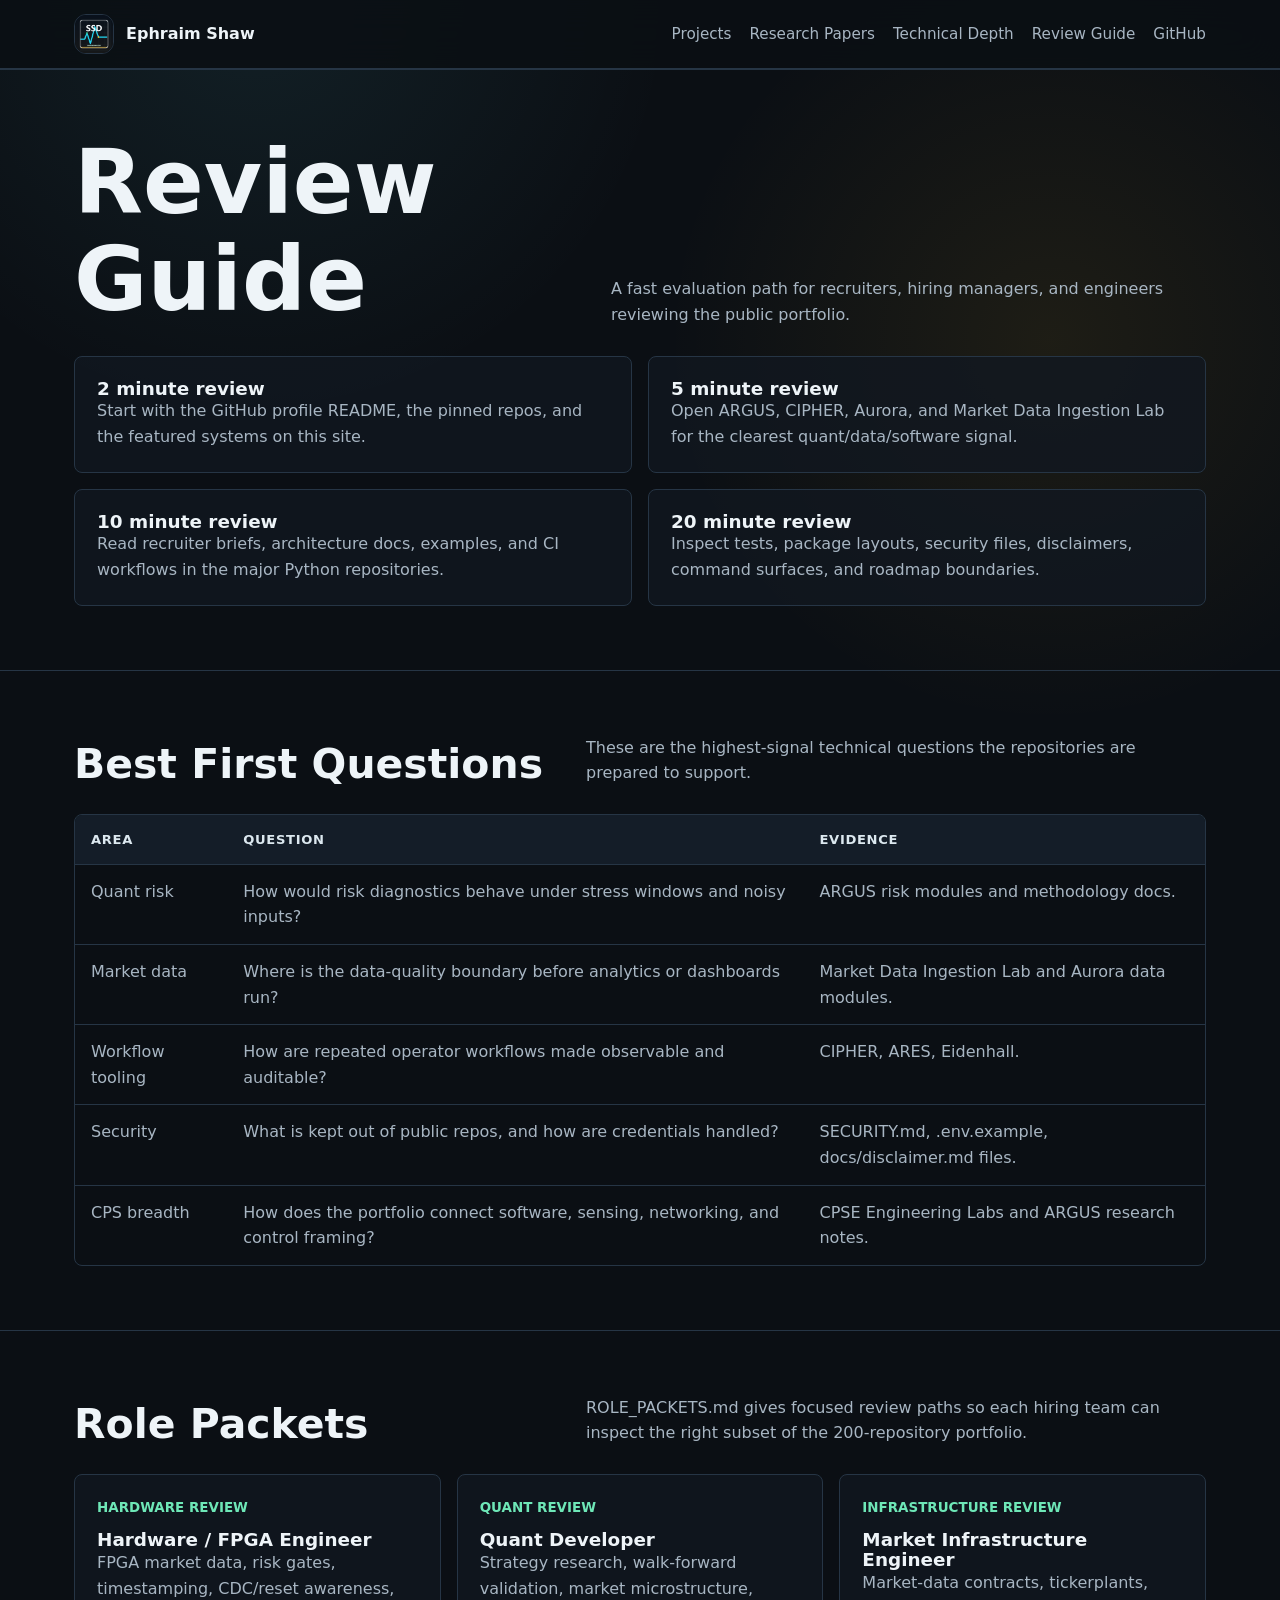
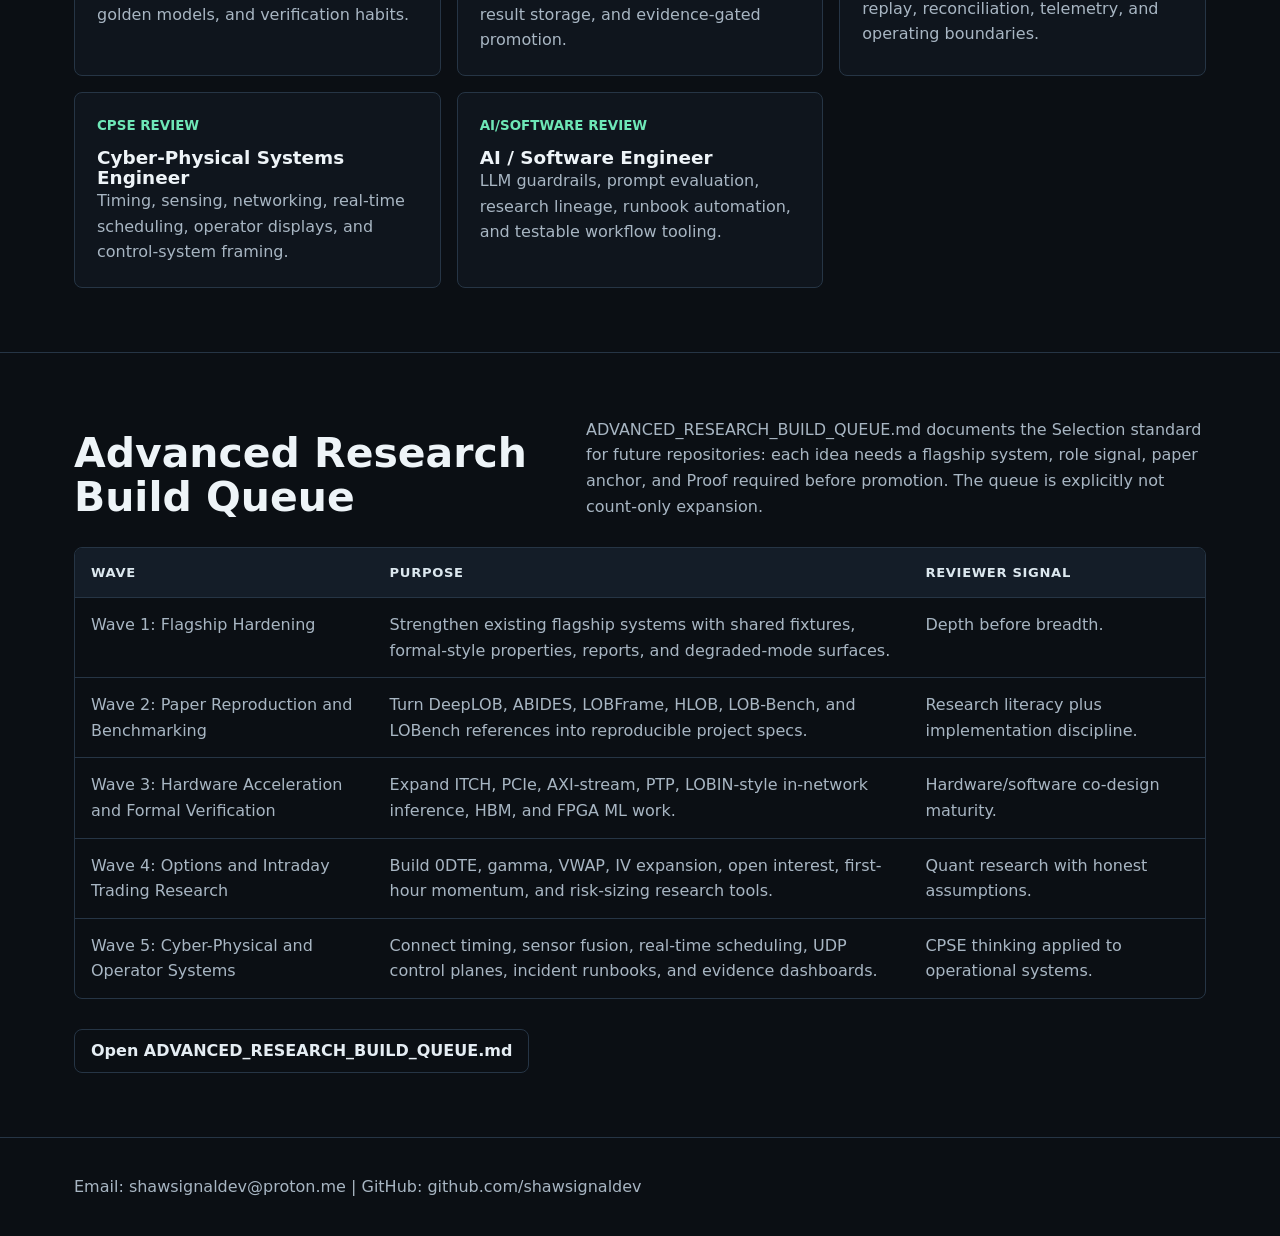
<file: review-guide.html>
<!doctype html>
<html lang="en">
  <head>
    <meta charset="utf-8">
    <meta name="viewport" content="width=device-width, initial-scale=1">
    <meta name="description" content="Role-based review guide for Ephraim Shaw GitHub portfolio.">
    <title>Review Guide | Ephraim Shaw</title>
    <link rel="icon" href="assets/profile-mark.svg" type="image/svg+xml">
    <link rel="stylesheet" href="assets/styles.css">
  </head>
  <body>
    <header class="site-header">
      <nav class="nav" aria-label="Primary navigation">
        <a class="brand" href="index.html"><img src="assets/shawsignaldev-avatar.png" alt="ShawSignalDev avatar mark"><span>Ephraim Shaw</span></a>
        <div class="nav-links">
          <a href="projects.html">Projects</a>
          <a href="papers.html">Research Papers</a>
          <a href="technical-depth.html">Technical Depth</a>
          <a href="review-guide.html">Review Guide</a>
          <a href="https://github.com/shawsignaldev">GitHub</a>
        </div>
      </nav>
    </header>

    <main>
      <section class="section">
        <div class="container">
          <div class="section-head">
            <h1>Review Guide</h1>
            <p>A fast evaluation path for recruiters, hiring managers, and engineers reviewing the public portfolio.</p>
          </div>
          <div class="grid cols-2">
            <div class="card">
              <h3>2 minute review</h3>
              <p>Start with the GitHub profile README, the pinned repos, and the featured systems on this site.</p>
            </div>
            <div class="card">
              <h3>5 minute review</h3>
              <p>Open ARGUS, CIPHER, Aurora, and Market Data Ingestion Lab for the clearest quant/data/software signal.</p>
            </div>
            <div class="card">
              <h3>10 minute review</h3>
              <p>Read recruiter briefs, architecture docs, examples, and CI workflows in the major Python repositories.</p>
            </div>
            <div class="card">
              <h3>20 minute review</h3>
              <p>Inspect tests, package layouts, security files, disclaimers, command surfaces, and roadmap boundaries.</p>
            </div>
          </div>
        </div>
      </section>

      <section class="section">
        <div class="container">
          <div class="section-head">
            <h2>Best First Questions</h2>
            <p>These are the highest-signal technical questions the repositories are prepared to support.</p>
          </div>
          <div class="table-wrap">
            <table>
              <thead>
                <tr><th>Area</th><th>Question</th><th>Evidence</th></tr>
              </thead>
              <tbody>
                <tr><td>Quant risk</td><td>How would risk diagnostics behave under stress windows and noisy inputs?</td><td>ARGUS risk modules and methodology docs.</td></tr>
                <tr><td>Market data</td><td>Where is the data-quality boundary before analytics or dashboards run?</td><td>Market Data Ingestion Lab and Aurora data modules.</td></tr>
                <tr><td>Workflow tooling</td><td>How are repeated operator workflows made observable and auditable?</td><td>CIPHER, ARES, Eidenhall.</td></tr>
                <tr><td>Security</td><td>What is kept out of public repos, and how are credentials handled?</td><td>SECURITY.md, .env.example, docs/disclaimer.md files.</td></tr>
                <tr><td>CPS breadth</td><td>How does the portfolio connect software, sensing, networking, and control framing?</td><td>CPSE Engineering Labs and ARGUS research notes.</td></tr>
              </tbody>
            </table>
          </div>
        </div>
      </section>

      <section class="section">
        <div class="container">
          <div class="section-head">
            <h2>Role Packets</h2>
            <p>ROLE_PACKETS.md gives focused review paths so each hiring team can inspect the right subset of the 200-repository portfolio.</p>
          </div>
          <div class="grid cols-3">
            <a class="card" href="https://github.com/shawsignaldev/shawsignaldev/blob/main/ROLE_PACKETS.md">
              <div class="project-meta">Hardware review</div>
              <h3>Hardware / FPGA Engineer</h3>
              <p>FPGA market data, risk gates, timestamping, CDC/reset awareness, golden models, and verification habits.</p>
            </a>
            <a class="card" href="https://github.com/shawsignaldev/shawsignaldev/blob/main/ROLE_PACKETS.md">
              <div class="project-meta">Quant review</div>
              <h3>Quant Developer</h3>
              <p>Strategy research, walk-forward validation, market microstructure, result storage, and evidence-gated promotion.</p>
            </a>
            <a class="card" href="https://github.com/shawsignaldev/shawsignaldev/blob/main/ROLE_PACKETS.md">
              <div class="project-meta">Infrastructure review</div>
              <h3>Market Infrastructure Engineer</h3>
              <p>Market-data contracts, tickerplants, replay, reconciliation, telemetry, and operating boundaries.</p>
            </a>
            <a class="card" href="https://github.com/shawsignaldev/shawsignaldev/blob/main/ROLE_PACKETS.md">
              <div class="project-meta">CPSE review</div>
              <h3>Cyber-Physical Systems Engineer</h3>
              <p>Timing, sensing, networking, real-time scheduling, operator displays, and control-system framing.</p>
            </a>
            <a class="card" href="https://github.com/shawsignaldev/shawsignaldev/blob/main/ROLE_PACKETS.md">
              <div class="project-meta">AI/software review</div>
              <h3>AI / Software Engineer</h3>
              <p>LLM guardrails, prompt evaluation, research lineage, runbook automation, and testable workflow tooling.</p>
            </a>
          </div>
        </div>
      </section>

      <section class="section">
        <div class="container">
          <div class="section-head">
            <h2>Advanced Research Build Queue</h2>
            <p>ADVANCED_RESEARCH_BUILD_QUEUE.md documents the Selection standard for future repositories: each idea needs a flagship system, role signal, paper anchor, and Proof required before promotion. The queue is explicitly not count-only expansion.</p>
          </div>
          <div class="table-wrap">
            <table>
              <thead>
                <tr><th>Wave</th><th>Purpose</th><th>Reviewer signal</th></tr>
              </thead>
              <tbody>
                <tr><td>Wave 1: Flagship Hardening</td><td>Strengthen existing flagship systems with shared fixtures, formal-style properties, reports, and degraded-mode surfaces.</td><td>Depth before breadth.</td></tr>
                <tr><td>Wave 2: Paper Reproduction and Benchmarking</td><td>Turn DeepLOB, ABIDES, LOBFrame, HLOB, LOB-Bench, and LOBench references into reproducible project specs.</td><td>Research literacy plus implementation discipline.</td></tr>
                <tr><td>Wave 3: Hardware Acceleration and Formal Verification</td><td>Expand ITCH, PCIe, AXI-stream, PTP, LOBIN-style in-network inference, HBM, and FPGA ML work.</td><td>Hardware/software co-design maturity.</td></tr>
                <tr><td>Wave 4: Options and Intraday Trading Research</td><td>Build 0DTE, gamma, VWAP, IV expansion, open interest, first-hour momentum, and risk-sizing research tools.</td><td>Quant research with honest assumptions.</td></tr>
                <tr><td>Wave 5: Cyber-Physical and Operator Systems</td><td>Connect timing, sensor fusion, real-time scheduling, UDP control planes, incident runbooks, and evidence dashboards.</td><td>CPSE thinking applied to operational systems.</td></tr>
              </tbody>
            </table>
          </div>
          <div class="actions">
            <a class="button secondary" href="https://github.com/shawsignaldev/shawsignaldev/blob/main/ADVANCED_RESEARCH_BUILD_QUEUE.md">Open ADVANCED_RESEARCH_BUILD_QUEUE.md</a>
          </div>
        </div>
      </section>
    </main>

    <footer class="site-footer">
      <div class="container"><p>Email: <a href="mailto:shawsignaldev@proton.me">shawsignaldev@proton.me</a> | GitHub: <a href="https://github.com/shawsignaldev">github.com/shawsignaldev</a></p></div>
    </footer>
  </body>
</html>
</file>
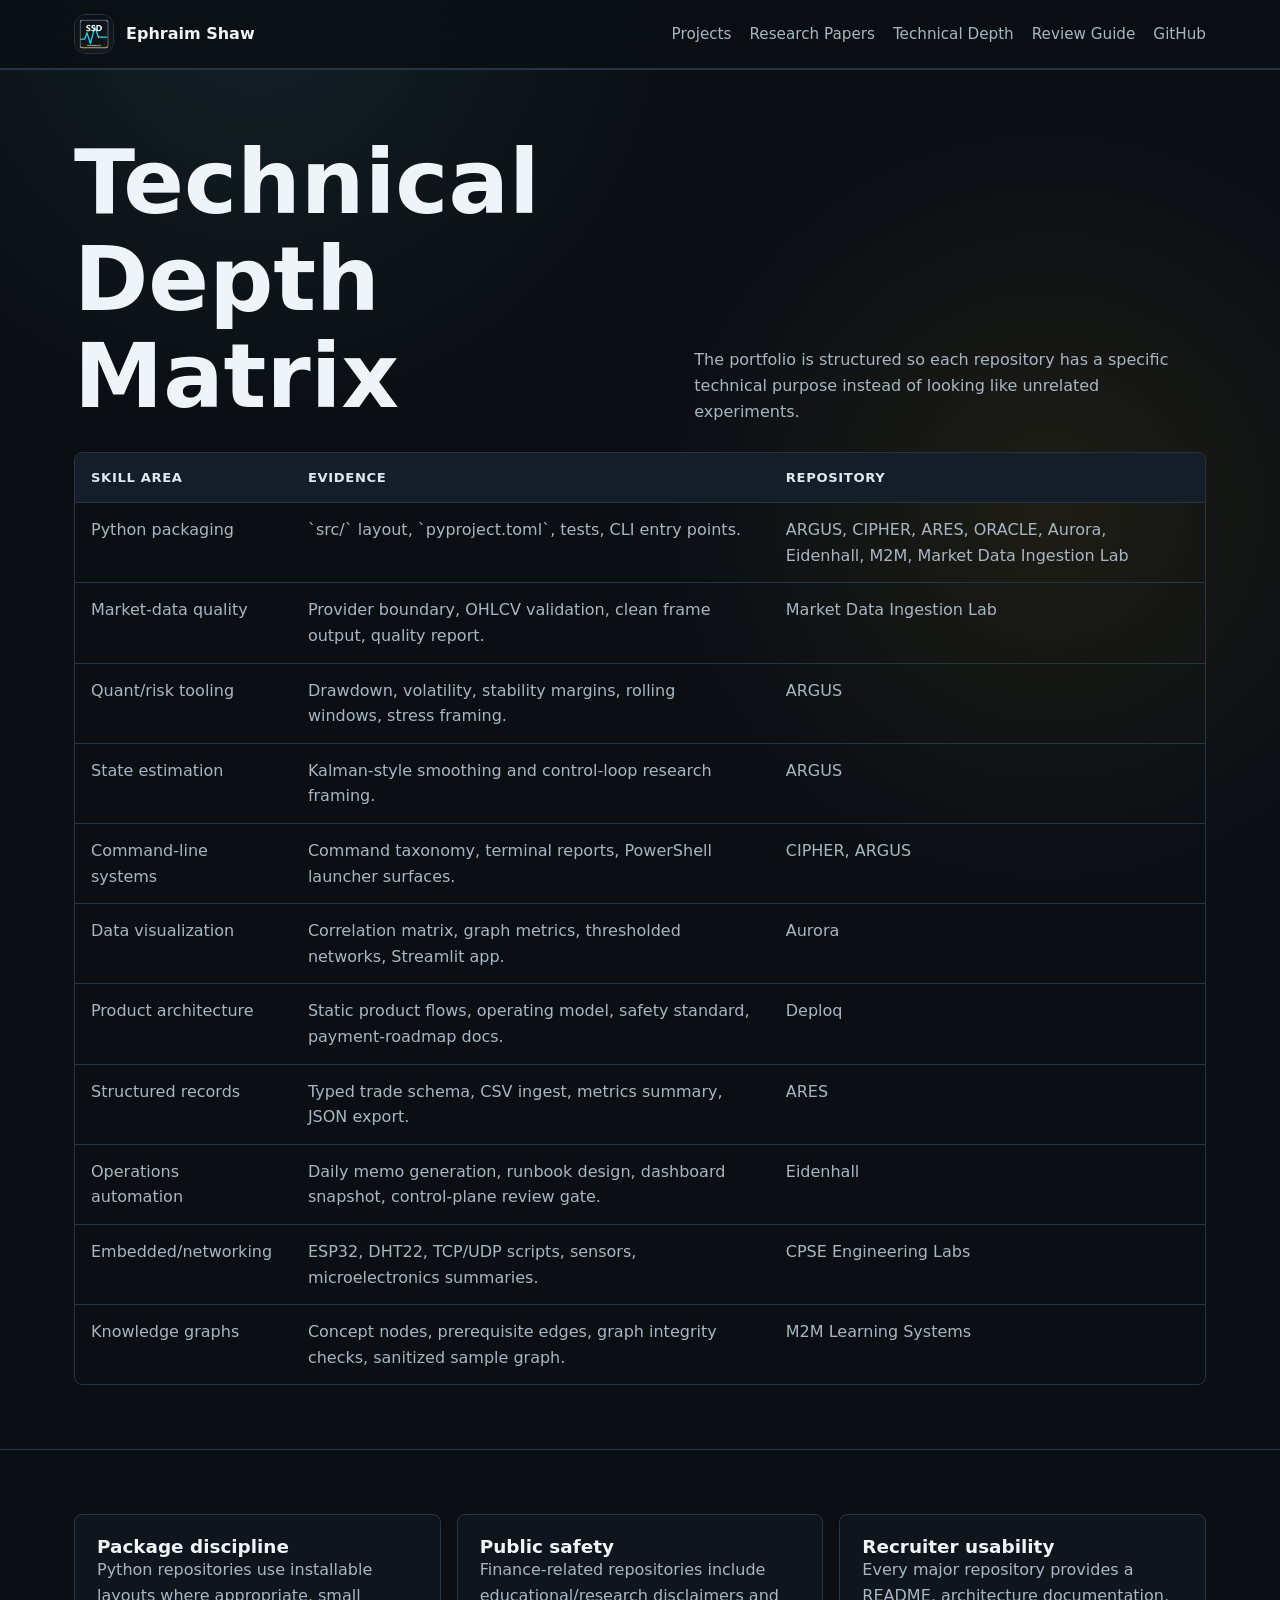
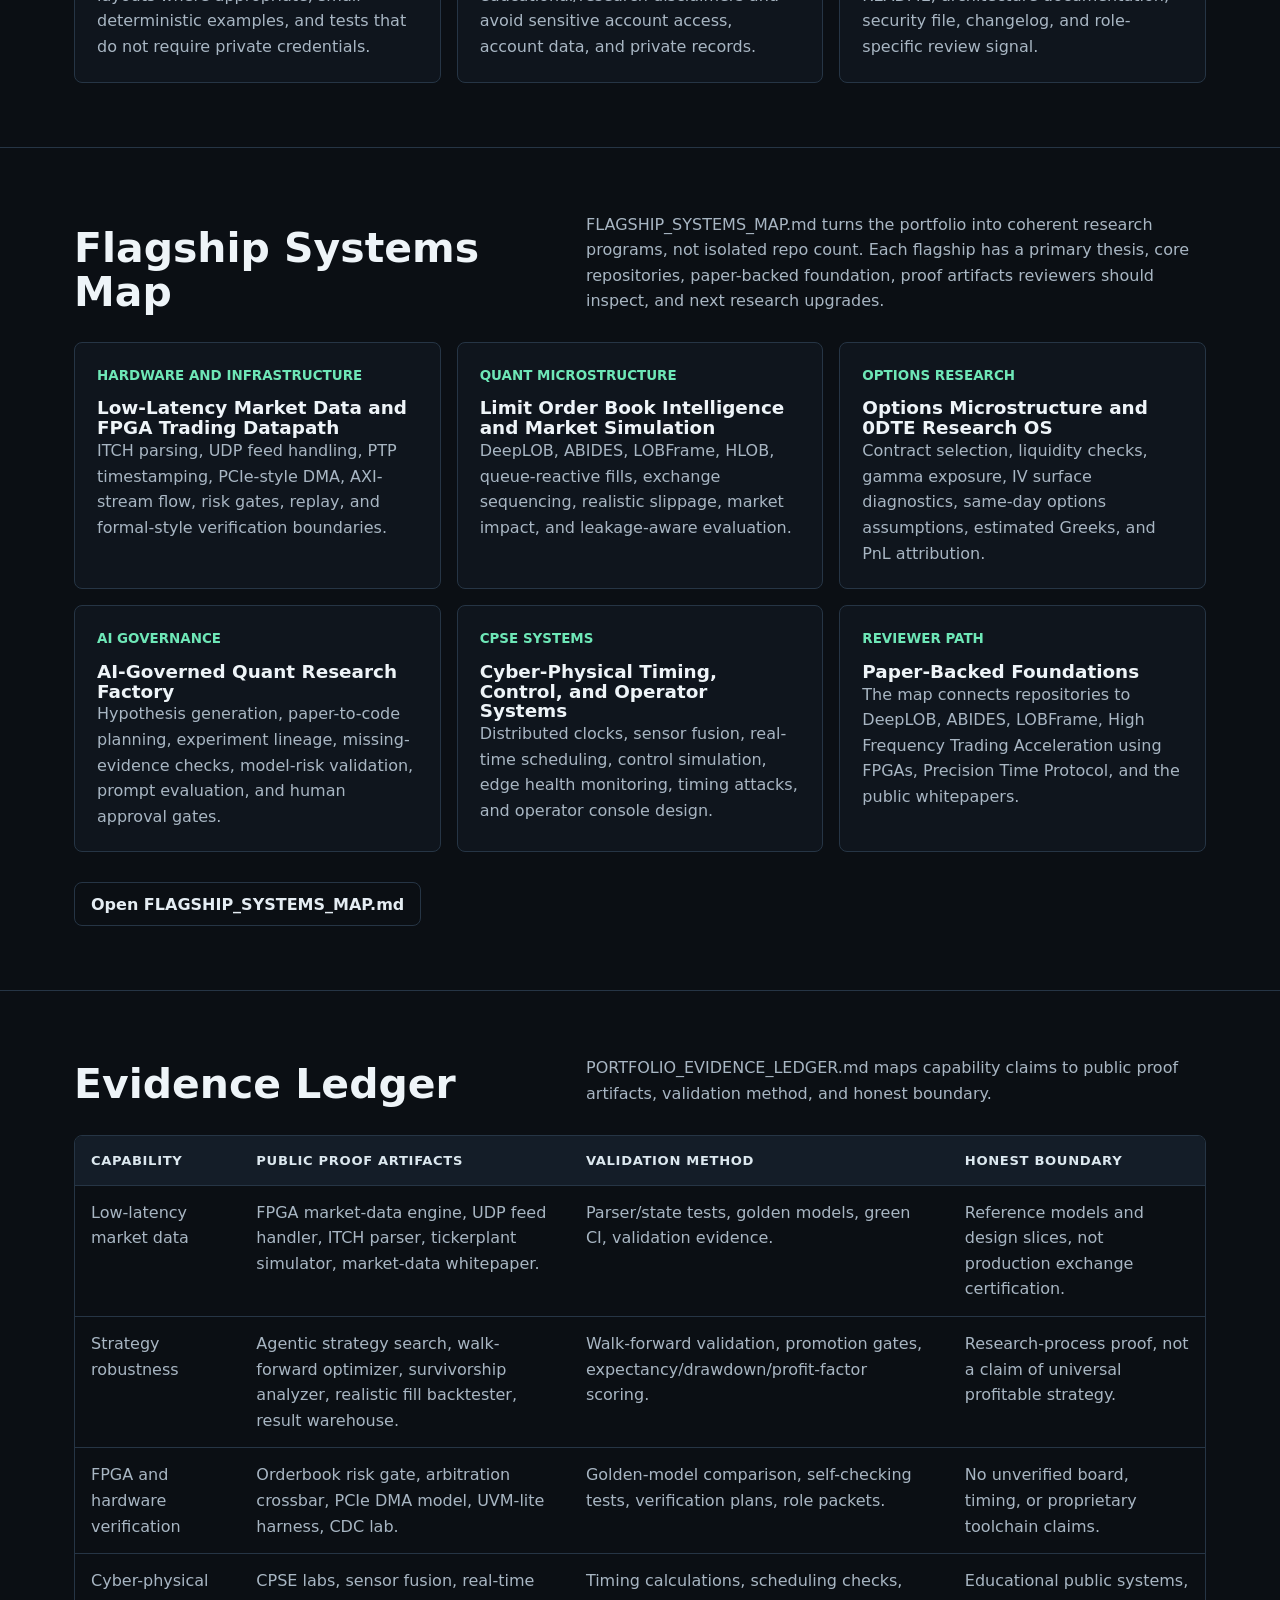
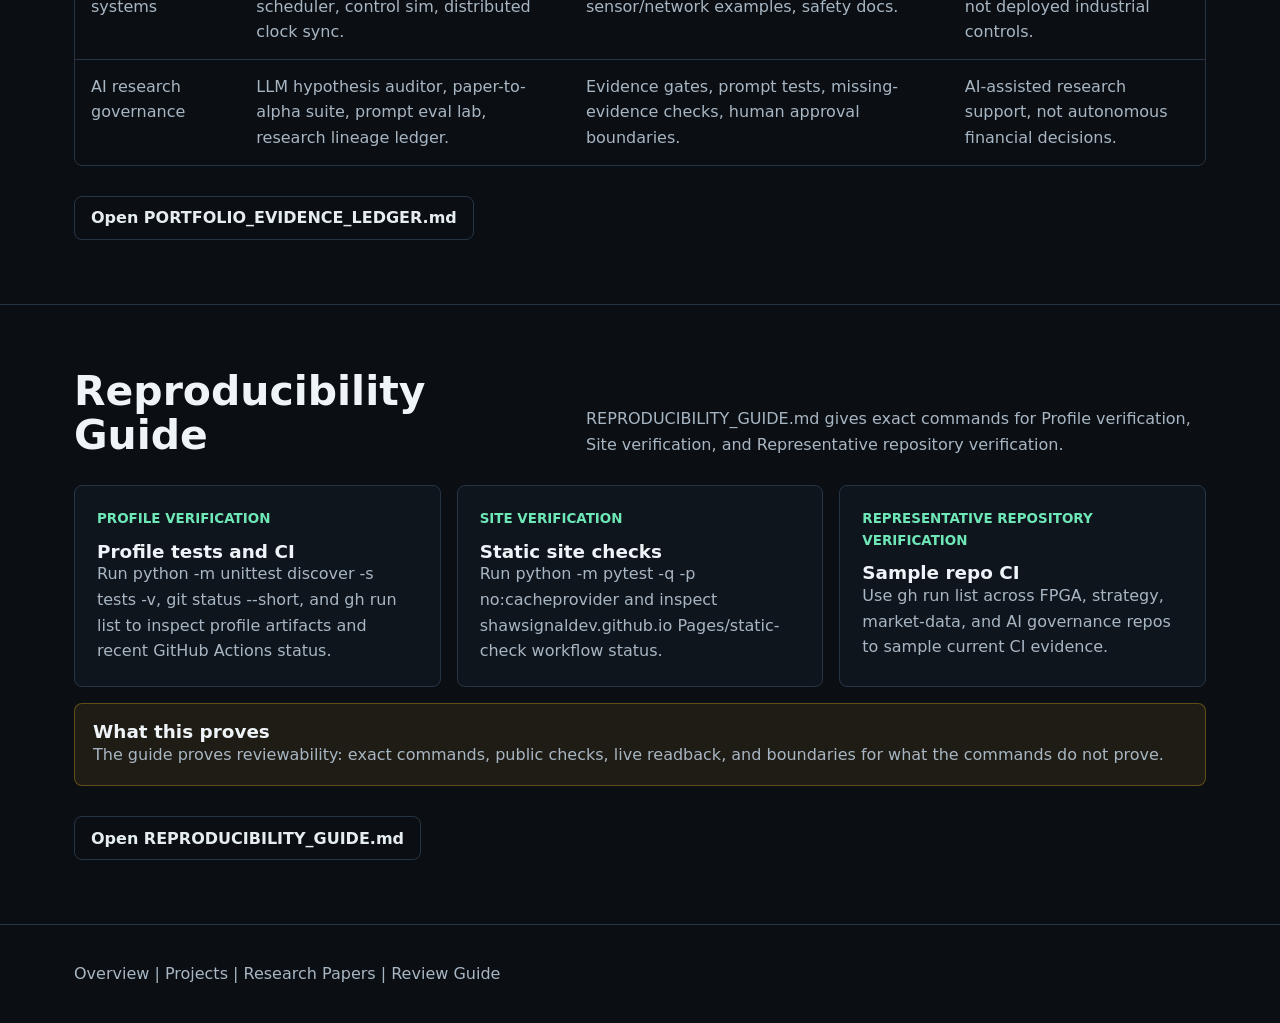
<file: technical-depth.html>
<!doctype html>
<html lang="en">
  <head>
    <meta charset="utf-8">
    <meta name="viewport" content="width=device-width, initial-scale=1">
    <meta name="description" content="Technical depth matrix for Ephraim Shaw portfolio.">
    <title>Technical Depth | Ephraim Shaw</title>
    <link rel="icon" href="assets/profile-mark.svg" type="image/svg+xml">
    <link rel="stylesheet" href="assets/styles.css">
  </head>
  <body>
    <header class="site-header">
      <nav class="nav" aria-label="Primary navigation">
        <a class="brand" href="index.html"><img src="assets/shawsignaldev-avatar.png" alt="ShawSignalDev avatar mark"><span>Ephraim Shaw</span></a>
        <div class="nav-links">
          <a href="projects.html">Projects</a>
          <a href="papers.html">Research Papers</a>
          <a href="technical-depth.html">Technical Depth</a>
          <a href="review-guide.html">Review Guide</a>
          <a href="https://github.com/shawsignaldev">GitHub</a>
        </div>
      </nav>
    </header>

    <main>
      <section class="section">
        <div class="container">
          <div class="section-head">
            <h1>Technical Depth Matrix</h1>
            <p>The portfolio is structured so each repository has a specific technical purpose instead of looking like unrelated experiments.</p>
          </div>
          <div class="table-wrap">
            <table>
              <thead>
                <tr><th>Skill area</th><th>Evidence</th><th>Repository</th></tr>
              </thead>
              <tbody>
                <tr><td>Python packaging</td><td>`src/` layout, `pyproject.toml`, tests, CLI entry points.</td><td>ARGUS, CIPHER, ARES, ORACLE, Aurora, Eidenhall, M2M, Market Data Ingestion Lab</td></tr>
                <tr><td>Market-data quality</td><td>Provider boundary, OHLCV validation, clean frame output, quality report.</td><td>Market Data Ingestion Lab</td></tr>
                <tr><td>Quant/risk tooling</td><td>Drawdown, volatility, stability margins, rolling windows, stress framing.</td><td>ARGUS</td></tr>
                <tr><td>State estimation</td><td>Kalman-style smoothing and control-loop research framing.</td><td>ARGUS</td></tr>
                <tr><td>Command-line systems</td><td>Command taxonomy, terminal reports, PowerShell launcher surfaces.</td><td>CIPHER, ARGUS</td></tr>
                <tr><td>Data visualization</td><td>Correlation matrix, graph metrics, thresholded networks, Streamlit app.</td><td>Aurora</td></tr>
                <tr><td>Product architecture</td><td>Static product flows, operating model, safety standard, payment-roadmap docs.</td><td>Deploq</td></tr>
                <tr><td>Structured records</td><td>Typed trade schema, CSV ingest, metrics summary, JSON export.</td><td>ARES</td></tr>
                <tr><td>Operations automation</td><td>Daily memo generation, runbook design, dashboard snapshot, control-plane review gate.</td><td>Eidenhall</td></tr>
                <tr><td>Embedded/networking</td><td>ESP32, DHT22, TCP/UDP scripts, sensors, microelectronics summaries.</td><td>CPSE Engineering Labs</td></tr>
                <tr><td>Knowledge graphs</td><td>Concept nodes, prerequisite edges, graph integrity checks, sanitized sample graph.</td><td>M2M Learning Systems</td></tr>
              </tbody>
            </table>
          </div>
        </div>
      </section>

      <section class="section">
        <div class="container grid cols-3">
          <div class="card">
            <h3>Package discipline</h3>
            <p>Python repositories use installable layouts where appropriate, small deterministic examples, and tests that do not require private credentials.</p>
          </div>
          <div class="card">
            <h3>Public safety</h3>
            <p>Finance-related repositories include educational/research disclaimers and avoid sensitive account access, account data, and private records.</p>
          </div>
          <div class="card">
            <h3>Recruiter usability</h3>
            <p>Every major repository provides a README, architecture documentation, security file, changelog, and role-specific review signal.</p>
          </div>
        </div>
      </section>

      <section class="section">
        <div class="container">
          <div class="section-head">
            <h2>Flagship Systems Map</h2>
            <p>FLAGSHIP_SYSTEMS_MAP.md turns the portfolio into coherent research programs, not isolated repo count. Each flagship has a primary thesis, core repositories, paper-backed foundation, proof artifacts reviewers should inspect, and next research upgrades.</p>
          </div>
          <div class="grid cols-3">
            <div class="card">
              <div class="project-meta">Hardware and infrastructure</div>
              <h3>Low-Latency Market Data and FPGA Trading Datapath</h3>
              <p>ITCH parsing, UDP feed handling, PTP timestamping, PCIe-style DMA, AXI-stream flow, risk gates, replay, and formal-style verification boundaries.</p>
            </div>
            <div class="card">
              <div class="project-meta">Quant microstructure</div>
              <h3>Limit Order Book Intelligence and Market Simulation</h3>
              <p>DeepLOB, ABIDES, LOBFrame, HLOB, queue-reactive fills, exchange sequencing, realistic slippage, market impact, and leakage-aware evaluation.</p>
            </div>
            <div class="card">
              <div class="project-meta">Options research</div>
              <h3>Options Microstructure and 0DTE Research OS</h3>
              <p>Contract selection, liquidity checks, gamma exposure, IV surface diagnostics, same-day options assumptions, estimated Greeks, and PnL attribution.</p>
            </div>
            <div class="card">
              <div class="project-meta">AI governance</div>
              <h3>AI-Governed Quant Research Factory</h3>
              <p>Hypothesis generation, paper-to-code planning, experiment lineage, missing-evidence checks, model-risk validation, prompt evaluation, and human approval gates.</p>
            </div>
            <div class="card">
              <div class="project-meta">CPSE systems</div>
              <h3>Cyber-Physical Timing, Control, and Operator Systems</h3>
              <p>Distributed clocks, sensor fusion, real-time scheduling, control simulation, edge health monitoring, timing attacks, and operator console design.</p>
            </div>
            <div class="card">
              <div class="project-meta">Reviewer path</div>
              <h3>Paper-Backed Foundations</h3>
              <p>The map connects repositories to DeepLOB, ABIDES, LOBFrame, High Frequency Trading Acceleration using FPGAs, Precision Time Protocol, and the public whitepapers.</p>
            </div>
          </div>
          <div class="actions">
            <a class="button secondary" href="https://github.com/shawsignaldev/shawsignaldev/blob/main/FLAGSHIP_SYSTEMS_MAP.md">Open FLAGSHIP_SYSTEMS_MAP.md</a>
          </div>
        </div>
      </section>

      <section class="section">
        <div class="container">
          <div class="section-head">
            <h2>Evidence Ledger</h2>
            <p>PORTFOLIO_EVIDENCE_LEDGER.md maps capability claims to public proof artifacts, validation method, and honest boundary.</p>
          </div>
          <div class="table-wrap">
            <table>
              <thead>
                <tr><th>Capability</th><th>Public proof artifacts</th><th>Validation method</th><th>Honest boundary</th></tr>
              </thead>
              <tbody>
                <tr><td>Low-latency market data</td><td>FPGA market-data engine, UDP feed handler, ITCH parser, tickerplant simulator, market-data whitepaper.</td><td>Parser/state tests, golden models, green CI, validation evidence.</td><td>Reference models and design slices, not production exchange certification.</td></tr>
                <tr><td>Strategy robustness</td><td>Agentic strategy search, walk-forward optimizer, survivorship analyzer, realistic fill backtester, result warehouse.</td><td>Walk-forward validation, promotion gates, expectancy/drawdown/profit-factor scoring.</td><td>Research-process proof, not a claim of universal profitable strategy.</td></tr>
                <tr><td>FPGA and hardware verification</td><td>Orderbook risk gate, arbitration crossbar, PCIe DMA model, UVM-lite harness, CDC lab.</td><td>Golden-model comparison, self-checking tests, verification plans, role packets.</td><td>No unverified board, timing, or proprietary toolchain claims.</td></tr>
                <tr><td>Cyber-physical systems</td><td>CPSE labs, sensor fusion, real-time scheduler, control sim, distributed clock sync.</td><td>Timing calculations, scheduling checks, sensor/network examples, safety docs.</td><td>Educational public systems, not deployed industrial controls.</td></tr>
                <tr><td>AI research governance</td><td>LLM hypothesis auditor, paper-to-alpha suite, prompt eval lab, research lineage ledger.</td><td>Evidence gates, prompt tests, missing-evidence checks, human approval boundaries.</td><td>AI-assisted research support, not autonomous financial decisions.</td></tr>
              </tbody>
            </table>
          </div>
          <div class="actions">
            <a class="button secondary" href="https://github.com/shawsignaldev/shawsignaldev/blob/main/PORTFOLIO_EVIDENCE_LEDGER.md">Open PORTFOLIO_EVIDENCE_LEDGER.md</a>
          </div>
        </div>
      </section>

      <section class="section">
        <div class="container">
          <div class="section-head">
            <h2>Reproducibility Guide</h2>
            <p>REPRODUCIBILITY_GUIDE.md gives exact commands for Profile verification, Site verification, and Representative repository verification.</p>
          </div>
          <div class="grid cols-3">
            <div class="card">
              <div class="project-meta">Profile verification</div>
              <h3>Profile tests and CI</h3>
              <p>Run python -m unittest discover -s tests -v, git status --short, and gh run list to inspect profile artifacts and recent GitHub Actions status.</p>
            </div>
            <div class="card">
              <div class="project-meta">Site verification</div>
              <h3>Static site checks</h3>
              <p>Run python -m pytest -q -p no:cacheprovider and inspect shawsignaldev.github.io Pages/static-check workflow status.</p>
            </div>
            <div class="card">
              <div class="project-meta">Representative repository verification</div>
              <h3>Sample repo CI</h3>
              <p>Use gh run list across FPGA, strategy, market-data, and AI governance repos to sample current CI evidence.</p>
            </div>
          </div>
          <div class="notice" style="margin-top: 16px;">
            <h3>What this proves</h3>
            <p>The guide proves reviewability: exact commands, public checks, live readback, and boundaries for what the commands do not prove.</p>
          </div>
          <div class="actions">
            <a class="button secondary" href="https://github.com/shawsignaldev/shawsignaldev/blob/main/REPRODUCIBILITY_GUIDE.md">Open REPRODUCIBILITY_GUIDE.md</a>
          </div>
        </div>
      </section>
    </main>

    <footer class="site-footer">
      <div class="container"><p><a href="index.html">Overview</a> | <a href="projects.html">Projects</a> | <a href="papers.html">Research Papers</a> | <a href="review-guide.html">Review Guide</a></p></div>
    </footer>
  </body>
</html>
</file>
<file: assets/styles.css>
:root {
  color-scheme: dark;
  --bg: #0b0f14;
  --surface: #111820;
  --surface-2: #151f2a;
  --text: #eef4f8;
  --muted: #a8b6c3;
  --line: #263545;
  --green: #6ee7b7;
  --cyan: #67e8f9;
  --amber: #fbbf24;
  --red: #f87171;
  --max: 1180px;
}

* {
  box-sizing: border-box;
}

body {
  margin: 0;
  background:
    radial-gradient(circle at 20% 0%, rgba(103, 232, 249, 0.08), transparent 26rem),
    radial-gradient(circle at 82% 12%, rgba(251, 191, 36, 0.08), transparent 24rem),
    var(--bg);
  color: var(--text);
  font-family: Inter, ui-sans-serif, system-ui, -apple-system, BlinkMacSystemFont, "Segoe UI", sans-serif;
  line-height: 1.6;
}

a {
  color: inherit;
  text-decoration: none;
}

a:hover {
  color: var(--cyan);
}

.site-header {
  border-bottom: 1px solid var(--line);
  background: rgba(11, 15, 20, 0.88);
  position: sticky;
  top: 0;
  z-index: 10;
  backdrop-filter: blur(16px);
}

.nav {
  align-items: center;
  display: flex;
  justify-content: space-between;
  margin: 0 auto;
  max-width: var(--max);
  min-height: 68px;
  padding: 0 24px;
}

.brand {
  align-items: center;
  display: flex;
  gap: 12px;
  font-weight: 700;
  letter-spacing: 0;
}

.brand img {
  border: 1px solid var(--line);
  border-radius: 12px;
  height: 40px;
  width: 40px;
}

.nav-links {
  display: flex;
  gap: 18px;
  font-size: 0.95rem;
  color: var(--muted);
}

.container {
  margin: 0 auto;
  max-width: var(--max);
  padding: 0 24px;
}

.hero {
  display: grid;
  gap: 40px;
  grid-template-columns: minmax(0, 1.4fr) minmax(300px, 0.6fr);
  padding: 86px 24px 64px;
}

.eyebrow {
  color: var(--green);
  font-size: 0.85rem;
  font-weight: 700;
  letter-spacing: 0.08em;
  text-transform: uppercase;
}

h1,
h2,
h3 {
  line-height: 1.08;
  margin: 0;
}

h1 {
  font-size: clamp(3rem, 7vw, 6.5rem);
  max-width: 980px;
}

h2 {
  font-size: clamp(1.8rem, 3.2vw, 3rem);
}

h3 {
  font-size: 1.15rem;
}

p {
  color: var(--muted);
  margin: 0;
}

.lead {
  color: #dbe7ee;
  font-size: 1.2rem;
  margin-top: 24px;
  max-width: 820px;
}

.actions {
  display: flex;
  flex-wrap: wrap;
  gap: 12px;
  margin-top: 30px;
}

.button {
  align-items: center;
  border: 1px solid var(--line);
  border-radius: 8px;
  display: inline-flex;
  font-weight: 700;
  min-height: 44px;
  padding: 0 16px;
}

.button.primary {
  background: #f8fafc;
  color: #0b0f14;
}

.button.secondary {
  color: #e5edf3;
}

.signal-panel {
  align-self: end;
  background: linear-gradient(180deg, rgba(21, 31, 42, 0.96), rgba(17, 24, 32, 0.96));
  border: 1px solid var(--line);
  border-radius: 8px;
  padding: 22px;
}

.signal-panel img {
  border-radius: 24px;
  display: block;
  margin-bottom: 20px;
  width: 96px;
}

.metric-grid {
  display: grid;
  gap: 12px;
  grid-template-columns: repeat(2, minmax(0, 1fr));
  margin-top: 20px;
}

.metric {
  border-top: 1px solid var(--line);
  padding-top: 12px;
}

.metric strong {
  color: var(--text);
  display: block;
  font-size: 1.55rem;
}

.section {
  border-top: 1px solid var(--line);
  padding: 64px 0;
}

.section-head {
  align-items: end;
  display: flex;
  gap: 24px;
  justify-content: space-between;
  margin-bottom: 28px;
}

.section-head p {
  max-width: 620px;
}

.grid {
  display: grid;
  gap: 16px;
}

.grid.cols-3 {
  grid-template-columns: repeat(3, minmax(0, 1fr));
}

.grid.cols-2 {
  grid-template-columns: repeat(2, minmax(0, 1fr));
}

.card {
  background: rgba(17, 24, 32, 0.78);
  border: 1px solid var(--line);
  border-radius: 8px;
  padding: 22px;
}

.card.featured {
  min-height: 230px;
}

.tag-row {
  display: flex;
  flex-wrap: wrap;
  gap: 8px;
  margin-top: 16px;
}

.tag {
  border: 1px solid rgba(168, 182, 195, 0.3);
  border-radius: 999px;
  color: #cbd5df;
  font-size: 0.78rem;
  padding: 4px 9px;
}

.project-meta {
  color: var(--green);
  font-size: 0.84rem;
  font-weight: 700;
  margin-bottom: 12px;
  text-transform: uppercase;
}

.table-wrap {
  border: 1px solid var(--line);
  border-radius: 8px;
  overflow-x: auto;
}

table {
  border-collapse: collapse;
  min-width: 780px;
  width: 100%;
}

th,
td {
  border-bottom: 1px solid var(--line);
  padding: 14px 16px;
  text-align: left;
  vertical-align: top;
}

th {
  background: rgba(21, 31, 42, 0.92);
  color: #dce8ef;
  font-size: 0.82rem;
  letter-spacing: 0.05em;
  text-transform: uppercase;
}

td {
  color: var(--muted);
}

tr:last-child td {
  border-bottom: 0;
}

.accent {
  color: var(--amber);
}

.notice {
  background: rgba(251, 191, 36, 0.08);
  border: 1px solid rgba(251, 191, 36, 0.3);
  border-radius: 8px;
  padding: 18px;
}

.site-footer {
  border-top: 1px solid var(--line);
  color: var(--muted);
  padding: 36px 0;
}

@media (max-width: 840px) {
  .nav {
    align-items: flex-start;
    flex-direction: column;
    gap: 14px;
    padding: 16px 20px;
  }

  .nav-links {
    flex-wrap: wrap;
    gap: 12px;
  }

  .hero {
    grid-template-columns: 1fr;
    padding-top: 54px;
  }

  .grid.cols-3,
  .grid.cols-2 {
    grid-template-columns: 1fr;
  }

  .section-head {
    align-items: flex-start;
    flex-direction: column;
  }
}
</file>
